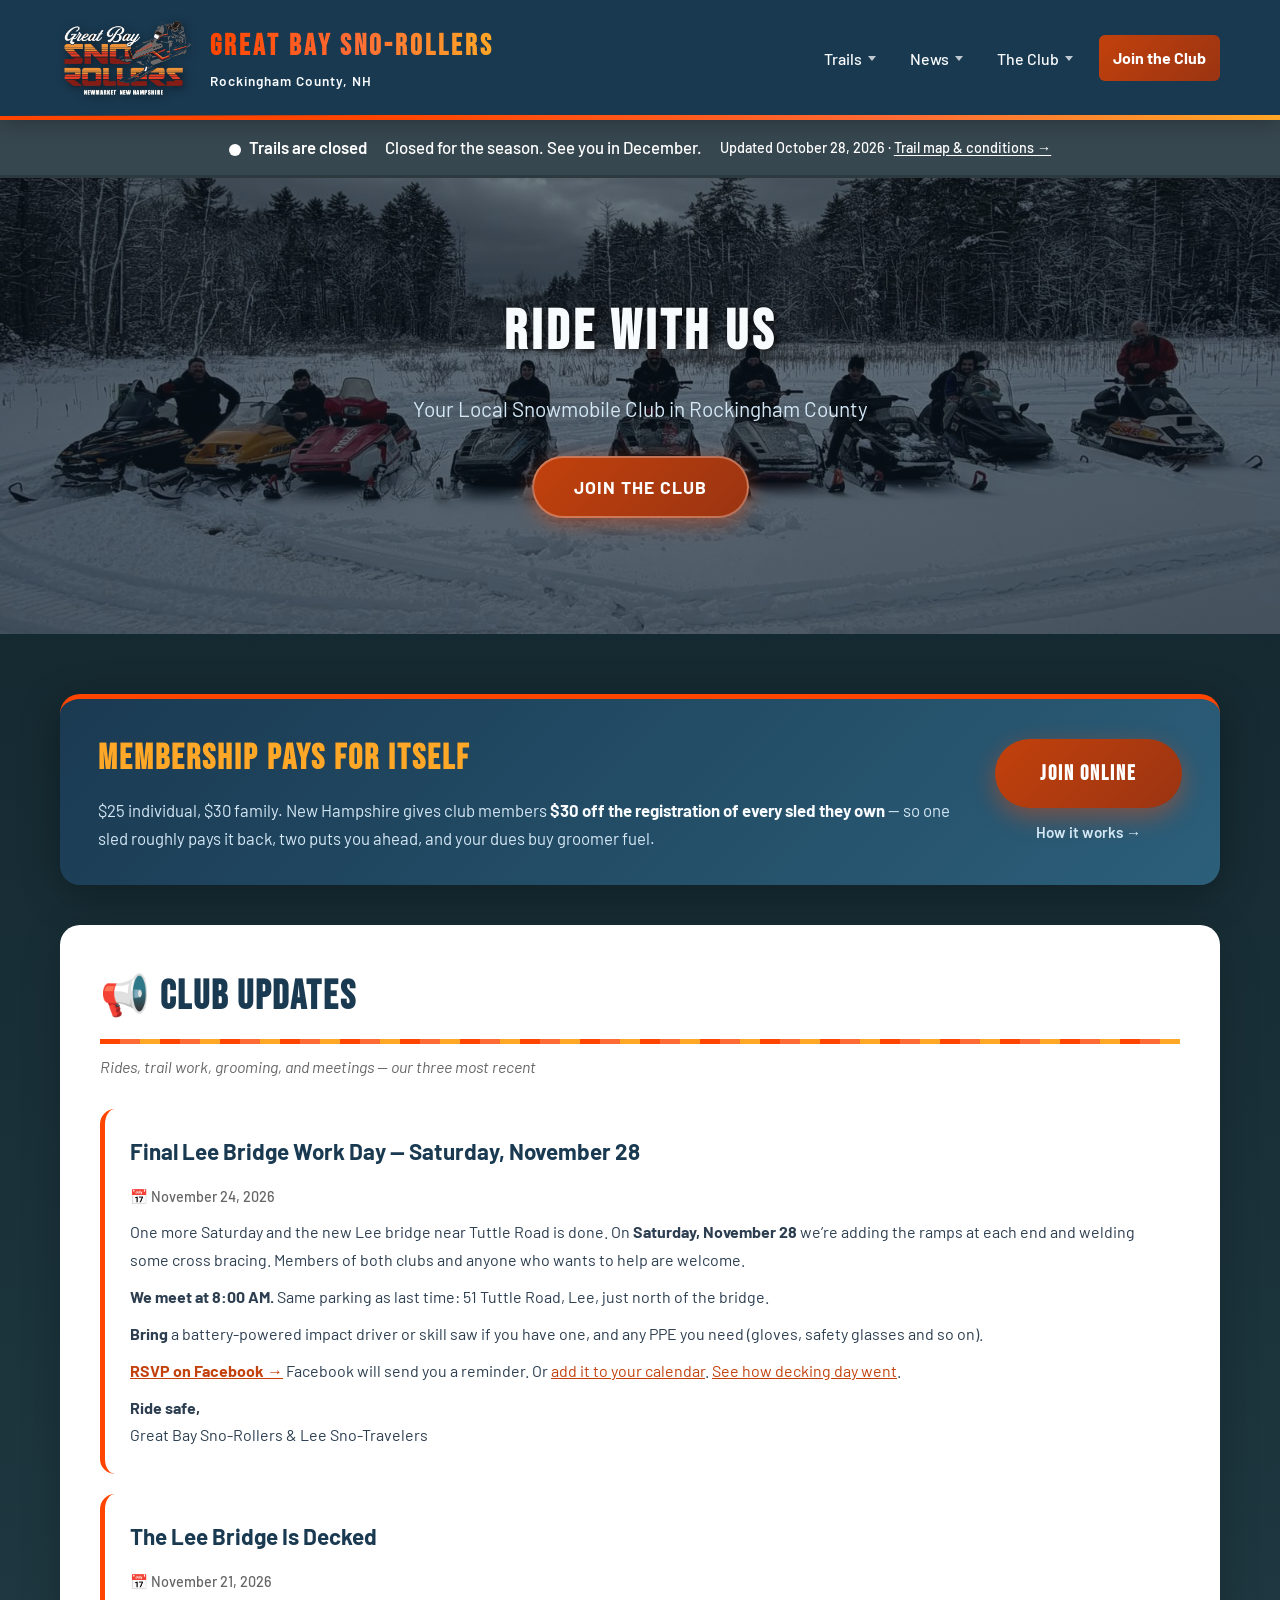
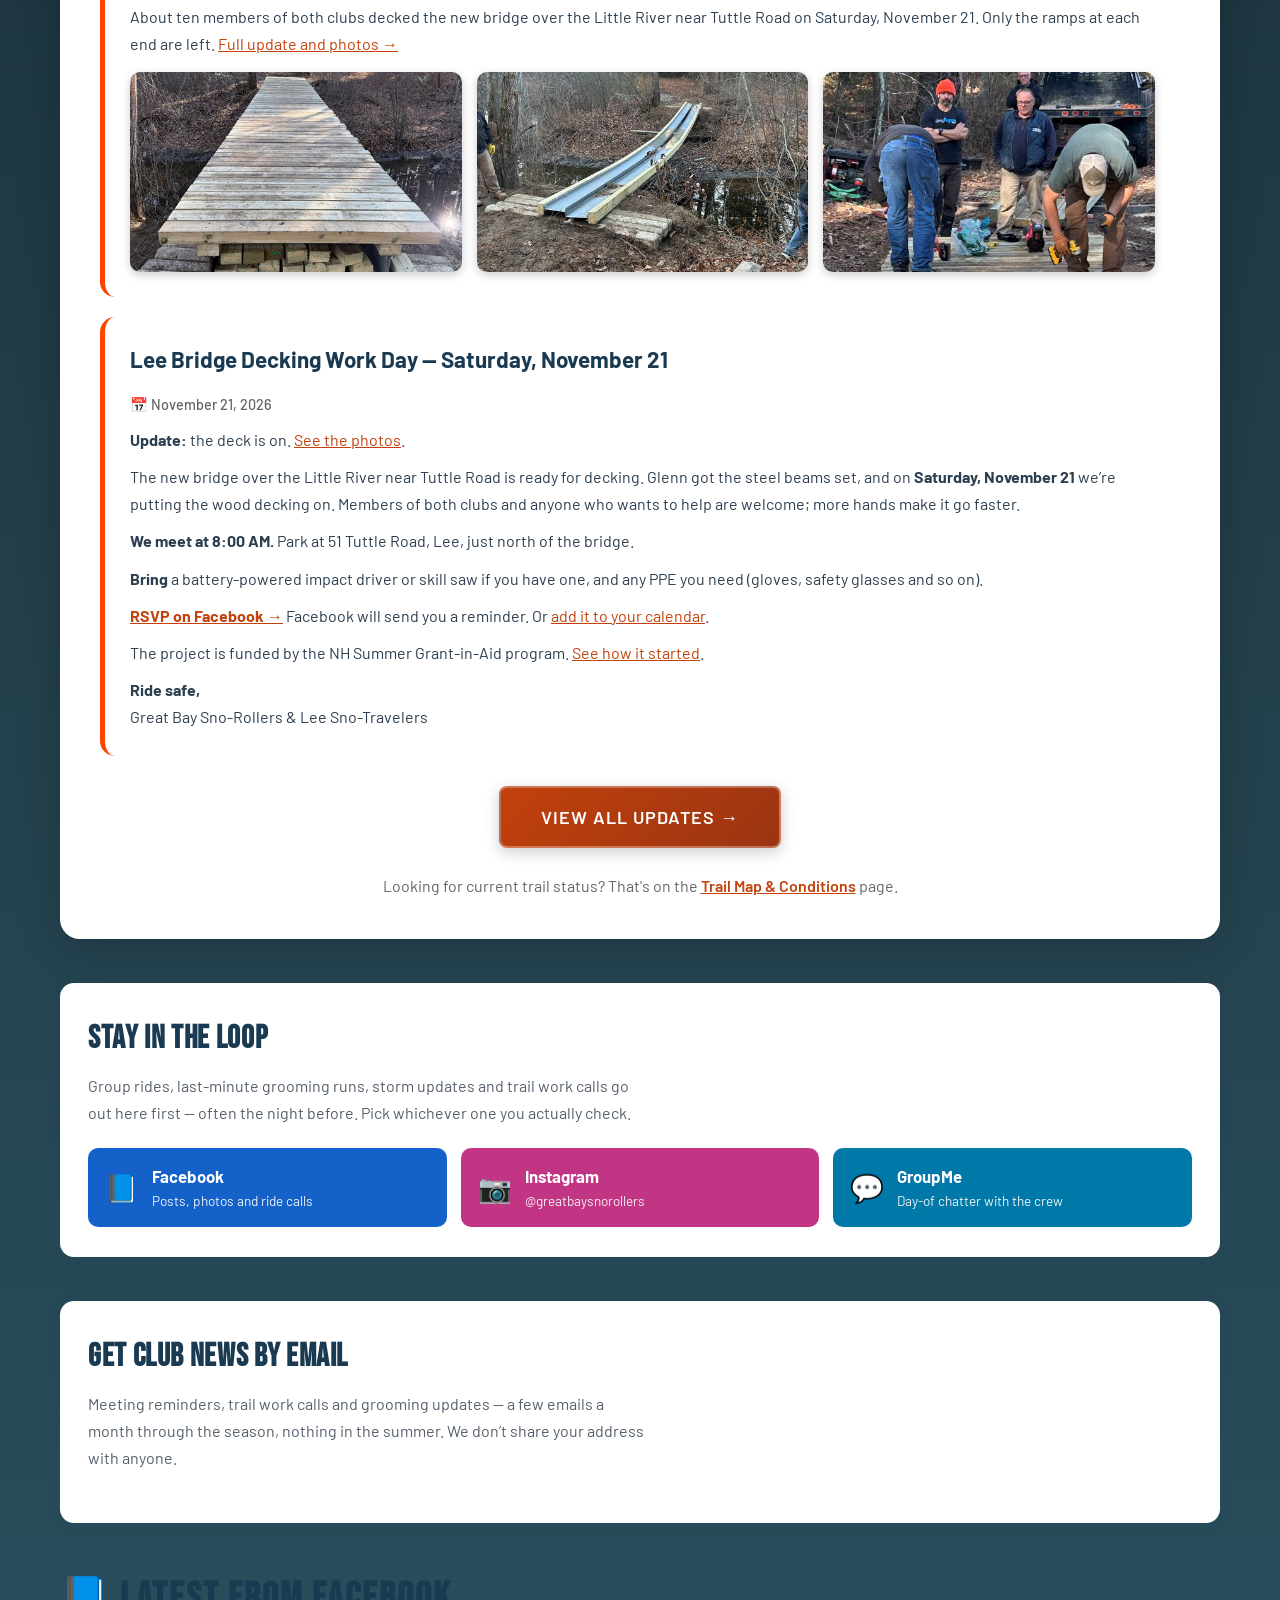
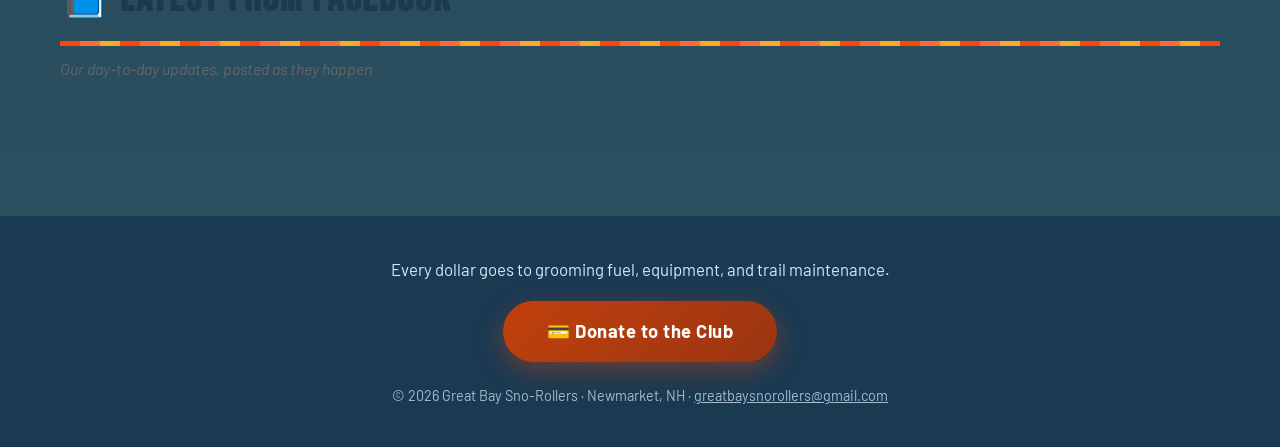
<file: index.html>
<!DOCTYPE html>
<html lang="en">
<head>
    <meta charset="UTF-8">
    <meta name="viewport" content="width=device-width, initial-scale=1.0">
    <title>Great Bay Sno-Rollers - Rockingham County, NH Snowmobile Club</title>
    <meta name="description" content="Great Bay Sno-Rollers is a premier snowmobile club in Rockingham County, NH. Join us for trail rides, events, and community. Get trail updates, weather forecasts, and connect with fellow snowmobile enthusiasts.">
    <meta name="keywords" content="snowmobile, Rockingham County NH, Great Bay Sno-Rollers, snowmobile club, trail updates, NH snowmobiling, winter sports">

    <!-- Open Graph / Facebook -->
    <meta property="og:type" content="website">
    <meta property="og:url" content="https://greatbaysnorollers.com/">
    <meta property="og:title" content="Great Bay Sno-Rollers - NH Snowmobile Club">
    <meta property="og:description" content="Rockingham County's premier snowmobile club. Trail updates, events, and community for snowmobile enthusiasts.">
    <meta property="og:image" content="https://greatbaysnorollers.com/3-MEDIA/1-Photos/Gallery/483100253_645066678070906_3838840164000899336_n.jpg">

    <!-- Twitter -->
    <meta name="twitter:card" content="summary_large_image">
    <meta name="twitter:title" content="Great Bay Sno-Rollers - NH Snowmobile Club">
    <meta name="twitter:description" content="Rockingham County's premier snowmobile club. Trail updates, events, and community.">
    <meta name="twitter:image" content="https://greatbaysnorollers.com/3-MEDIA/1-Photos/Gallery/483100253_645066678070906_3838840164000899336_n.jpg">

    <link rel="icon" href="favicon.ico" sizes="any">
    <link rel="icon" type="image/png" href="3-MEDIA/1-Photos/Logos/favicon-512.png">
    <link rel="apple-touch-icon" href="3-MEDIA/1-Photos/Logos/apple-touch-icon.png">
    <link rel="canonical" href="https://greatbaysnorollers.com/">

    <link rel="preconnect" href="https://fonts.googleapis.com">
    <link rel="preconnect" href="https://fonts.gstatic.com" crossorigin>
    <link href="https://fonts.googleapis.com/css2?family=Bebas+Neue&family=Barlow:wght@400;500;600;700&display=swap" rel="stylesheet">
    <link rel="stylesheet" href="site.css">
    <style>

        /* Header */
        header {
            background: rgba(26, 58, 82, 0.97);
            padding: 1rem 0;
            position: sticky;
            top: 0;
            z-index: 100;
            box-shadow: 0 2px 20px rgba(0, 0, 0, 0.3);
            border-bottom: 4px solid var(--accent-orange);
            border-image: none;
        }

        /* The racing stripe animates its BACKGROUND, not its box. Animating the box
           (translateX) made the page up to twice as wide for half of every cycle,
           which flickered the horizontal scrollbar and reflowed the whole layout. */
        header::after {
            content: '';
            position: absolute;
            bottom: -4px;
            left: 0;
            width: 100%;
            height: 5px;
            background: linear-gradient(90deg,
                transparent 0%,
                var(--logo-gradient-start) 15%,
                var(--logo-gradient-mid) 35%,
                var(--logo-gradient-end) 50%,
                var(--logo-gradient-mid) 65%,
                var(--logo-gradient-start) 85%,
                transparent 100%);
            background-size: 200% 100%;
            animation: racing-stripe 4s linear infinite;
        }

        @keyframes racing-stripe {
            0% { background-position: 100% 0; }
            100% { background-position: -100% 0; }
        }

        @media (prefers-reduced-motion: reduce) {
            header::after { animation: none; }
        }

        /* Hamburger Menu */
        .hamburger {
            display: none;
            flex-direction: column;
            cursor: pointer;
            padding: 10px;
            z-index: 101;
            gap: 0;
        }

        .hamburger span {
            width: 25px;
            height: 3px;
            background: var(--snow-white);
            margin: 3px 0;
            transition: all 0.3s ease;
            border-radius: 3px;
        }

        .hamburger.active span:nth-child(3) {
            transform: rotate(-45deg) translate(7px, -7px);
        }

        /* Hero Section — rotating background photos */
        .hero {
            position: relative;
            padding: 110px 20px;
            text-align: center;
            color: var(--snow-white);
            background: var(--deep-blue);
            overflow: hidden;
            isolation: isolate;
        }

        .hero-slide {
            position: absolute;
            inset: 0;
            background-size: cover;
            background-position: center;
            opacity: 0;
            transition: opacity 1.6s ease-in-out;
            z-index: -2;
        }

        .hero-slide.is-active { opacity: 1; }

        /* readability scrim over whatever photo is showing */
        .hero::before {
            content: '';
            position: absolute;
            inset: 0;
            background: linear-gradient(rgba(10, 22, 32, 0.55), rgba(10, 22, 32, 0.65));
            z-index: -1;
        }

        @media (prefers-reduced-motion: reduce) {
            .hero-slide { transition: none; }
        }

        .hero h2 {
            font-family: 'Bebas Neue', sans-serif;
            font-size: 3.5rem;
            letter-spacing: 4px;
            margin-bottom: 15px;
            text-shadow: 3px 3px 6px rgba(0, 0, 0, 0.7);
            animation: fadeInUp 1s ease;
        }

        .hero p {
            font-size: 1.3rem;
            margin-bottom: 30px;
            color: var(--ice-blue);
            animation: fadeInUp 1s ease 0.2s backwards;
        }

        .cta-button {
            display: inline-block;
            padding: 15px 40px;
            background: linear-gradient(135deg, var(--logo-gradient-start), var(--logo-gradient-mid), var(--logo-gradient-end));
            color: white;
            text-decoration: none;
            border-radius: 50px;
            font-weight: 700;
            font-size: 1.1rem;
            transition: all 0.3s ease;
            box-shadow: 0 5px 20px rgba(255, 69, 0, 0.4);
            animation: fadeInUp 1s ease 0.4s backwards;
            text-transform: uppercase;
            letter-spacing: 1px;
            border: 2px solid rgba(255, 255, 255, 0.3);
            position: relative;
            overflow: hidden;
        }

        .cta-button::before {
            content: '';
            position: absolute;
            top: 50%;
            left: 50%;
            width: 0;
            height: 0;
            border-radius: 50%;
            background: rgba(255, 255, 255, 0.3);
            transform: translate(-50%, -50%);
            transition: width 0.6s, height 0.6s;
        }

        .cta-button:hover::before {
            width: 300px;
            height: 300px;
        }

        .cta-button:hover {
            transform: translateY(-3px) scale(1.05);
            box-shadow: 0 8px 30px rgba(255, 69, 0, 0.6);
        }

        @keyframes fadeInUp {
            from {
                opacity: 0;
                transform: translateY(30px);
            }
            to {
                opacity: 1;
                transform: translateY(0);
            }
        }

        /* ==========================================================
           TRAIL STATUS BAR  --  filled in from the trail Google Sheet
           (see the markup below <body>). Colours: open green, caution
           amber, closed slate (closed is the normal state most of the
           year, so it isn't alarm-red).
           ========================================================== */
        .trail-status-bar {
            padding: 14px 20px;
            text-align: center;
            font-weight: 600;
            font-size: 1.05rem;
            color: #fff;
            border-bottom: 3px solid rgba(0, 0, 0, 0.2);
        }
        .trail-status-bar .status-main {
            display: flex;
            flex-wrap: wrap;
            justify-content: center;
            align-items: center;
            gap: 4px 18px;
        }
        .trail-status-bar .status-comment { font-weight: 500; }
        .trail-status-bar a { color: inherit; text-decoration: underline; text-underline-offset: 2px; white-space: nowrap; }
        .trail-status-bar .status-exceptions {
            list-style: none;
            margin: 8px auto 0;
            padding: 8px 0 0;
            max-width: 900px;
            border-top: 1px solid rgba(255, 255, 255, 0.3);
            font-weight: 500;
            font-size: 0.95rem;
        }
        .trail-status-bar .status-exceptions li { margin: 2px 0; }
        .trail-status-bar.is-caution .status-exceptions { border-top-color: rgba(44, 62, 80, 0.3); }

        .trail-status-bar .status-dot {
            display: inline-block;
            width: 12px;
            height: 12px;
            border-radius: 50%;
            background: currentColor;
            margin-right: 8px;
            vertical-align: middle;
        }

        .trail-status-bar .status-stamp {
            font-weight: 500;
            font-size: 0.9rem;
            opacity: 1;   /* was 0.9: fell under 4.5:1 on the green bar */
        }

        .trail-status-bar.is-open     { background: #2E7D32; }
        .trail-status-bar.is-closed   { background: #37474F; }
        .trail-status-bar.is-caution  { background: #F9A825; color: #2C3E50; }

        /* ---------- "THE TRAILS ARE OPEN" hero (switch in the script after the hero) ---------- */
        .hero.season-open { padding: 80px 20px 90px; }
        .season-eyebrow {
            display: inline-block;
            background: #2E7D32;            /* 5.1:1 with white */
            color: #fff;
            font-weight: 700;
            letter-spacing: 2px;
            text-transform: uppercase;
            font-size: 0.85rem;
            padding: 6px 16px;
            border-radius: 50px;
            margin-bottom: 14px;
            border: 2px solid rgba(255, 255, 255, 0.35);
        }
        .hero.season-open h2 { font-size: 5rem; letter-spacing: 6px; margin-bottom: 8px; line-height: 1; }
        .hero.season-open .season-pitch { font-size: 1.2rem; max-width: 640px; margin: 0 auto 28px; color: #fff; }
        .season-actions {
            display: flex;
            flex-wrap: wrap;
            gap: 12px 14px;
            justify-content: center;
            align-items: center;
        }
        .season-ghost {
            display: inline-block;
            padding: 13px 26px;
            border: 2px solid rgba(255, 255, 255, 0.85);
            border-radius: 50px;
            color: #fff;
            text-decoration: none;
            font-weight: 700;
            text-transform: uppercase;
            letter-spacing: 1px;
            font-size: 0.95rem;
            background: rgba(10, 22, 32, 0.35);
            transition: background 0.2s ease;
        }
        .season-ghost:hover, .season-ghost:focus-visible { background: rgba(10, 22, 32, 0.7); }
        @media (max-width: 600px) {
            .hero.season-open h2 { font-size: 3.2rem; letter-spacing: 3px; }
            .hero.season-open .season-pitch { font-size: 1.05rem; }
            .season-actions a { width: 100%; max-width: 320px; box-sizing: border-box; text-align: center; }
        }

        /* ---------- Facebook follow band ---------- */
        .fb-follow {
            display: flex;
            align-items: center;
            flex-wrap: wrap;
            gap: 24px;
            background: #fff;
            border-radius: 20px;
            padding: 32px 38px;
            margin-top: 60px;
            box-shadow: 0 10px 40px rgba(0, 0, 0, .2);
            border-left: 6px solid #1877F2;
        }

        .fb-follow-icon { font-size: 2.6rem; line-height: 1; }

        .fb-follow-text { flex: 1 1 380px; }

        .fb-follow-text h2 {
            font-family: 'Bebas Neue', sans-serif;
            font-size: 1.9rem;
            letter-spacing: 1.5px;
            color: var(--deep-blue);
            margin-bottom: 8px;
        }

        .fb-follow-text p { color: #55606c; margin: 0; line-height: 1.7; }

        .fb-follow-btn {
            flex: 0 0 auto;
            display: inline-block;
            padding: 15px 34px;
            background: #1877F2;
            color: #fff;
            text-decoration: none;
            border-radius: 8px;
            font-weight: 700;
            font-size: 1.05rem;
            transition: transform .25s ease, filter .25s ease;
        }

        .fb-follow-btn:hover { transform: translateY(-2px); filter: brightness(1.08); }

        @media (max-width: 700px) {
            .fb-follow { padding: 26px 22px; }
            .fb-follow-btn { width: 100%; text-align: center; }
        }

        /* Trail Updates Section */
        .updates-section {
            background: white;
            border-radius: 20px;
            padding: 40px;
            margin-bottom: 40px;
            box-shadow: 0 10px 40px rgba(0, 0, 0, 0.2);
        }

        .section-title {
            font-family: 'Bebas Neue', sans-serif;
            font-size: 2.5rem;
            letter-spacing: 2px;
            color: var(--deep-blue);
            margin-bottom: 10px;
            display: flex;
            align-items: center;
            gap: 15px;
            position: relative;
            padding-bottom: 15px;
        }

        .section-title::after {
            content: '';
            position: absolute;
            bottom: 0;
            left: 0;
            width: 100%;
            height: 5px;
            background: repeating-linear-gradient(
                90deg,
                var(--logo-gradient-start) 0px,
                var(--logo-gradient-start) 20px,
                var(--logo-gradient-mid) 20px,
                var(--logo-gradient-mid) 40px,
                var(--logo-gradient-end) 40px,
                var(--logo-gradient-end) 60px
            );
        }

        .section-subtitle {
            color: #666;
            margin-bottom: 30px;
            font-style: italic;
        }

        /* Update Cards */
        .updates-grid {
            display: grid;
            gap: 20px;
        }

        .update-card {
            background: linear-gradient(135deg, #f5f7fa 0%, #c3cfe2 100%);
            border-radius: 15px;
            padding: 25px;
            border-left: 8px solid var(--accent-orange);
            transition: all 0.3s ease;
            position: relative;
            overflow: hidden;
        }

        .update-card:hover {
            transform: translateY(-5px);
            box-shadow: 0 10px 30px rgba(0, 0, 0, 0.15);
        }

        /* Cards drawn by updates.js (was an inline style on every card) */
        .updates-grid .update-card {
            background: white;
            border-left: 5px solid var(--logo-gradient-start);
            scroll-margin-top: 140px;   /* clears the fixed header when a link jumps here */
        }
        @media (max-width: 900px) { .updates-grid .update-card { scroll-margin-top: 205px; } }
        .update-content p + p, .update-content p + ul, .update-content ul + p { margin-top: 10px; }
        .update-content ul { padding-left: 25px; line-height: 1.8; }
        .update-ps { font-style: italic; color: #55606c; }

        .update-card.status-open {
            border-left-color: var(--success-green);
            border-left-width: 6px;
        }

        .update-card.status-closed {
            border-left-color: var(--danger-red);
            border-left-width: 6px;
        }

        .update-card.status-caution {
            border-left-color: var(--warning-yellow);
            border-left-width: 6px;
        }

        .update-header {
            display: flex;
            justify-content: space-between;
            align-items: start;
            margin-bottom: 15px;
            gap: 15px;
        }

        .update-title {
            font-size: 1.4rem;
            font-weight: 700;
            color: var(--deep-blue);
            flex: 1;
        }

        .status-badge {
            padding: 6px 15px;
            border-radius: 20px;
            font-size: 0.85rem;
            font-weight: 600;
            text-transform: uppercase;
            letter-spacing: 0.5px;
            white-space: nowrap;
        }

        .status-badge.open {
            background: var(--success-green);
            color: white;
        }

        .status-badge.closed {
            background: var(--danger-red);
            color: white;
        }

        .status-badge.caution {
            background: var(--warning-yellow);
            color: var(--text-dark);
        }

        .update-date {
            color: #666;
            font-size: 0.9rem;
            margin-bottom: 10px;
            font-weight: 500;
        }

        .update-content {
            color: var(--text-dark);
            line-height: 1.7;
        }

        .update-images {
            display: grid;
            grid-template-columns: repeat(auto-fit, minmax(250px, 1fr));
            gap: 15px;
            margin-top: 15px;
        }

        .update-images img {
            width: 100%;
            height: 200px;
            object-fit: cover;
            border-radius: 10px;
            box-shadow: 0 3px 10px rgba(0, 0, 0, 0.2);
            transition: transform 0.3s ease;
            cursor: pointer;
        }

        .update-images img:hover {
            transform: scale(1.05);
        }

        /* Expandable Content */
        .expandable-content {
            position: relative;
        }

        .expandable-content.collapsed {
            max-height: 150px;
            overflow: hidden;
        }

        .expandable-content.collapsed::after {
            content: '';
            position: absolute;
            bottom: 0;
            left: 0;
            right: 0;
            height: 80px;
            background: linear-gradient(to bottom, transparent, white);
        }

        .expand-button {
            display: inline-block;
            margin-top: 10px;
            padding: 8px 20px;
            background: linear-gradient(135deg, var(--logo-gradient-start), var(--logo-gradient-end));
            color: white;
            border: none;
            border-radius: 6px;
            font-weight: 600;
            cursor: pointer;
            transition: transform 0.3s ease;
            font-size: 0.9rem;
        }

        .expand-button:hover {
            transform: translateY(-2px);
        }

        /* Join Section */
        .join-section {
            background: linear-gradient(135deg, var(--deep-blue) 0%, #2c5f7a 100%);
            border-radius: 20px;
            padding: 50px 40px;
            margin: 40px 0;
            text-align: center;
            box-shadow: 0 10px 40px rgba(0, 0, 0, 0.3);
            position: relative;
            overflow: hidden;
        }

        .join-section::before {
            content: '';
            position: absolute;
            top: 0;
            left: 0;
            width: 100%;
            height: 5px;
            background: linear-gradient(90deg, var(--logo-gradient-start), var(--logo-gradient-mid), var(--logo-gradient-end));
        }

        .join-section h2 {
            font-family: 'Bebas Neue', sans-serif;
            font-size: 3rem;
            letter-spacing: 3px;
            color: var(--accent-yellow);
            margin-bottom: 15px;
        }

        .join-section p {
            color: var(--ice-blue);
            font-size: 1.2rem;
            margin-bottom: 30px;
            line-height: 1.8;
        }

        .join-benefits {
            display: grid;
            grid-template-columns: repeat(auto-fit, minmax(200px, 1fr));
            gap: 20px;
            margin: 30px 0;
            text-align: left;
        }

        .benefit-item {
            background: rgba(255, 255, 255, 0.1);
            padding: 20px;
            border-radius: 10px;
            border-left: 4px solid var(--logo-gradient-start);
            backdrop-filter: blur(10px);
        }

        .benefit-item h4 {
            color: var(--snow-white);
            font-family: 'Bebas Neue', sans-serif;
            font-size: 1.3rem;
            letter-spacing: 1px;
            margin-bottom: 8px;
        }

        .benefit-item p {
            color: var(--ice-blue);
            font-size: 0.95rem;
            margin-bottom: 0;
        }

        .join-button {
            display: inline-block;
            background: linear-gradient(135deg, var(--logo-gradient-start), var(--logo-gradient-end));
            color: white;
            padding: 18px 45px;
            font-size: 1.3rem;
            font-weight: 700;
            text-decoration: none;
            border-radius: 50px;
            transition: all 0.3s ease;
            font-family: 'Bebas Neue', sans-serif;
            letter-spacing: 2px;
            box-shadow: 0 8px 25px rgba(255, 69, 0, 0.4);
        }

        .join-button:hover {
            transform: translateY(-3px) scale(1.05);
            box-shadow: 0 12px 35px rgba(255, 69, 0, 0.6);
        }

        /* Membership: the money argument */
        .join-headline {
            font-size: 1.35rem !important;
            color: var(--snow-white) !important;
            max-width: 720px;
            margin: 0 auto 10px !important;
        }

        .join-headline strong {
            color: var(--accent-yellow);
        }

        .join-math {
            background: rgba(0, 0, 0, 0.25);
            border: 1px solid rgba(255, 255, 255, 0.15);
            border-radius: 14px;
            padding: 25px 30px;
            margin: 30px auto;
            max-width: 560px;
            text-align: left;
        }

        .join-math dl {
            display: grid;
            grid-template-columns: 1fr auto;
            gap: 10px 20px;
            margin: 0;
        }

        .join-math dt {
            color: var(--ice-blue);
        }

        .join-math dd {
            margin: 0;
            text-align: right;
            font-weight: 700;
            color: var(--snow-white);
            white-space: nowrap;
        }

        .join-math .total {
            border-top: 1px solid rgba(255, 255, 255, 0.25);
            padding-top: 12px;
            margin-top: 4px;
        }

        .join-math .total dd,
        .join-math .total dt {
            color: var(--accent-yellow);
            font-size: 1.1rem;
            font-weight: 700;
        }

        .join-steps {
            list-style: none;
            counter-reset: step;
            max-width: 620px;
            margin: 30px auto;
            text-align: left;
        }

        .join-steps li {
            counter-increment: step;
            position: relative;
            padding: 8px 0 8px 46px;
            color: var(--ice-blue);
            line-height: 1.6;
        }

        .join-steps li::before {
            content: counter(step);
            position: absolute;
            left: 0;
            top: 8px;
            width: 30px;
            height: 30px;
            border-radius: 50%;
            background: linear-gradient(135deg, var(--logo-gradient-start), var(--logo-gradient-end));
            color: #fff;
            font-weight: 700;
            display: flex;
            align-items: center;
            justify-content: center;
        }

        .join-note {
            font-size: 0.95rem !important;
            color: var(--ice-blue) !important;
            opacity: 0.85;
            max-width: 620px;
            margin: 18px auto 0 !important;
        }

        /* Compact membership banner — full detail lives on membership.html */
        .join-banner {
            background: linear-gradient(135deg, var(--deep-blue) 0%, #2c5f7a 100%);
            border-radius: 20px;
            padding: 32px 38px;
            margin-bottom: 40px;
            box-shadow: 0 10px 40px rgba(0, 0, 0, 0.3);
            border-top: 5px solid var(--accent-orange);
            display: flex;
            flex-wrap: wrap;
            align-items: center;
            justify-content: space-between;
            gap: 26px;
        }

        .join-banner-text { flex: 1 1 420px; }

        .join-banner h2 {
            font-family: 'Bebas Neue', sans-serif;
            font-size: 2.2rem;
            letter-spacing: 2px;
            color: var(--accent-yellow);
            margin-bottom: 8px;
        }

        .join-banner p {
            color: var(--ice-blue);
            font-size: 1.05rem;
            line-height: 1.7;
            margin: 0;
        }

        .join-banner p strong { color: var(--snow-white); }

        .join-banner-actions {
            display: flex;
            flex-direction: column;
            align-items: center;
            gap: 12px;
            flex: 0 0 auto;
        }

        .join-banner-more {
            color: var(--ice-blue);
            text-decoration: none;
            font-weight: 600;
            font-size: 0.95rem;
            border-bottom: 1px solid transparent;
        }

        .join-banner-more:hover { border-bottom-color: var(--accent-orange); }

        @media (max-width: 700px) {
            .join-banner { padding: 26px 22px; }
            .join-banner-actions { width: 100%; }
            .join-banner-actions .join-button { width: 100%; text-align: center; }
        }

        /* Footer */
        footer {
            background: var(--deep-blue);
            color: var(--snow-white);
            padding: 40px 20px;
            text-align: center;
            margin-top: 0;
        }

        /* Responsive */
        @media (max-width: 768px) {
            .hero h2 {
                font-size: 2.5rem;
            }

            .hero p {
                font-size: 1.1rem;
            }

            .section-title {
                font-size: 2rem;
            }

            .hamburger {
                display: flex;
            }

            .update-header {
                flex-direction: column;
                align-items: start;
            }

            .logo-text h1 {
                font-size: 1.4rem;
            }

            .logo-image {
                height: 64px;
            }
        }

        /* Connect row + Facebook feed */
        .connect {
            background: #fff; border-radius: 14px; padding: 30px 28px;
            box-shadow: 0 2px 14px rgba(26,58,82,.08); margin: 44px 0;
        }
        .connect-head h2 {
            font-family: 'Bebas Neue', sans-serif; font-size: 2rem; letter-spacing: .02em;
            color: var(--deep-blue, #1A3A52); margin: 0 0 8px;
        }
        .connect-head p { color: #55606c; margin: 0 0 22px; line-height: 1.7; max-width: 62ch; }
        .connect-links { display: grid; grid-template-columns: repeat(auto-fit, minmax(230px, 1fr)); gap: 14px; }
        .connect-btn {
            display: flex; align-items: center; gap: 13px; min-width: 0;
            padding: 15px 17px; border-radius: 10px; text-decoration: none; color: #fff;
            transition: transform .18s ease, filter .18s ease;
        }
        .connect-btn:hover { transform: translateY(-2px); filter: brightness(1.08); }
        .cb-icon { font-size: 1.7rem; line-height: 1; flex: none; }
        .cb-text { display: flex; flex-direction: column; min-width: 0; }
        .cb-text strong { font-size: 1.05rem; font-weight: 700; }
        .cb-text em { font-style: normal; font-size: .85rem; opacity: .92; }
        .cb-fb { background: #1461C9; }
        .cb-ig { background: #C13584; }
        .cb-gm { background: #0078A8; }

        .fb-section { margin: 44px 0; }
        .fb-embed { display: flex; justify-content: center; max-width: 100%; }
        /* The page plugin renders a fixed-pixel iframe (data-width), which overflows
           a phone. Clamp the iframe and its wrapper span to the container instead. */
        .fb-embed .fb-page,
        .fb-embed .fb-page > span,
        .fb-embed .fb-page iframe { max-width: 100% !important; }
        .fb-fallback {
            background: #fff; border: 1px solid #d0d5da; border-radius: 12px;
            padding: 22px 24px; text-align: center; max-width: 500px;
        }
        .fb-fallback p { margin: 0 0 8px; color: #55606c; }
        .fb-fallback a { color: var(--link-orange, #C2410C); font-weight: 600; }
        @media (max-width: 600px) {
            .connect { padding: 24px 20px; }
        }

        /* MailerLite signup form, restyled to match the site.
           Their rules are #mlb2-xxxxx.ml-form-embedContainer ... !important, so
           these are scoped under #gbsr-signup to outrank them. */
        #gbsr-signup { max-width: 100%; }
        #gbsr-signup .ml-form-embedContainer.ml-subscribe-form .ml-form-embedWrapper {
            background-color: transparent !important;
            box-shadow: none !important;
            width: 100% !important;
            max-width: 560px !important;
        }
        #gbsr-signup .ml-form-embedContainer.ml-subscribe-form .ml-form-embedWrapper .ml-form-embedBody {
            padding: 0 !important;
        }
        /* The panel already carries a heading; hide MailerLite's duplicate. */
        #gbsr-signup .ml-form-embedContainer.ml-subscribe-form .ml-form-embedWrapper .ml-form-embedBody .ml-form-embedContent {
            display: none !important;
        }
        #gbsr-signup .ml-form-embedContainer.ml-subscribe-form .ml-form-embedWrapper .ml-form-embedBody .ml-form-fieldRow input,
        #gbsr-signup .ml-form-embedContainer.ml-subscribe-form .ml-form-embedWrapper .ml-form-embedBody .ml-form-fieldRow textarea,
        #gbsr-signup .ml-form-embedContainer.ml-subscribe-form .ml-form-embedWrapper .ml-form-embedBody .ml-form-fieldRow .custom-select {
            font-family: 'Barlow', sans-serif !important;
            font-size: 1rem !important;
            border-color: #cbd5dd !important;
            border-radius: 8px !important;
            padding: 13px 14px !important;
            color: #2C3E50 !important;
        }
        #gbsr-signup .ml-form-embedContainer.ml-subscribe-form .ml-form-embedWrapper .ml-form-embedBody .ml-form-fieldRow input:focus,
        #gbsr-signup .ml-form-embedContainer.ml-subscribe-form .ml-form-embedWrapper .ml-form-embedBody .ml-form-fieldRow textarea:focus {
            border-color: #C2410C !important;
            outline: 2px solid rgba(194,65,12,.25) !important;
        }
        #gbsr-signup .ml-form-embedContainer.ml-subscribe-form .ml-form-embedWrapper .ml-form-embedBody .ml-form-embedSubmit button {
            background: linear-gradient(135deg, #C2410C, #9A3412) !important;
            font-family: 'Barlow', sans-serif !important;
            font-size: 1.02rem !important;
            font-weight: 700 !important;
            letter-spacing: .3px !important;
            border-radius: 8px !important;
            padding: 15px !important;
        }
        #gbsr-signup .ml-form-embedContainer.ml-subscribe-form .ml-form-embedWrapper .ml-form-embedBody .ml-form-embedSubmit button:hover {
            filter: brightness(1.08);
            background: linear-gradient(135deg, #C2410C, #9A3412) !important;
        }
        #gbsr-signup .ml-form-embedContainer.ml-subscribe-form .ml-form-embedWrapper .ml-form-embedBody .ml-form-checkboxRow .label-description p,
        #gbsr-signup .ml-form-embedContainer.ml-subscribe-form .ml-form-embedWrapper .ml-form-embedBody .ml-form-embedPermissions .ml-form-embedPermissionsContent p {
            font-family: 'Barlow', sans-serif !important;
            font-size: .9rem !important;
            line-height: 1.5 !important;
            color: #55606c !important;
        }
        #gbsr-signup .ml-form-embedContainer.ml-subscribe-form .ml-form-embedWrapper .ml-form-embedBody .ml-form-checkboxRow input[type=checkbox]:checked ~ .label-description::before {
            border-color: #C2410C !important;
            background-color: #C2410C !important;
        }
        /* reCAPTCHA is a fixed-width widget; keep it inside the column on phones. */
        #gbsr-signup .ml-form-recaptcha { max-width: 100% !important; overflow: hidden !important; }

    </style>
</head>
<body>
    <header>
        <nav>
            <a href="index.html" class="logo" aria-label="Great Bay Sno-Rollers - back to home">
                <img src="3-MEDIA/1-Photos/Logos/GreatBaySnoRoller-LOGO.png" alt="Great Bay Sno-Rollers Logo" class="logo-image" width="946" height="587">
                <div class="logo-text">
                    <h1>GREAT BAY SNO-ROLLERS</h1>
                    <p>Rockingham County, NH</p>
                </div>
            </a>
            <div class="hamburger" onclick="toggleMenu()">
                <span></span>
                <span></span>
                <span></span>
            </div>
            <ul class="nav-links" id="navLinks">
                <li class="nav-item">
                    <button type="button" class="nav-trigger" aria-expanded="false" aria-haspopup="true">Trails</button>
                    <ul class="dropdown">
                        <li><a href="trails.html" onclick="closeMenu()">Trail Map &amp; Conditions</a></li>
                        <li><a href="weather-trails.html" onclick="closeMenu()">Weather &amp; Radar</a></li>
                    </ul>
                </li>
                <li class="nav-item">
                    <button type="button" class="nav-trigger" aria-expanded="false" aria-haspopup="true">News</button>
                    <ul class="dropdown">
                        <li><a href="club-updates.html" onclick="closeMenu()">Club Updates</a></li>
                        <li><a href="gallery.html" onclick="closeMenu()">Photo Gallery</a></li>
                        <li><a href="events.html" onclick="closeMenu()">Events Calendar</a></li>
                    </ul>
                </li>
                <li class="nav-item">
                    <button type="button" class="nav-trigger" aria-expanded="false" aria-haspopup="true">The Club</button>
                    <ul class="dropdown">
                        <li><a href="get-involved.html" onclick="closeMenu()">Get Involved</a></li>
                        <li><a href="equipment.html" onclick="closeMenu()">Groomers &amp; Equipment</a></li>
                        <li><a href="supporters.html" onclick="closeMenu()">Our Supporters</a></li>
                        <li><a href="merch.html" onclick="closeMenu()">Club Merch</a></li>
                        <li><a class="donate" href="https://venmo.com/u/greatbaysnorollers" target="_blank" rel="noopener" onclick="closeMenu()">&#128179; Donate to the Club</a></li>
                    </ul>
                </li>
                <li><a href="membership.html" class="nav-join" onclick="closeMenu()">Join the Club</a></li>
            </ul>
        </nav>
    </header>


    <!-- ============================================================
         TRAIL STATUS BAR -- no need to edit this.
         It fills itself in from the trail naming Google Sheet, tab
         "Website Status" (the same one the trails page reads, via
         trail-status.js): row 2 NETWORK gives the status, comment and
         Updated date; any trail set differently is listed underneath.
         The text below only shows if the sheet can't be reached.
         ============================================================ -->
    <div class="trail-status-bar is-closed" id="trail-status-bar">
        <div class="status-main">
            <span class="status-head"><span class="status-dot" aria-hidden="true"></span><span id="ts-label">Trails are closed</span></span>
            <span class="status-comment" id="ts-comment">Closed for the season. See you in December.</span>
            <span class="status-stamp">Updated <span id="ts-updated">October 28, 2026</span> &middot; <a href="trails.html">Trail map &amp; conditions &rarr;</a></span>
        </div>
        <ul class="status-exceptions" id="ts-exceptions" hidden></ul>
    </div>

    <section class="hero">
        <!-- ============================================================
             HERO PHOTOS. They cross-fade every 7 seconds.
             To change them: edit the background-image paths below.
             To add one: copy a whole <div class="hero-slide" ...></div> line.
             To stop the rotation: delete all but the first line.
             Use LANDSCAPE photos — portrait ones get badly cropped.
             ============================================================ -->
        <div class="hero-slide is-active" style="background-image: url('3-MEDIA/1-Photos/Hero/club-lineup-marsh.jpg')"></div>
        <div class="hero-slide" style="background-image: url('3-MEDIA/1-Photos/Hero/sled-lineup-bluebird.jpg')"></div>
        <div class="hero-slide" style="background-image: url('3-MEDIA/1-Photos/Hero/riders-on-the-river.jpg')"></div>
        <div class="hero-slide" style="background-image: url('3-MEDIA/1-Photos/Hero/single-file-trail.jpg')"></div>

        <div class="hero-default" id="hero-default">
            <h2>RIDE WITH US</h2>
            <p>Your Local Snowmobile Club in Rockingham County</p>
            <a href="#join" class="cta-button">Join the Club</a>
        </div>

        <!-- "THE TRAILS ARE OPEN" announcement. It replaces the text above
             whenever the trail sheet's NETWORK row says Open (or Caution),
             once SEASON_BANNER_ON is set to true in the script below. -->
        <div class="hero-season" id="hero-season" hidden>
            <span class="season-eyebrow" id="season-label">2026&ndash;27 season</span>
            <h2>THE TRAILS ARE OPEN</h2>
            <p class="season-pitch">Your membership keeps them groomed. <strong>$25 individual, $30 family</strong>,
               and New Hampshire takes $30 off the registration of every sled you own.</p>
            <div class="season-actions">
                <a href="https://tinyurl.com/GreatBaySnoRollers" target="_blank" rel="noopener" class="cta-button">Join or renew</a>
                <a href="trails.html" class="season-ghost">Trail map &amp; conditions</a>
                <a href="https://slednh.com/nh-snowmobile-trail-map/" target="_blank" rel="noopener" class="season-ghost">Get the SledNH app</a>
            </div>
        </div>
    </section>

    <script src="trails-data.js"></script>
    <script src="trail-status.js"></script>
    <script>
        /* ============================================================
           "THE TRAILS ARE OPEN" BANNER SWITCH
           false = the homepage never shows it (the status bar still works).
           true  = it appears by itself whenever the trail sheet's NETWORK
                   status is Open or Caution, and goes away when it's Closed.
           To preview it on your own computer, open the homepage from a
           local server with ?preview=open on the end of the address.
           ============================================================ */
        var SEASON_BANNER_ON = true;  // on since 2026-11-24: the sheet's NETWORK status now decides

        // Fill the trail status bar and the banner: built-in values first,
        // then the sheet's when it loads.
        (function () {
            var bar = document.getElementById('trail-status-bar');
            var local = /^(localhost|127\.0\.0\.1|\[::1\])$/.test(location.hostname);
            var preview = local && /[?&]preview=open\b/.test(location.search);

            // "2026–27 season": the winter that starts in the current or coming December.
            var now = new Date();
            var y = now.getMonth() >= 6 ? now.getFullYear() : now.getFullYear() - 1;
            document.getElementById('season-label').textContent =
                y + '–' + String(y + 1).slice(2) + ' season';
            var LABELS = {
                open:    'Trails are open',
                caution: 'Trails are open: ride with caution',
                closed:  'Trails are closed'
            };
            var names = {};
            (window.TRAIL_DATA || []).forEach(function (t) { names[t.id] = t.name; });

            // "GREENWAY TRL" -> "Greenway Trail"; unnamed trails show their id (e.g. GB-05).
            function trailName(id) {
                var n = names[id];
                if (!n) return id;
                if (n === n.toUpperCase()) {
                    n = n.toLowerCase().replace(/\b[a-z]/g, function (c) { return c.toUpperCase(); });
                }
                return n.replace(/\bTrl\b/gi, 'Trail');
            }

            function render() {
                var st = NETWORK_STATUS.status;
                bar.className = 'trail-status-bar is-' + st;
                document.getElementById('ts-label').textContent = LABELS[st] || LABELS.closed;
                document.getElementById('ts-comment').textContent = NETWORK_STATUS.comment || '';
                document.getElementById('ts-updated').textContent = LAST_UPDATED;

                var list = document.getElementById('ts-exceptions');
                var ex = trailExceptions();
                list.innerHTML = '';
                list.hidden = !ex.length;
                var MAX = 4;
                ex.slice(0, MAX).forEach(function (e) {
                    var li = document.createElement('li');
                    var b = document.createElement('strong');
                    b.textContent = trailName(e.id) + ': ' + e.status.charAt(0).toUpperCase() + e.status.slice(1);
                    li.appendChild(b);
                    if (e.comment) li.appendChild(document.createTextNode(' — ' + e.comment));
                    list.appendChild(li);
                });
                if (ex.length > MAX) {
                    var more = document.createElement('li');
                    more.innerHTML = '<a href="trails.html">' + (ex.length - MAX) + ' more on the trail map</a>';
                    list.appendChild(more);
                }

                // the "trails are open" banner
                var season = (SEASON_BANNER_ON || preview) && (st === 'open' || st === 'caution');
                document.getElementById('hero-season').hidden = !season;
                document.getElementById('hero-default').hidden = season;
                document.querySelector('.hero').classList.toggle('season-open', season);
            }

            if (preview) {
                // Local preview only: a made-up opening day, so the banner and
                // the exceptions list can be seen without touching the real sheet.
                applySheet(parseCSV(
                    'Trail ID,Status,Comments,Updated\n' +
                    'NETWORK,Open,"Groomed overnight, ride on the right",December 21 (preview)\n' +
                    'gb-GREENWAY_TRL,Closed,Closed for a timber harvest until early to mid January,\n' +
                    'gb-NEAL_MILL_EXTENSION,Closed,Closed for a timber harvest until early to mid January,\n'));
                render();
            } else {
                render();
                loadTrailStatus(render);
            }
        })();
    </script>

    <script>
        // Cross-fade the hero photos. Respects "reduce motion" system settings.
        (function () {
            var slides = document.querySelectorAll('.hero-slide');
            if (slides.length < 2) return;
            if (window.matchMedia('(prefers-reduced-motion: reduce)').matches) return;
            var i = 0;
            setInterval(function () {
                slides[i].classList.remove('is-active');
                i = (i + 1) % slides.length;
                slides[i].classList.add('is-active');
            }, 7000);
        })();
    </script>

    <main class="container">
        <!-- Join the Club Section -->
        <section class="join-banner" id="join">
            <div class="join-banner-text">
                <h2>MEMBERSHIP PAYS FOR ITSELF</h2>
                <p>$25 individual, $30 family. New Hampshire gives club members <strong>$30 off
                   the registration of every sled they own</strong> &mdash; so one sled roughly pays
                   it back, two puts you ahead, and your dues buy groomer fuel.</p>
            </div>
            <div class="join-banner-actions">
                <a href="https://tinyurl.com/GreatBaySnoRollers" target="_blank" rel="noopener" class="join-button">Join Online</a>
                <a href="membership.html" class="join-banner-more">How it works &rarr;</a>
            </div>
        </section>

        <!-- Trail Conditions Section -->
        <section id="updates" class="updates-section">
            <h2 class="section-title">
                📢 Club Updates
            </h2>
            <p class="section-subtitle">Rides, trail work, grooming, and meetings &mdash; our three most recent</p>

            <!-- Posts come from updates-data.js: the newest 3 show here. -->
            <div class="updates-grid" data-updates="3">
                <noscript><p>Club updates need JavaScript turned on. They are also posted on our
                   <a href="https://www.facebook.com/GreatBaySnoRollersLeeSnoTravelers">Facebook Page</a>.</p></noscript>
            </div>

            <div style="text-align: center; margin-top: 30px;">
                <a href="club-updates.html" class="cta-button" style="display: inline-block; padding: 15px 40px; background: linear-gradient(135deg, var(--logo-gradient-start) 0%, var(--logo-gradient-mid) 50%, var(--logo-gradient-end) 100%); color: white; text-decoration: none; border-radius: 8px; font-weight: 600; font-size: 18px; box-shadow: 0 4px 15px rgba(0,0,0,0.2);">
                    View All Updates →
                </a>
                <p style="margin-top: 18px; color: #666;">
                    Looking for current trail status? That's on the
                    <a href="trails.html" style="color: var(--accent-orange); font-weight: 600;">Trail Map &amp; Conditions</a> page.
                </p>
            </div>
        </section>

        <!-- Facebook feed: pulls our latest posts automatically, so the site stays
             current between manual updates. Nothing to maintain here. -->
        <!-- ============================================================
             FACEBOOK / SOCIAL

             The live feed below is switched ON and points at the club Page,
             now using the claimed username URL. If it ever breaks:

               Both the username URL and the older profile.php?id=61594959698186
               form render correctly in the page plugin - both were tested. The
               canonical /people/Great-Bay-.../ URL does NOT: it renders a 0x0
               empty box. Do not "fix" the href by pasting that one in.
             ============================================================ -->

        <section class="connect">
            <div class="connect-head">
                <h2>Stay in the Loop</h2>
                <p>Group rides, last-minute grooming runs, storm updates and trail work calls go out
                   here first &mdash; often the night before. Pick whichever one you actually check.</p>
            </div>
            <div class="connect-links">
                <a href="https://www.facebook.com/GreatBaySnoRollersLeeSnoTravelers" target="_blank" rel="noopener" class="connect-btn cb-fb">
                    <span class="cb-icon">&#128216;</span>
                    <span class="cb-text"><strong>Facebook</strong><em>Posts, photos and ride calls</em></span>
                </a>
                <a href="https://www.instagram.com/greatbaysnorollers" target="_blank" rel="noopener" class="connect-btn cb-ig">
                    <span class="cb-icon">&#128247;</span>
                    <span class="cb-text"><strong>Instagram</strong><em>@greatbaysnorollers</em></span>
                </a>
                <a href="https://groupme.com/join_group/112306062/ZCQoK9Bq" target="_blank" rel="noopener" class="connect-btn cb-gm">
                    <span class="cb-icon">&#128172;</span>
                    <span class="cb-text"><strong>GroupMe</strong><em>Day-of chatter with the crew</em></span>
                </a>
            </div>
        </section>

        <section class="connect signup-section">
            <div class="connect-head">
                <h2>Get Club News by Email</h2>
                <p>Meeting reminders, trail work calls and grooming updates &mdash; a few emails a month
                   through the season, nothing in the summer. We don&rsquo;t share your address with anyone.</p>
            </div>
            <div id="gbsr-signup"><div class="ml-embedded" data-form="vkZGlt"></div></div>
        </section>

        <section class="fb-section">
            <h2 class="section-title">&#128216; Latest From Facebook</h2>
            <p class="section-subtitle">Our day-to-day updates, posted as they happen</p>
            <div class="fb-embed" id="fbEmbed">
                <div class="fb-page"
                     data-href="https://www.facebook.com/GreatBaySnoRollersLeeSnoTravelers"
                     data-tabs="timeline" data-width="500" data-height="640"
                     data-small-header="false" data-adapt-container-width="true"
                     data-hide-cover="false" data-show-facepile="true"></div>
                <div class="fb-fallback" id="fbFallback" hidden>
                    <p><strong>Facebook isn&rsquo;t loading here.</strong> Some browsers and ad blockers
                       stop it. Our posts are all still on the page itself.</p>
                    <a href="https://www.facebook.com/GreatBaySnoRollersLeeSnoTravelers" target="_blank" rel="noopener">Open our Facebook page &rarr;</a>
                </div>
            </div>
        </section>

        

    </main>

    <footer>

        <div class="footer-donate">
            <p class="footer-donate-lead">Every dollar goes to grooming fuel, equipment, and trail maintenance.</p>
            <a href="https://venmo.com/u/greatbaysnorollers" target="_blank" rel="noopener" class="footer-donate-btn">&#128179; Donate to the Club</a>
        </div>
        <p class="footer-fine">
            &copy; 2026 Great Bay Sno-Rollers &middot; Newmarket, NH &middot;
            <a href="mailto:greatbaysnorollers@gmail.com">greatbaysnorollers@gmail.com</a>
        </p>
    </footer>


    <script src="site.js"></script>
    <div id="fb-root"></div>
    <script async defer crossorigin="anonymous"
            src="https://connect.facebook.net/en_US/sdk.js#xfbml=1&version=v21.0"></script>
    <script>
    // If the plugin has not rendered after a few seconds, show the plain link instead.
    window.addEventListener('load', function () {
        setTimeout(function () {
            var holder = document.getElementById('fbEmbed');
            if (!holder) return;
            var frame = holder.querySelector('iframe');
            if (!frame || frame.getBoundingClientRect().height < 50) {
                var fb = holder.querySelector('.fb-page');
                if (fb) fb.hidden = true;
                var fallback = document.getElementById('fbFallback');
                if (fallback) fallback.hidden = false;
            }
        }, 4000);
    });
    </script>
    <!-- MailerLite Universal: renders the signup form marked #gbsr-signup.
         Account 2692960, form vkZGlt. Edit the form's fields in MailerLite;
         the look is overridden by the #gbsr-signup rules in this page's CSS. -->
    <script>
        (function(w,d,e,u,f,l,n){w[f]=w[f]||function(){(w[f].q=w[f].q||[])
        .push(arguments);},l=d.createElement(e),l.async=1,l.src=u,
        n=d.getElementsByTagName(e)[0],n.parentNode.insertBefore(l,n);})
        (window,document,'script','https://assets.mailerlite.com/js/universal.js','ml');
        ml('account', '2692960');
    </script>
    <!-- Club updates: edit updates-data.js to add a post -->
    <script src="updates-data.js"></script>
    <script src="updates.js"></script>
</body>
</html>
</file>
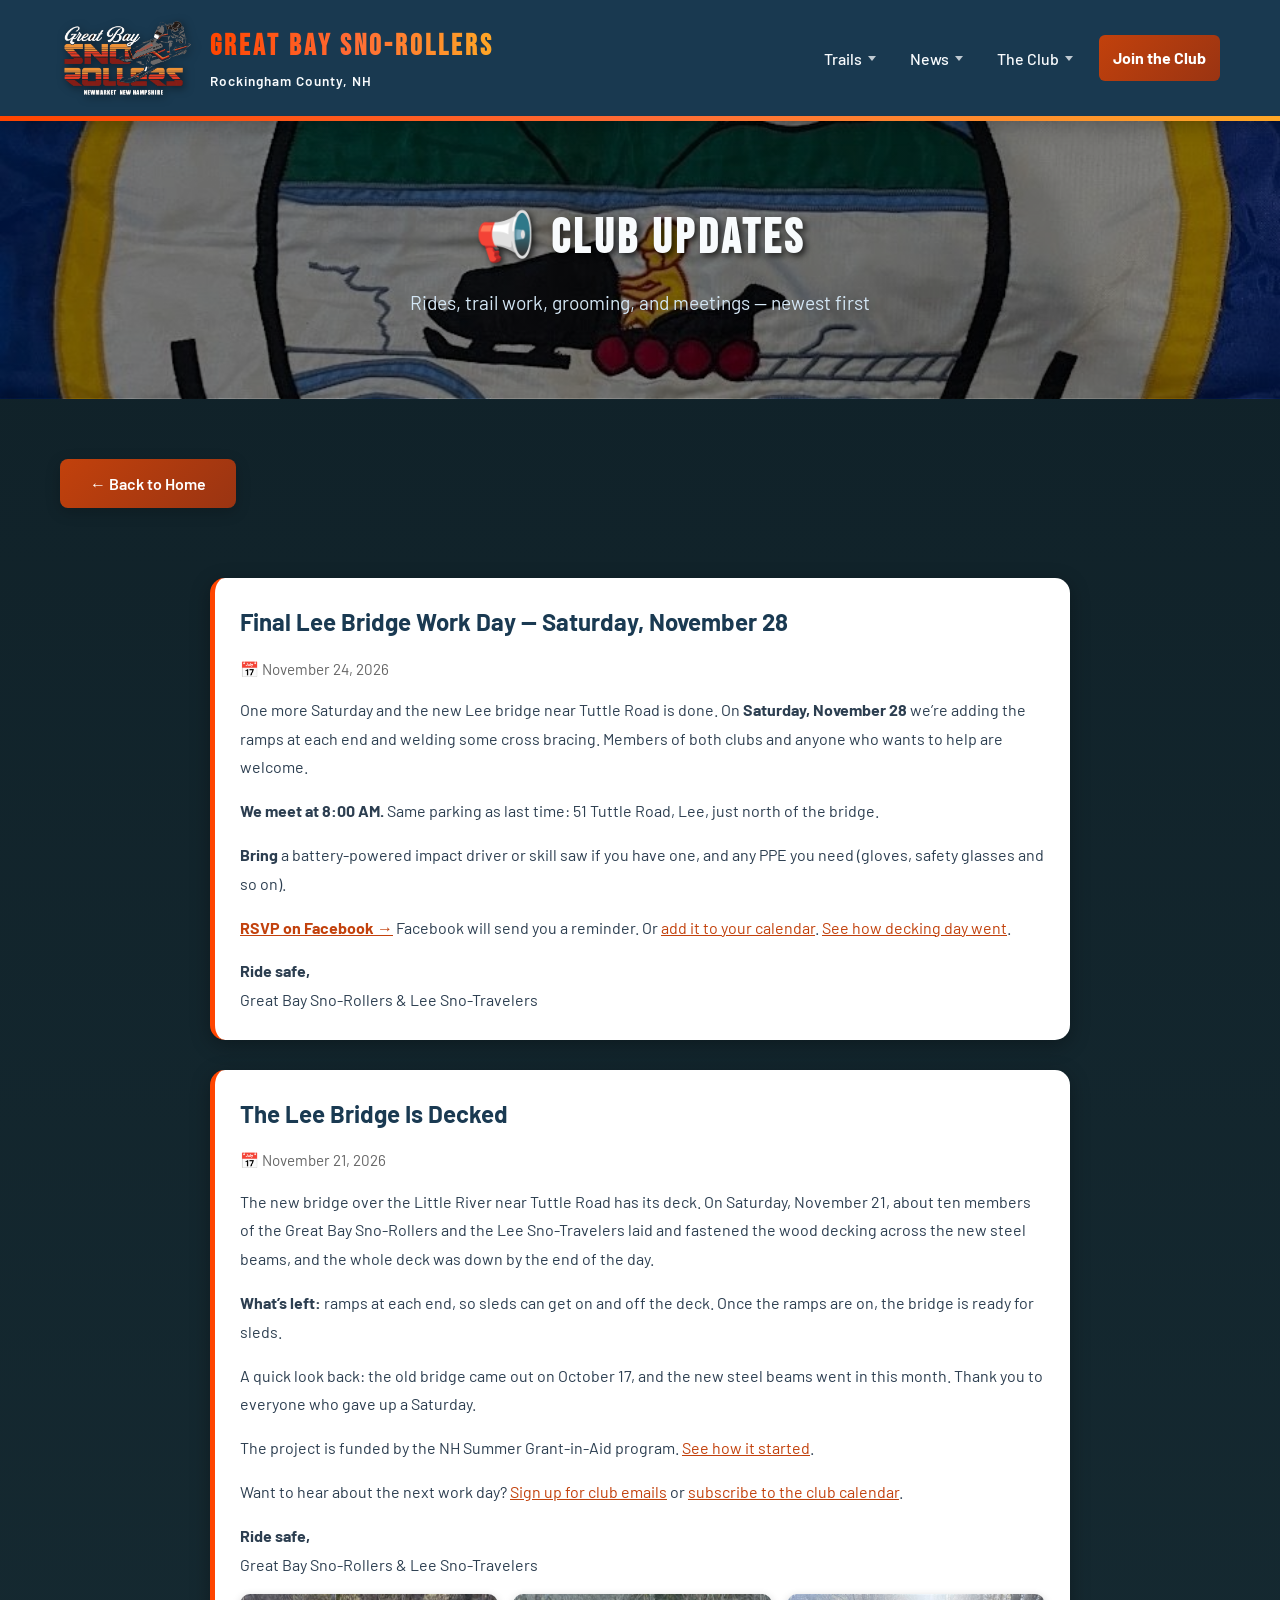
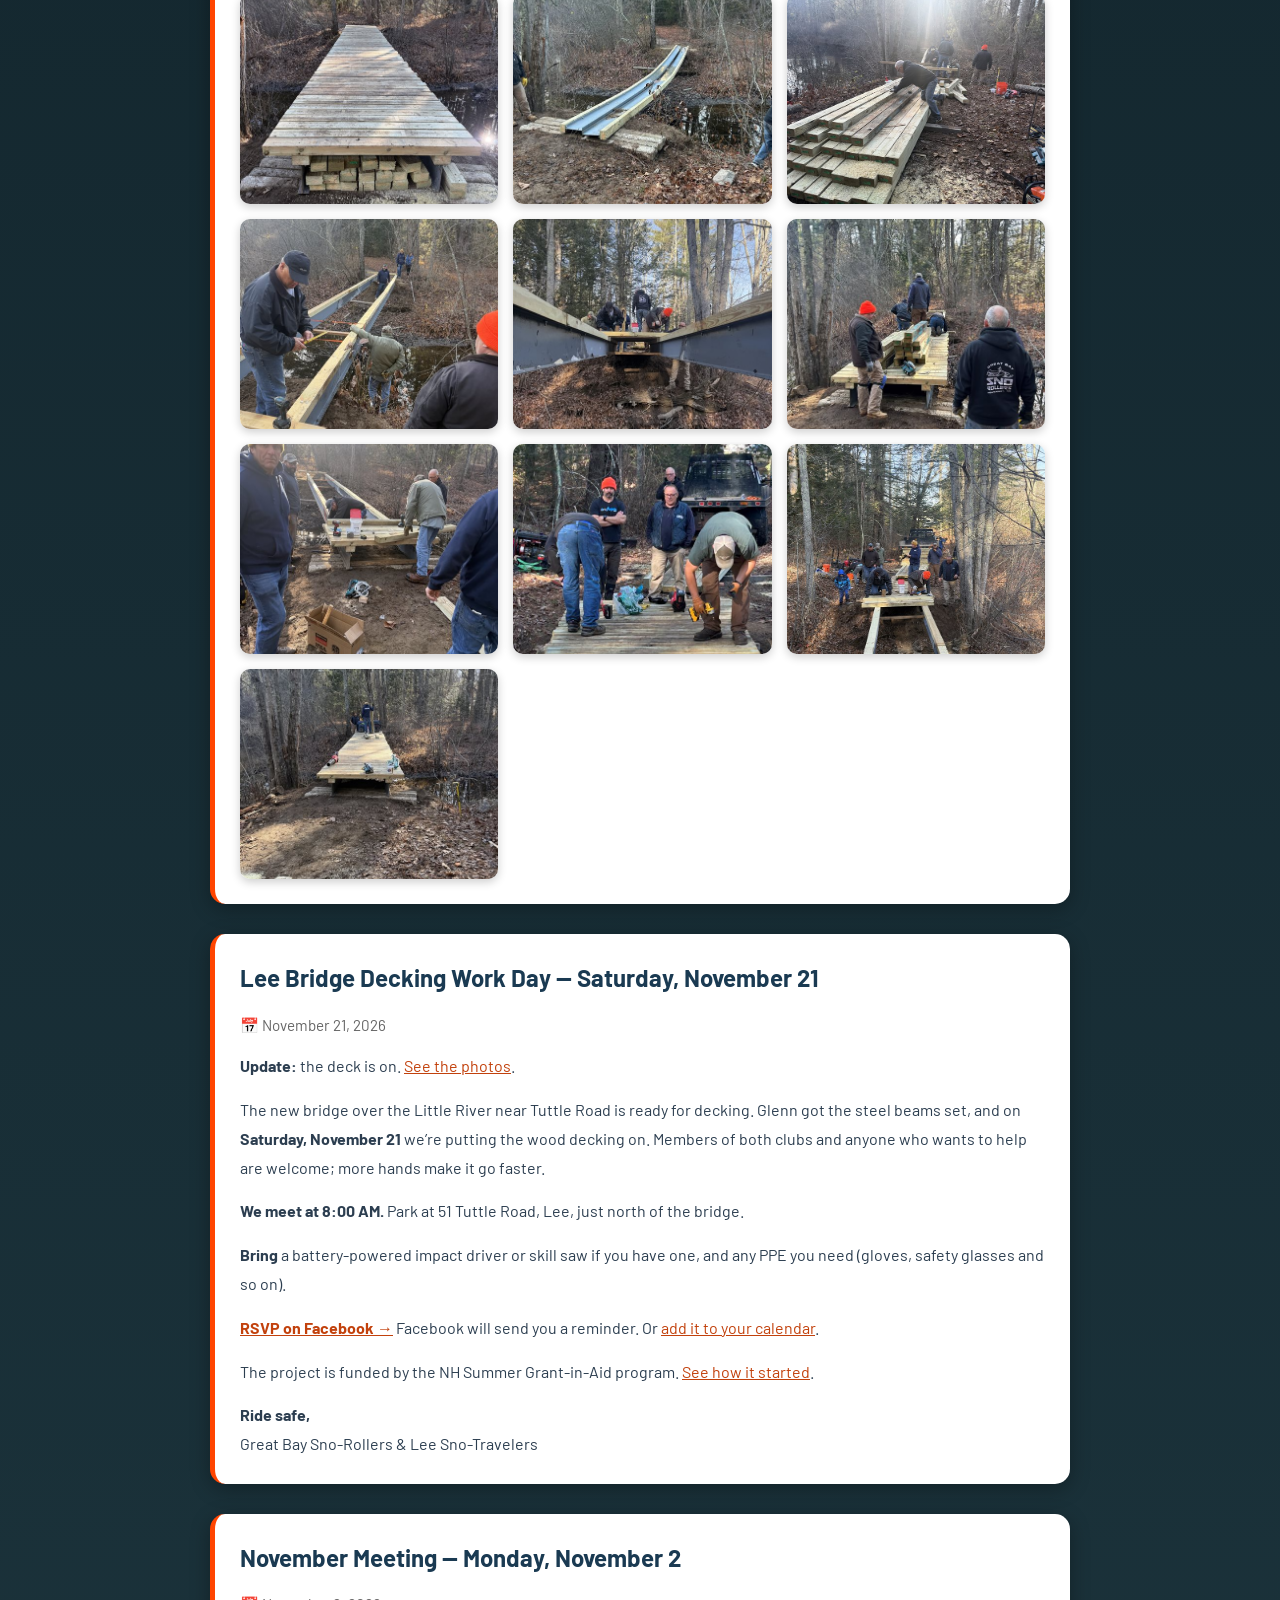
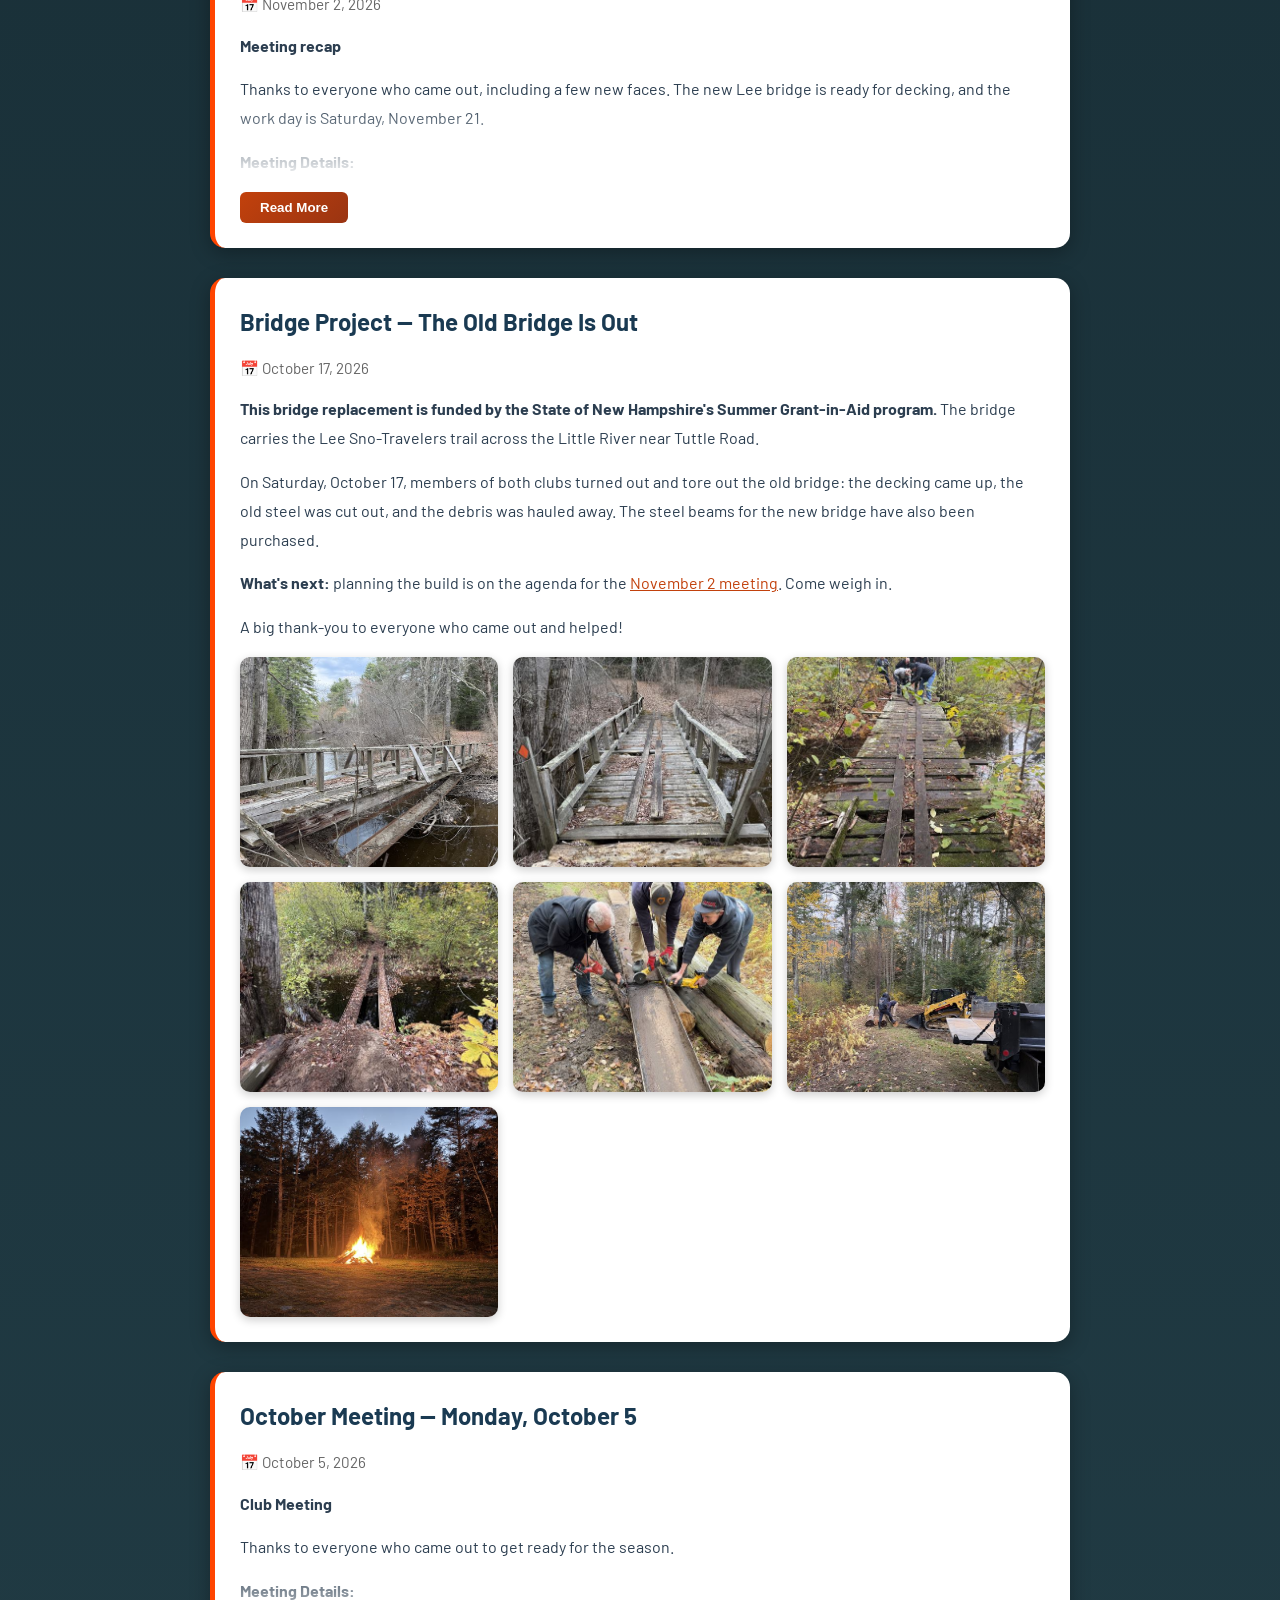
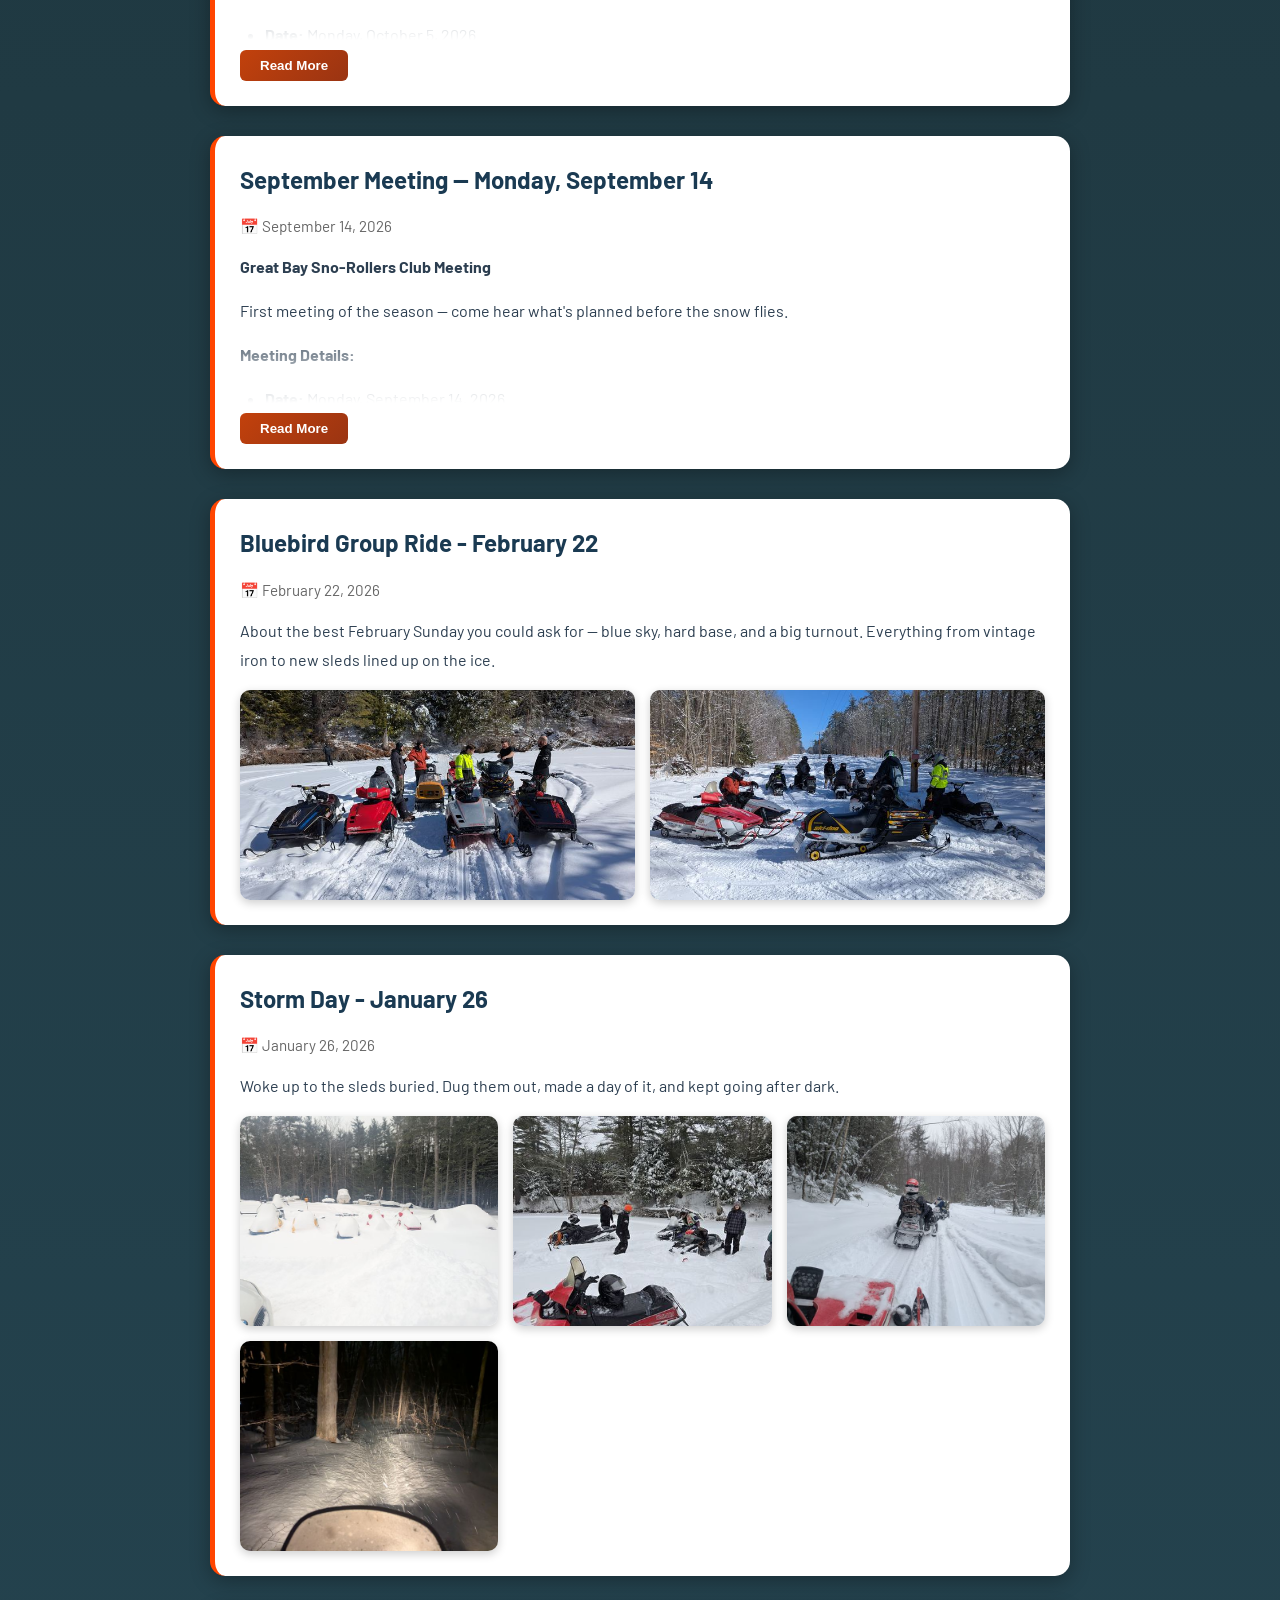
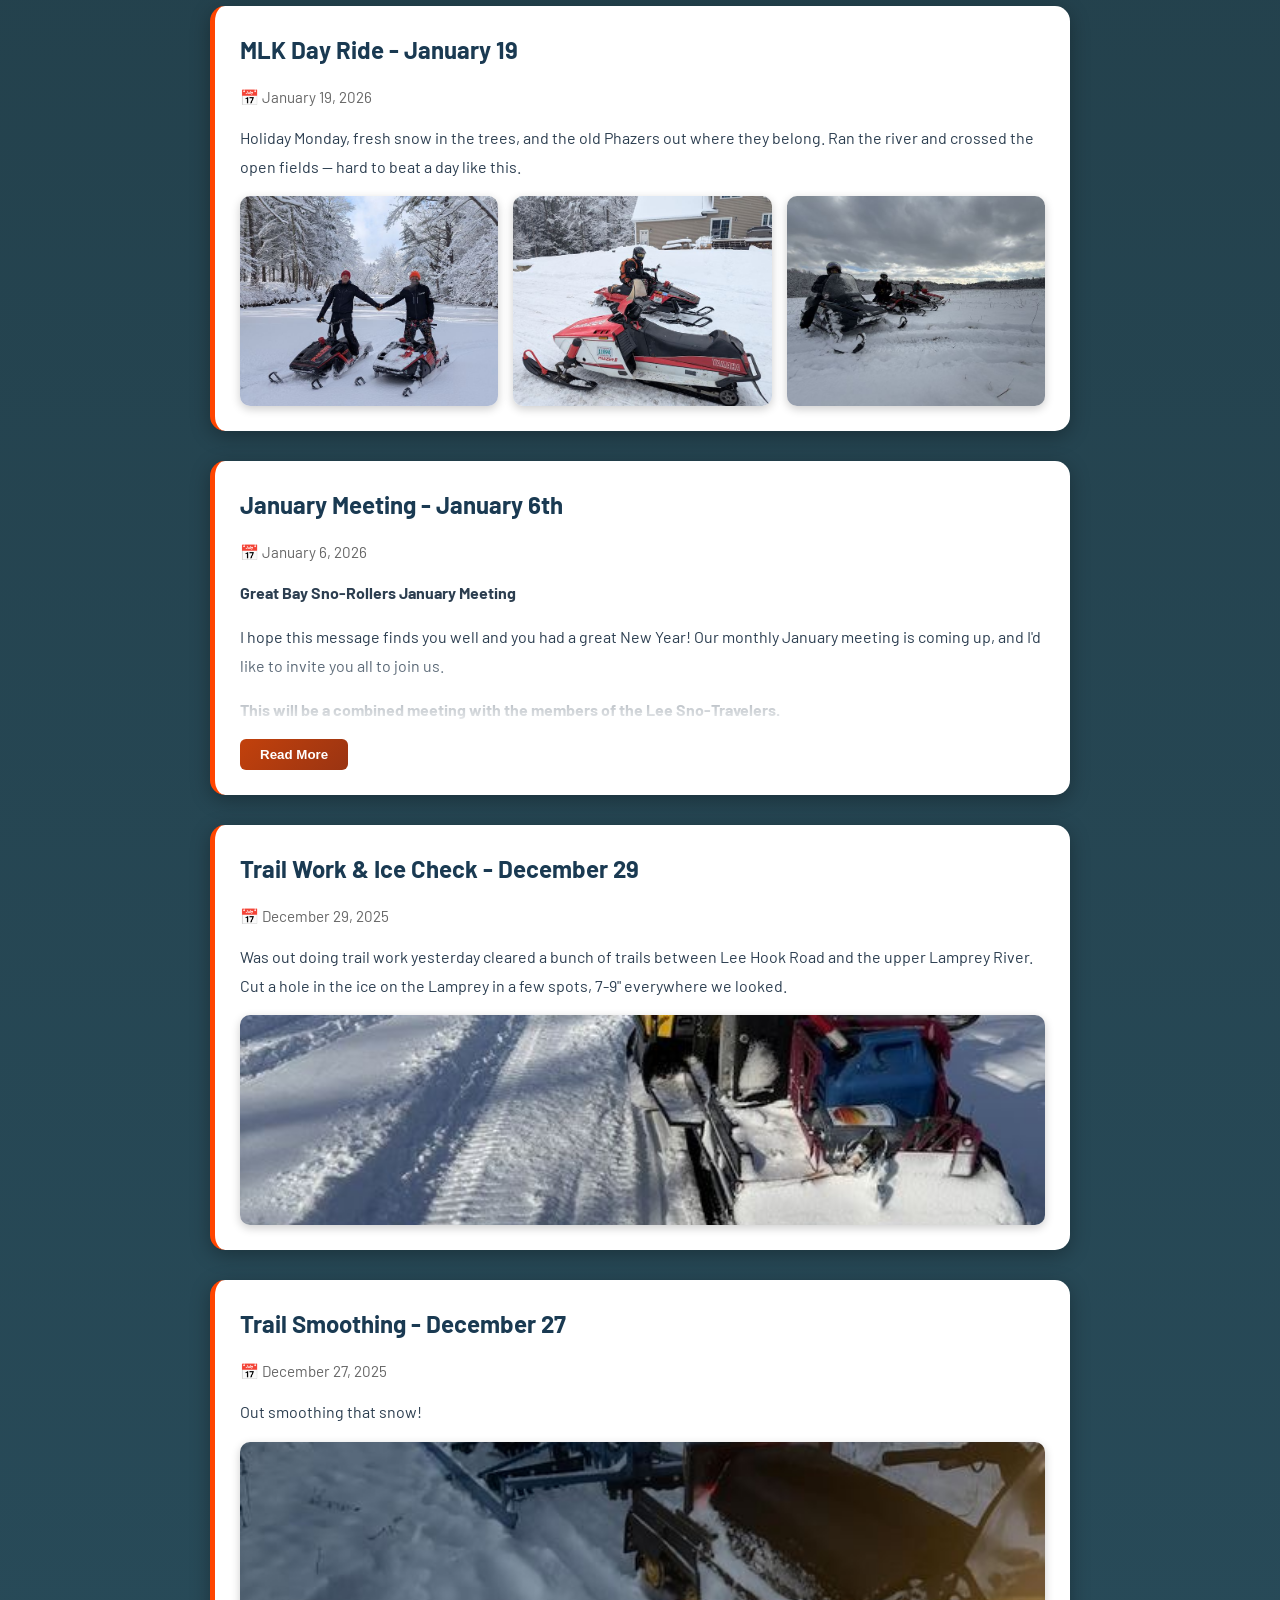
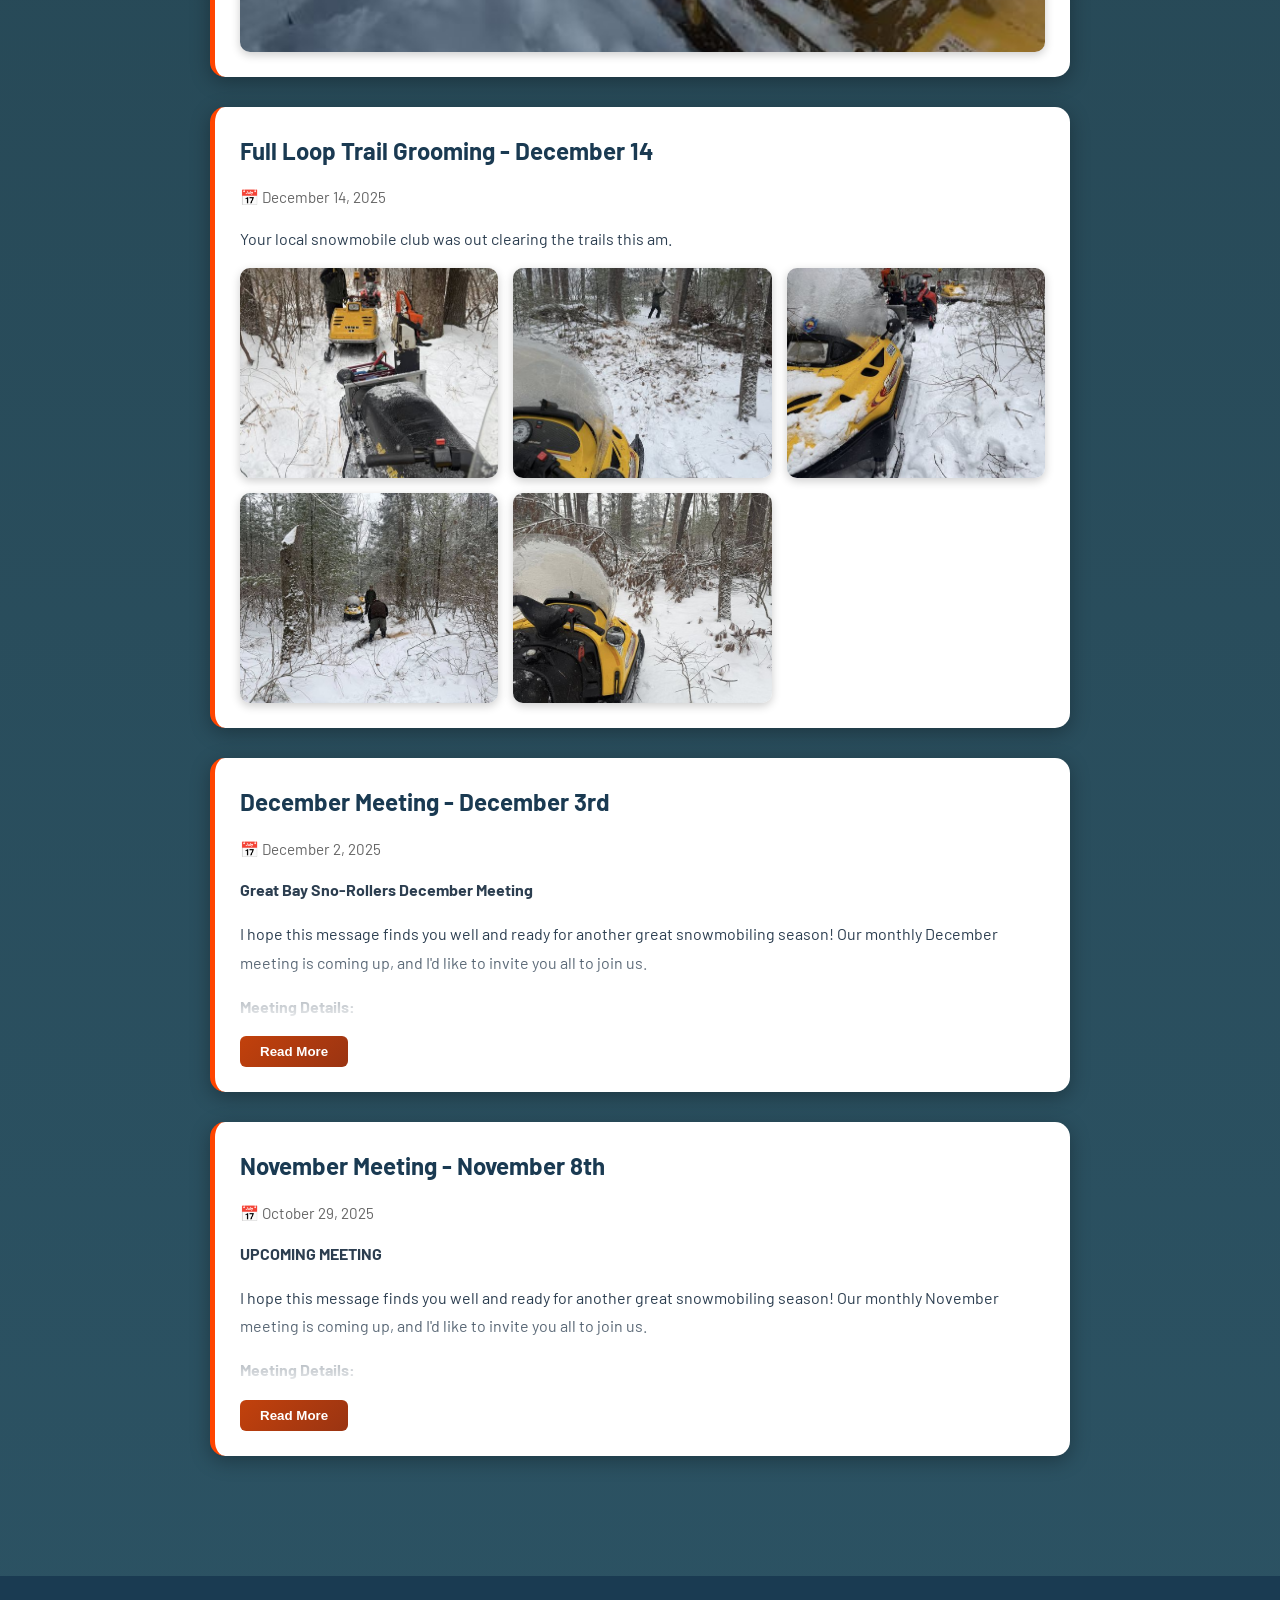
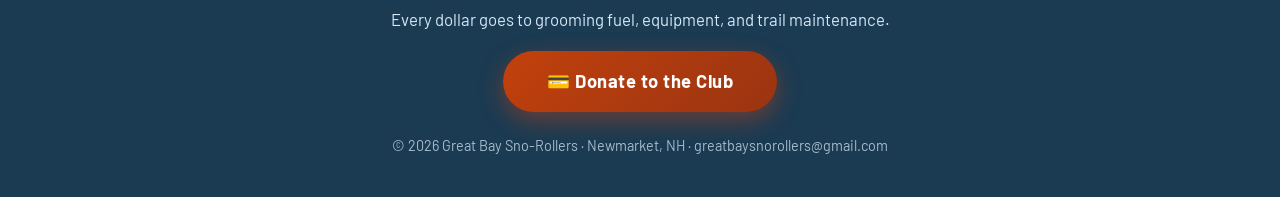
<file: club-updates.html>
<!DOCTYPE html>
<html lang="en">
<head>
    <meta charset="UTF-8">
    <meta name="viewport" content="width=device-width, initial-scale=1.0">
    <title>Club Updates - Great Bay Sno-Rollers | Rides, Trail Work &amp; Meetings</title>
    <meta name="description" content="Rides, trail work, grooming reports, and meeting announcements from Great Bay Sno-Rollers in Rockingham County, NH.">
    <meta name="keywords" content="snowmobile club updates NH, group rides, trail work, club meetings, Great Bay Sno-Rollers">

    <!-- Open Graph / Facebook -->
    <meta property="og:type" content="website">
    <meta property="og:title" content="Great Bay Sno-Rollers Club Updates">
    <meta property="og:description" content="Rides, trail work, grooming reports, and meeting announcements from Great Bay Sno-Rollers in Rockingham County, NH.">
    <meta property="og:image" content="https://greatbaysnorollers.com/3-MEDIA/1-Photos/Gallery/483100253_645066678070906_3838840164000899336_n.jpg">

    <link rel="icon" href="favicon.ico" sizes="any">
    <link rel="icon" type="image/png" href="3-MEDIA/1-Photos/Logos/favicon-512.png">
    <link rel="apple-touch-icon" href="3-MEDIA/1-Photos/Logos/apple-touch-icon.png">

    <link rel="preconnect" href="https://fonts.googleapis.com">
    <link rel="preconnect" href="https://fonts.gstatic.com" crossorigin>
    <link href="https://fonts.googleapis.com/css2?family=Bebas+Neue&family=Barlow:wght@400;500;600;700&display=swap" rel="stylesheet">
    <link rel="stylesheet" href="site.css">
    <style>

        /* Mobile Menu Styles */
        @media (max-width: 768px) {
            .hamburger {
                display: flex;
            }
        }

        /* Page Header */
        .page-header {
            background: linear-gradient(rgba(0, 0, 0, 0.5), rgba(0, 0, 0, 0.5)),
                        url('3-MEDIA/1-Photos/Gallery/271272635_100437129200533_8738425904938062672_n.jpg');
            background-size: cover;
            background-position: center;
            padding: 80px 20px;
            text-align: center;
            color: var(--snow-white);
        }

        /* Updates Grid */
        /* One post per row, like the homepage feed. A three-across grid made
           each card too narrow for its photos. */
        .updates-grid {
            display: grid;
            grid-template-columns: 1fr;
            gap: 30px;
            margin: 40px auto 0;
            max-width: 860px;
        }

        /* Photos were rendering at their natural size and spilling out of the
           cards - this was missing entirely on this page. */
        .update-images {
            display: grid;
            grid-template-columns: repeat(auto-fit, minmax(220px, 1fr));
            gap: 15px;
            margin-top: 15px;
        }

        .update-images img {
            width: 100%;
            height: 210px;
            object-fit: cover;
            border-radius: 10px;
            box-shadow: 0 3px 10px rgba(0, 0, 0, 0.2);
            cursor: pointer;
            transition: transform 0.3s ease;
        }

        .update-images img:hover { transform: scale(1.03); }

        /* Update Card */
        .update-card {
            background: white;
            border-radius: 15px;
            padding: 25px;
            box-shadow: 0 5px 20px rgba(0, 0, 0, 0.3);
            transition: transform 0.3s ease, box-shadow 0.3s ease;
        }

        .update-card:hover {
            transform: translateY(-5px);
            box-shadow: 0 8px 30px rgba(0, 0, 0, 0.4);
        }

        /* Cards drawn by updates.js (was an inline style on every card) */
        .updates-grid .update-card {
            border-left: 5px solid var(--logo-gradient-start);
            scroll-margin-top: 140px;   /* clears the fixed header when a link jumps here */
        }
        @media (max-width: 900px) { .updates-grid .update-card { scroll-margin-top: 205px; } }

        .update-content ul { margin-bottom: 15px; }
        .update-ps { font-style: italic; color: #55606c; }

        .update-header {
            display: flex;
            justify-content: space-between;
            align-items: flex-start;
            gap: 15px;
            margin-bottom: 15px;
        }

        .update-title {
            font-size: 1.5rem;
            color: var(--deep-blue);
            font-weight: 700;
        }

        .update-date {
            color: #666;
            font-size: 0.95rem;
            margin-bottom: 15px;
        }

        .update-content {
            color: var(--text-dark);
            line-height: 1.8;
        }

        .update-content p {
            margin-bottom: 15px;
        }

        .update-content p:last-child {
            margin-bottom: 0;
        }

        .update-content ul {
            padding-left: 25px;
            line-height: 1.8;
        }

        .update-content ul li {
            margin-bottom: 8px;
        }

        /* Back Button */
        .back-button {
            display: inline-block;
            margin-bottom: 30px;
            padding: 12px 30px;
            background: linear-gradient(135deg, var(--logo-gradient-start), var(--logo-gradient-end));
            color: white;
            text-decoration: none;
            border-radius: 8px;
            font-weight: 600;
            transition: transform 0.3s ease, box-shadow 0.3s ease;
            box-shadow: 0 4px 15px rgba(0, 0, 0, 0.2);
        }

        .back-button:hover {
            transform: translateY(-2px);
            box-shadow: 0 6px 20px rgba(0, 0, 0, 0.3);
        }

        /* Footer */

        footer p {
            margin-bottom: 10px;
        }

        footer a {
            color: var(--logo-gradient-mid);
            text-decoration: none;
            transition: color 0.3s ease;
        }

        footer a:hover {
            color: var(--logo-gradient-end);
        }

        /* Expand/Collapse */
        .expandable-content {
            position: relative;
        }

        .expandable-content.collapsed {
            max-height: 150px;
            overflow: hidden;
        }

        .expandable-content.collapsed::after {
            content: '';
            position: absolute;
            bottom: 0;
            left: 0;
            right: 0;
            height: 80px;
            background: linear-gradient(to bottom, transparent, white);
        }

        .expand-button {
            display: inline-block;
            margin-top: 10px;
            padding: 8px 20px;
            background: linear-gradient(135deg, var(--logo-gradient-start), var(--logo-gradient-end));
            color: white;
            border: none;
            border-radius: 6px;
            font-weight: 600;
            cursor: pointer;
            transition: transform 0.3s ease;
        }

        .expand-button:hover {
            transform: translateY(-2px);
        }

        /* Responsive Design */
        @media (max-width: 768px) {

            .updates-grid {
                grid-template-columns: 1fr;
            }

            .update-title {
                font-size: 1.3rem;
            }
        }

    </style>
</head>
<body>
    <!-- Header Navigation -->
    <header>
        <nav>
            <a href="index.html" class="logo" aria-label="Great Bay Sno-Rollers - back to home">
                <img src="3-MEDIA/1-Photos/Logos/GreatBaySnoRoller-LOGO.png" alt="Great Bay Sno-Rollers Logo" class="logo-image">
                <div class="logo-text">
                    <h1>GREAT BAY SNO-ROLLERS</h1>
                    <p>Rockingham County, NH</p>
                </div>
            </a>
            <ul class="nav-links" id="navLinks">
                <li class="nav-item">
                    <button type="button" class="nav-trigger" aria-expanded="false" aria-haspopup="true">Trails</button>
                    <ul class="dropdown">
                        <li><a href="trails.html" onclick="closeMenu()">Trail Map &amp; Conditions</a></li>
                        <li><a href="weather-trails.html" onclick="closeMenu()">Weather &amp; Radar</a></li>
                    </ul>
                </li>
                <li class="nav-item">
                    <button type="button" class="nav-trigger" aria-expanded="false" aria-haspopup="true">News</button>
                    <ul class="dropdown">
                        <li><a href="club-updates.html" class="active" onclick="closeMenu()">Club Updates</a></li>
                        <li><a href="gallery.html" onclick="closeMenu()">Photo Gallery</a></li>
                        <li><a href="events.html" onclick="closeMenu()">Events Calendar</a></li>
                    </ul>
                </li>
                <li class="nav-item">
                    <button type="button" class="nav-trigger" aria-expanded="false" aria-haspopup="true">The Club</button>
                    <ul class="dropdown">
                        <li><a href="get-involved.html" onclick="closeMenu()">Get Involved</a></li>
                        <li><a href="equipment.html" onclick="closeMenu()">Groomers &amp; Equipment</a></li>
                        <li><a href="supporters.html" onclick="closeMenu()">Our Supporters</a></li>
                        <li><a href="merch.html" onclick="closeMenu()">Club Merch</a></li>
                        <li><a class="donate" href="https://venmo.com/u/greatbaysnorollers" target="_blank" rel="noopener" onclick="closeMenu()">&#128179; Donate to the Club</a></li>
                    </ul>
                </li>
                <li><a href="membership.html" class="nav-join" onclick="closeMenu()">Join the Club</a></li>
            </ul>
            <div class="hamburger" id="hamburger" onclick="toggleMenu()">
                <span></span>
                <span></span>
                <span></span>
            </div>
        </nav>
    </header>

    <!-- Page Header -->
    <div class="page-header">
        <h2>📢 Club Updates</h2>
        <p>Rides, trail work, grooming, and meetings &mdash; newest first</p>
    </div>

    <!-- Main Container -->
    <div class="container">
        <a href="index.html" class="back-button">← Back to Home</a>

        <!-- Club Updates Grid -->
        <div class="updates-grid" data-updates="all">
            <noscript><p>Club updates need JavaScript turned on. They are also posted on our
               <a href="https://www.facebook.com/GreatBaySnoRollersLeeSnoTravelers">Facebook Page</a>.</p></noscript>
        </div>
    </div>

    <!-- Footer -->
    <footer>

        <div class="footer-donate">
            <p class="footer-donate-lead">Every dollar goes to grooming fuel, equipment, and trail maintenance.</p>
            <a href="https://venmo.com/u/greatbaysnorollers" target="_blank" rel="noopener" class="footer-donate-btn">&#128179; Donate to the Club</a>
        </div>
        <p class="footer-fine">
            &copy; 2026 Great Bay Sno-Rollers &middot; Newmarket, NH &middot;
            <a href="mailto:greatbaysnorollers@gmail.com">greatbaysnorollers@gmail.com</a>
        </p>
    </footer>

    <!-- JavaScript -->

    <!-- Posts come from updates-data.js (edit that file to add one) -->
    <script src="updates-data.js"></script>
    <script src="updates.js"></script>

    <script src="site.js"></script>
</body>
</html>
</file>
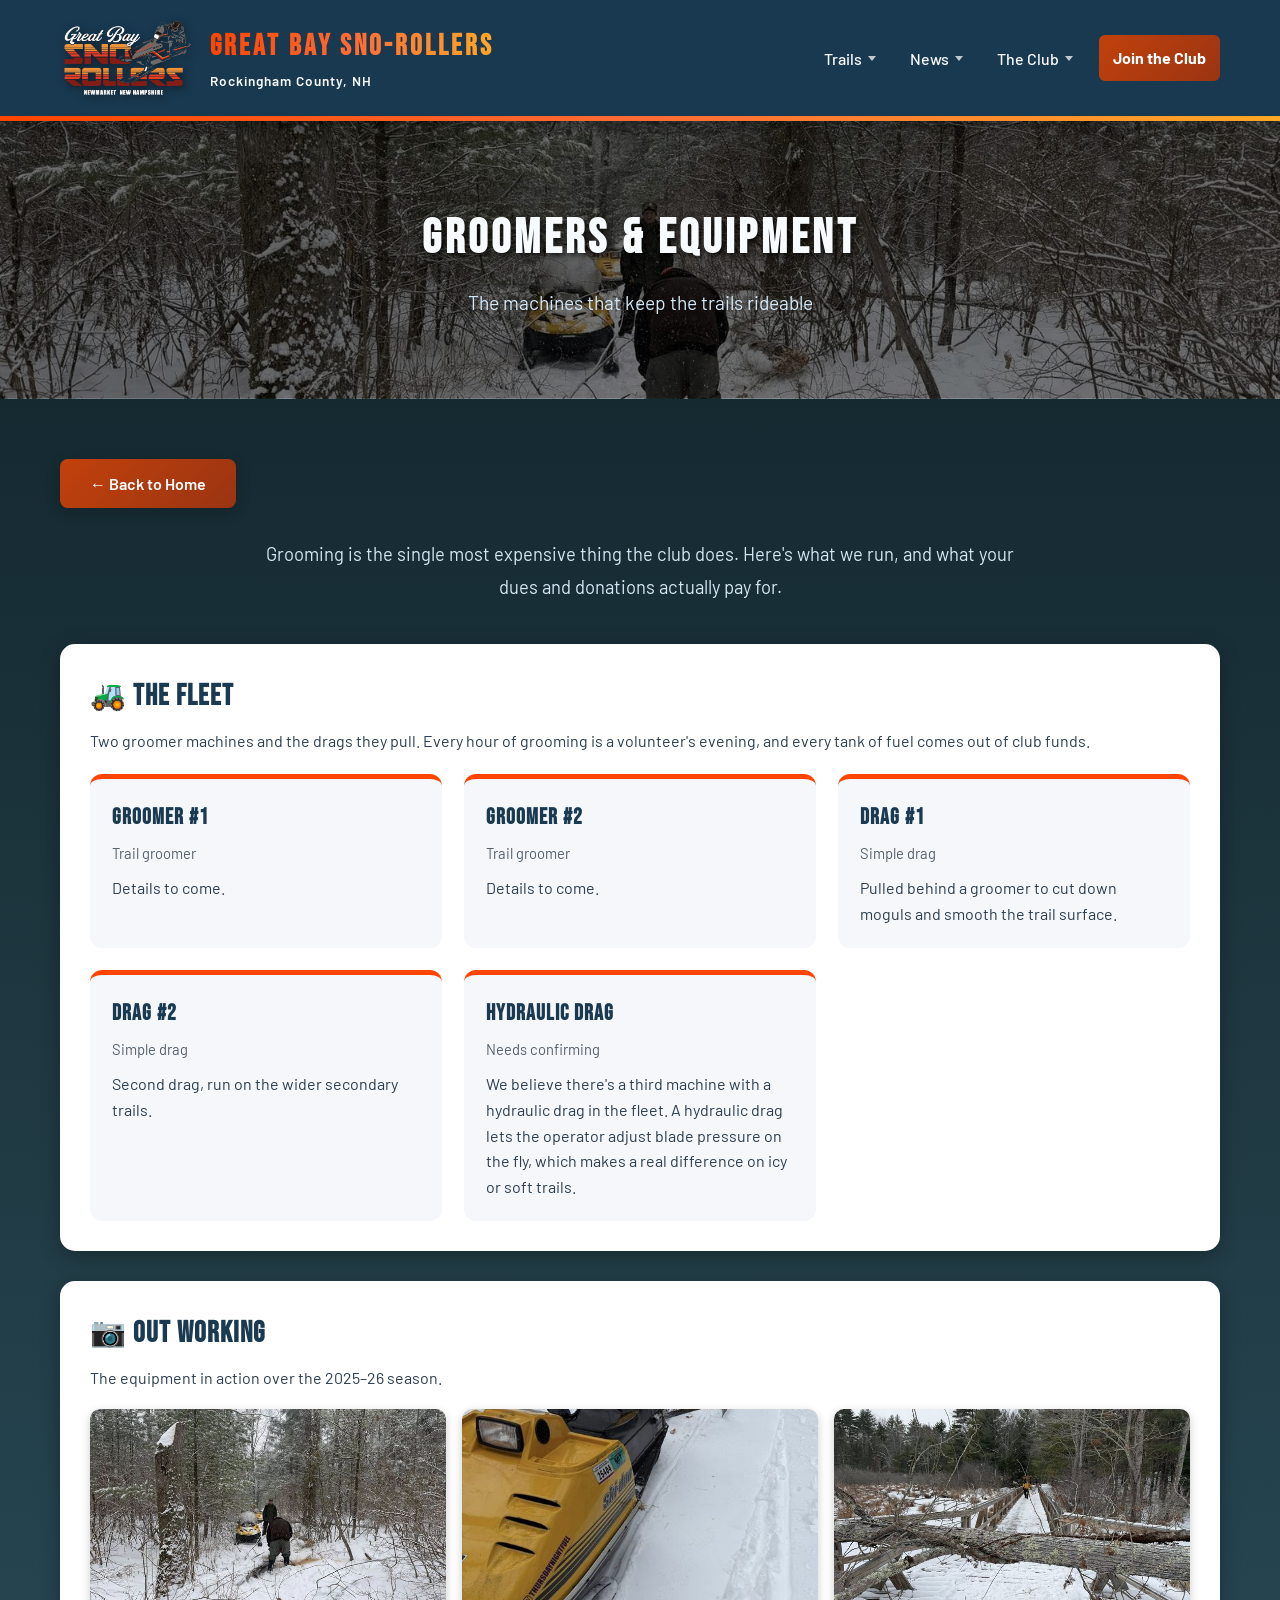
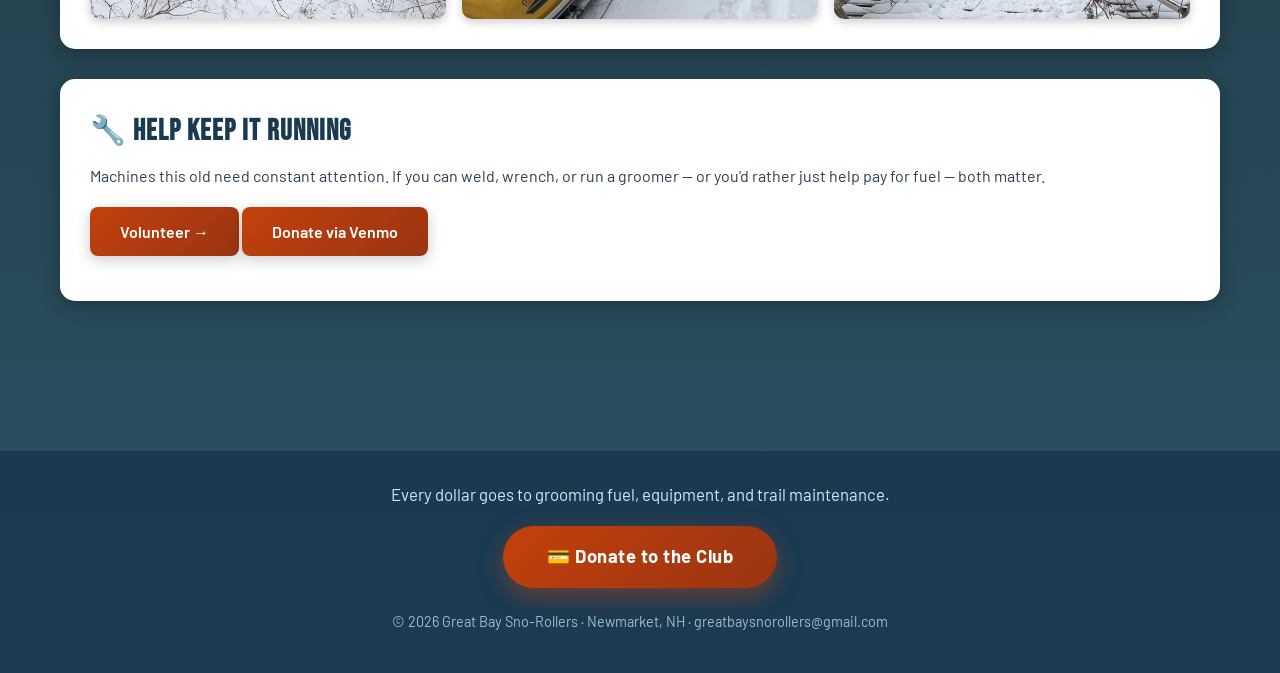
<file: equipment.html>
<!DOCTYPE html>
<html lang="en">
<head>
    <meta charset="UTF-8">
    <meta name="viewport" content="width=device-width, initial-scale=1.0">
    <title>Groomers &amp; Equipment - Great Bay Sno-Rollers</title>
    <meta name="description" content="The groomers and drags Great Bay Sno-Rollers runs to maintain snowmobile trails in Rockingham County, NH.">
    <meta name="keywords" content="snowmobile trail groomer, club equipment, grooming NH, Great Bay Sno-Rollers">

    <!-- Open Graph / Facebook -->
    <meta property="og:type" content="website">
    <meta property="og:title" content="GROOMERS &amp; EQUIPMENT - Great Bay Sno-Rollers">
    <meta property="og:description" content="The groomers and drags Great Bay Sno-Rollers runs to maintain snowmobile trails in Rockingham County, NH.">
    <meta property="og:image" content="https://greatbaysnorollers.com/3-MEDIA/1-Photos/Gallery/483100253_645066678070906_3838840164000899336_n.jpg">

    <link rel="icon" href="favicon.ico" sizes="any">
    <link rel="icon" type="image/png" href="3-MEDIA/1-Photos/Logos/favicon-512.png">
    <link rel="apple-touch-icon" href="3-MEDIA/1-Photos/Logos/apple-touch-icon.png">

    <link rel="preconnect" href="https://fonts.googleapis.com">
    <link rel="preconnect" href="https://fonts.gstatic.com" crossorigin>
    <link href="https://fonts.googleapis.com/css2?family=Bebas+Neue&family=Barlow:wght@400;500;600;700&display=swap" rel="stylesheet">
    <link rel="stylesheet" href="site.css">
    <style>

        /* Mobile Menu Styles */
        @media (max-width: 768px) {
            .hamburger {
                display: flex;
            }
        }

        /* Page Header */
        .page-header {
            background: linear-gradient(rgba(0, 0, 0, 0.5), rgba(0, 0, 0, 0.5)),
                        url('3-MEDIA/1-Photos/2025_Dec14_Update/597397887_856836603560578_7626117195584514107_n.jpg');
            background-size: cover;
            background-position: center;
            padding: 80px 20px;
            text-align: center;
            color: var(--snow-white);
        }

        /* Updates Grid */
        .updates-grid {
            display: grid;
            grid-template-columns: repeat(auto-fit, minmax(350px, 1fr));
            gap: 30px;
            margin-top: 40px;
        }

        /* Update Card */
        .update-card {
            background: white;
            border-radius: 15px;
            padding: 25px;
            box-shadow: 0 5px 20px rgba(0, 0, 0, 0.3);
            transition: transform 0.3s ease, box-shadow 0.3s ease;
        }

        .update-card:hover {
            transform: translateY(-5px);
            box-shadow: 0 8px 30px rgba(0, 0, 0, 0.4);
        }

        .update-header {
            display: flex;
            justify-content: space-between;
            align-items: flex-start;
            gap: 15px;
            margin-bottom: 15px;
        }

        .update-title {
            font-size: 1.5rem;
            color: var(--deep-blue);
            font-weight: 700;
        }

        .update-date {
            color: #666;
            font-size: 0.95rem;
            margin-bottom: 15px;
        }

        .update-content {
            color: var(--text-dark);
            line-height: 1.8;
        }

        .update-content p {
            margin-bottom: 15px;
        }

        .update-content p:last-child {
            margin-bottom: 0;
        }

        .update-content ul {
            padding-left: 25px;
            line-height: 1.8;
        }

        .update-content ul li {
            margin-bottom: 8px;
        }

        /* Back Button */
        .back-button {
            display: inline-block;
            margin-bottom: 30px;
            padding: 12px 30px;
            background: linear-gradient(135deg, var(--logo-gradient-start), var(--logo-gradient-end));
            color: white;
            text-decoration: none;
            border-radius: 8px;
            font-weight: 600;
            transition: transform 0.3s ease, box-shadow 0.3s ease;
            box-shadow: 0 4px 15px rgba(0, 0, 0, 0.2);
        }

        .back-button:hover {
            transform: translateY(-2px);
            box-shadow: 0 6px 20px rgba(0, 0, 0, 0.3);
        }

        /* Footer */

        footer p {
            margin-bottom: 10px;
        }

        footer a {
            color: var(--logo-gradient-mid);
            text-decoration: none;
            transition: color 0.3s ease;
        }

        footer a:hover {
            color: var(--logo-gradient-end);
        }

        /* Expand/Collapse */
        .expandable-content {
            position: relative;
        }

        .expandable-content.collapsed {
            max-height: 150px;
            overflow: hidden;
        }

        .expandable-content.collapsed::after {
            content: '';
            position: absolute;
            bottom: 0;
            left: 0;
            right: 0;
            height: 80px;
            background: linear-gradient(to bottom, transparent, white);
        }

        .expand-button {
            display: inline-block;
            margin-top: 10px;
            padding: 8px 20px;
            background: linear-gradient(135deg, var(--logo-gradient-start), var(--logo-gradient-end));
            color: white;
            border: none;
            border-radius: 6px;
            font-weight: 600;
            cursor: pointer;
            transition: transform 0.3s ease;
        }

        .expand-button:hover {
            transform: translateY(-2px);
        }

        /* Responsive Design */
        @media (max-width: 768px) {

            .updates-grid {
                grid-template-columns: 1fr;
            }

            .update-title {
                font-size: 1.3rem;
            }
        }

        /* ---- shared additions for Get Involved / Supporters ---- */
        .panel {
            background: white;
            border-radius: 15px;
            padding: 30px;
            box-shadow: 0 5px 20px rgba(0, 0, 0, 0.3);
            margin-bottom: 30px;
        }

        .panel h3 {
            font-family: 'Bebas Neue', sans-serif;
            font-size: 1.8rem;
            letter-spacing: 1px;
            color: var(--deep-blue);
            margin-bottom: 8px;
        }

        .panel > p { margin-bottom: 15px; }

        .panel ul { padding-left: 25px; line-height: 1.9; margin-bottom: 15px; }

        table.schedule { width: 100%; border-collapse: collapse; }

        table.schedule th,
        table.schedule td {
            text-align: left;
            padding: 12px 14px;
            border-bottom: 1px solid #e3e8ee;
        }

        table.schedule th {
            background: var(--deep-blue);
            color: var(--snow-white);
            font-weight: 600;
        }

        table.schedule tr:last-child td { border-bottom: none; }

        .person {
            background: #f5f7fa;
            border-left: 5px solid var(--accent-orange);
            border-radius: 10px;
            padding: 18px 20px;
        }

        .person .name { font-weight: 700; color: var(--deep-blue); font-size: 1.1rem; }

        .signup {
            display: flex;
            flex-wrap: wrap;
            gap: 12px;
            margin-top: 18px;
        }

        .signup button {
            padding: 14px 32px;
            border: none;
            border-radius: 8px;
            background: linear-gradient(135deg, var(--logo-gradient-start), var(--logo-gradient-end));
            color: #fff;
            font-weight: 700;
            font-size: 1rem;
            cursor: pointer;
            transition: transform 0.3s ease;
        }

        .signup button:hover { transform: translateY(-2px); }

        .rig-grid {
            display: grid;
            grid-template-columns: repeat(auto-fit, minmax(260px, 1fr));
            gap: 22px;
            margin-top: 20px;
        }

        .rig {
            background: #f5f7fa;
            border-radius: 12px;
            padding: 22px;
            border-top: 5px solid var(--accent-orange);
        }

        .rig h4 {
            font-family: 'Bebas Neue', sans-serif;
            font-size: 1.35rem;
            letter-spacing: 1px;
            color: var(--deep-blue);
            margin-bottom: 6px;
        }

        .rig .spec {
            color: #6b7580;
            font-size: 0.92rem;
            margin-bottom: 10px;
        }

        .photo-row {
            display: grid;
            grid-template-columns: repeat(auto-fit, minmax(240px, 1fr));
            gap: 16px;
            margin-top: 18px;
        }

        .photo-row img {
            width: 100%;
            height: 210px;
            object-fit: cover;
            border-radius: 10px;
            cursor: pointer;
            box-shadow: 0 3px 10px rgba(0,0,0,.2);
            transition: transform .3s ease;
        }

        .photo-row img:hover { transform: scale(1.03); }

    </style>
</head>
<body>
    <!-- Header Navigation -->
    <header>
        <nav>
            <a href="index.html" class="logo" aria-label="Great Bay Sno-Rollers - back to home">
                <img src="3-MEDIA/1-Photos/Logos/GreatBaySnoRoller-LOGO.png" alt="Great Bay Sno-Rollers Logo" class="logo-image">
                <div class="logo-text">
                    <h1>GREAT BAY SNO-ROLLERS</h1>
                    <p>Rockingham County, NH</p>
                </div>
            </a>
            <ul class="nav-links" id="navLinks">
                <li class="nav-item">
                    <button type="button" class="nav-trigger" aria-expanded="false" aria-haspopup="true">Trails</button>
                    <ul class="dropdown">
                        <li><a href="trails.html" onclick="closeMenu()">Trail Map &amp; Conditions</a></li>
                        <li><a href="weather-trails.html" onclick="closeMenu()">Weather &amp; Radar</a></li>
                    </ul>
                </li>
                <li class="nav-item">
                    <button type="button" class="nav-trigger" aria-expanded="false" aria-haspopup="true">News</button>
                    <ul class="dropdown">
                        <li><a href="club-updates.html" onclick="closeMenu()">Club Updates</a></li>
                        <li><a href="gallery.html" onclick="closeMenu()">Photo Gallery</a></li>
                        <li><a href="events.html" onclick="closeMenu()">Events Calendar</a></li>
                    </ul>
                </li>
                <li class="nav-item">
                    <button type="button" class="nav-trigger" aria-expanded="false" aria-haspopup="true">The Club</button>
                    <ul class="dropdown">
                        <li><a href="get-involved.html" onclick="closeMenu()">Get Involved</a></li>
                        <li><a href="equipment.html" class="active" onclick="closeMenu()">Groomers &amp; Equipment</a></li>
                        <li><a href="supporters.html" onclick="closeMenu()">Our Supporters</a></li>
                        <li><a href="merch.html" onclick="closeMenu()">Club Merch</a></li>
                        <li><a class="donate" href="https://venmo.com/u/greatbaysnorollers" target="_blank" rel="noopener" onclick="closeMenu()">&#128179; Donate to the Club</a></li>
                    </ul>
                </li>
                <li><a href="membership.html" class="nav-join" onclick="closeMenu()">Join the Club</a></li>
            </ul>
            <div class="hamburger" id="hamburger" onclick="toggleMenu()">
                <span></span>
                <span></span>
                <span></span>
            </div>
        </nav>
    </header>

    <!-- Page Header -->
    <div class="page-header">
        <h2>GROOMERS &amp; EQUIPMENT</h2>
        <p>The machines that keep the trails rideable</p>
    </div>

    <!-- Main Container -->
    <div class="container">
        <a href="index.html" class="back-button">&larr; Back to Home</a>

        <p class="lede">Grooming is the single most expensive thing the club does. Here's what
        we run, and what your dues and donations actually pay for.</p>

        <div class="panel">
            <h3>&#128668; The Fleet</h3>
            <p>Two groomer machines and the drags they pull. Every hour of grooming is a
               volunteer's evening, and every tank of fuel comes out of club funds.</p>

            <div class="rig-grid">
                <div class="rig">
                    <h4>Groomer #1</h4>
                    <p class="spec">Trail groomer</p>
                    <!-- FILL IN: make, model, year, and anything notable about this machine. -->
                    <p>Details to come.</p>
                </div>
                <div class="rig">
                    <h4>Groomer #2</h4>
                    <p class="spec">Trail groomer</p>
                    <!-- FILL IN: make, model, year. -->
                    <p>Details to come.</p>
                </div>
                <div class="rig">
                    <h4>Drag #1</h4>
                    <p class="spec">Simple drag</p>
                    <p>Pulled behind a groomer to cut down moguls and smooth the trail surface.</p>
                </div>
                <div class="rig">
                    <h4>Drag #2</h4>
                    <p class="spec">Simple drag</p>
                    <p>Second drag, run on the wider secondary trails.</p>
                </div>
                <div class="rig">
                    <h4>Hydraulic Drag</h4>
                    <p class="spec">Needs confirming</p>
                    <!-- FILL IN or DELETE: we believe there is a third groomer with a
                         hydraulic drag. Confirm at the next meeting and update or remove. -->
                    <p>We believe there's a third machine with a hydraulic drag in the fleet.
                       A hydraulic drag lets the operator adjust blade pressure on the fly, which
                       makes a real difference on icy or soft trails.</p>
                </div>
            </div>
        </div>

        <div class="panel">
            <h3>&#128247; Out Working</h3>
            <p>The equipment in action over the 2025&ndash;26 season.</p>
            <div class="photo-row">
                <img src="3-MEDIA/1-Photos/2025_Dec14_Update/thumbs/597397887_856836603560578_7626117195584514107_n.jpg"
                     data-full="3-MEDIA/1-Photos/2025_Dec14_Update/597397887_856836603560578_7626117195584514107_n.jpg"
                     alt="Grooming the trails" loading="lazy" onclick="window.open(this.dataset.full,'_blank')">
                <img src="3-MEDIA/1-Photos/Groomers/thumbs/Dec6_Pic1.jpg"
                     data-full="3-MEDIA/1-Photos/Groomers/Dec6_Pic1.jpg"
                     alt="Groomer out on Neal Mill Road" loading="lazy" onclick="window.open(this.dataset.full,'_blank')">
                <img src="3-MEDIA/1-Photos/2025_Dec7-Bridge Repair/thumbs/Dec7_Pic2.jpg"
                     data-full="3-MEDIA/1-Photos/2025_Dec7-Bridge Repair/Dec7_Pic2.jpg"
                     alt="Clearing the trails" loading="lazy" onclick="window.open(this.dataset.full,'_blank')">
            </div>
        </div>

        <div class="panel">
            <h3>&#128295; Help Keep It Running</h3>
            <p>Machines this old need constant attention. If you can weld, wrench, or run a
               groomer &mdash; or you'd rather just help pay for fuel &mdash; both matter.</p>
            <p style="margin-top:18px;">
                <a href="get-involved.html" class="back-button" style="margin-bottom:0;">Volunteer &rarr;</a>
                <a href="https://venmo.com/u/greatbaysnorollers" target="_blank" rel="noopener" class="back-button" style="margin-bottom:0;">Donate via Venmo</a>
            </p>
        </div>

    </div>

    <!-- Footer -->
    <footer>

        <div class="footer-donate">
            <p class="footer-donate-lead">Every dollar goes to grooming fuel, equipment, and trail maintenance.</p>
            <a href="https://venmo.com/u/greatbaysnorollers" target="_blank" rel="noopener" class="footer-donate-btn">&#128179; Donate to the Club</a>
        </div>
        <p class="footer-fine">
            &copy; 2026 Great Bay Sno-Rollers &middot; Newmarket, NH &middot;
            <a href="mailto:greatbaysnorollers@gmail.com">greatbaysnorollers@gmail.com</a>
        </p>
    </footer>

    <!-- JavaScript -->

    <script src="site.js"></script>
</body>
</html>
</file>
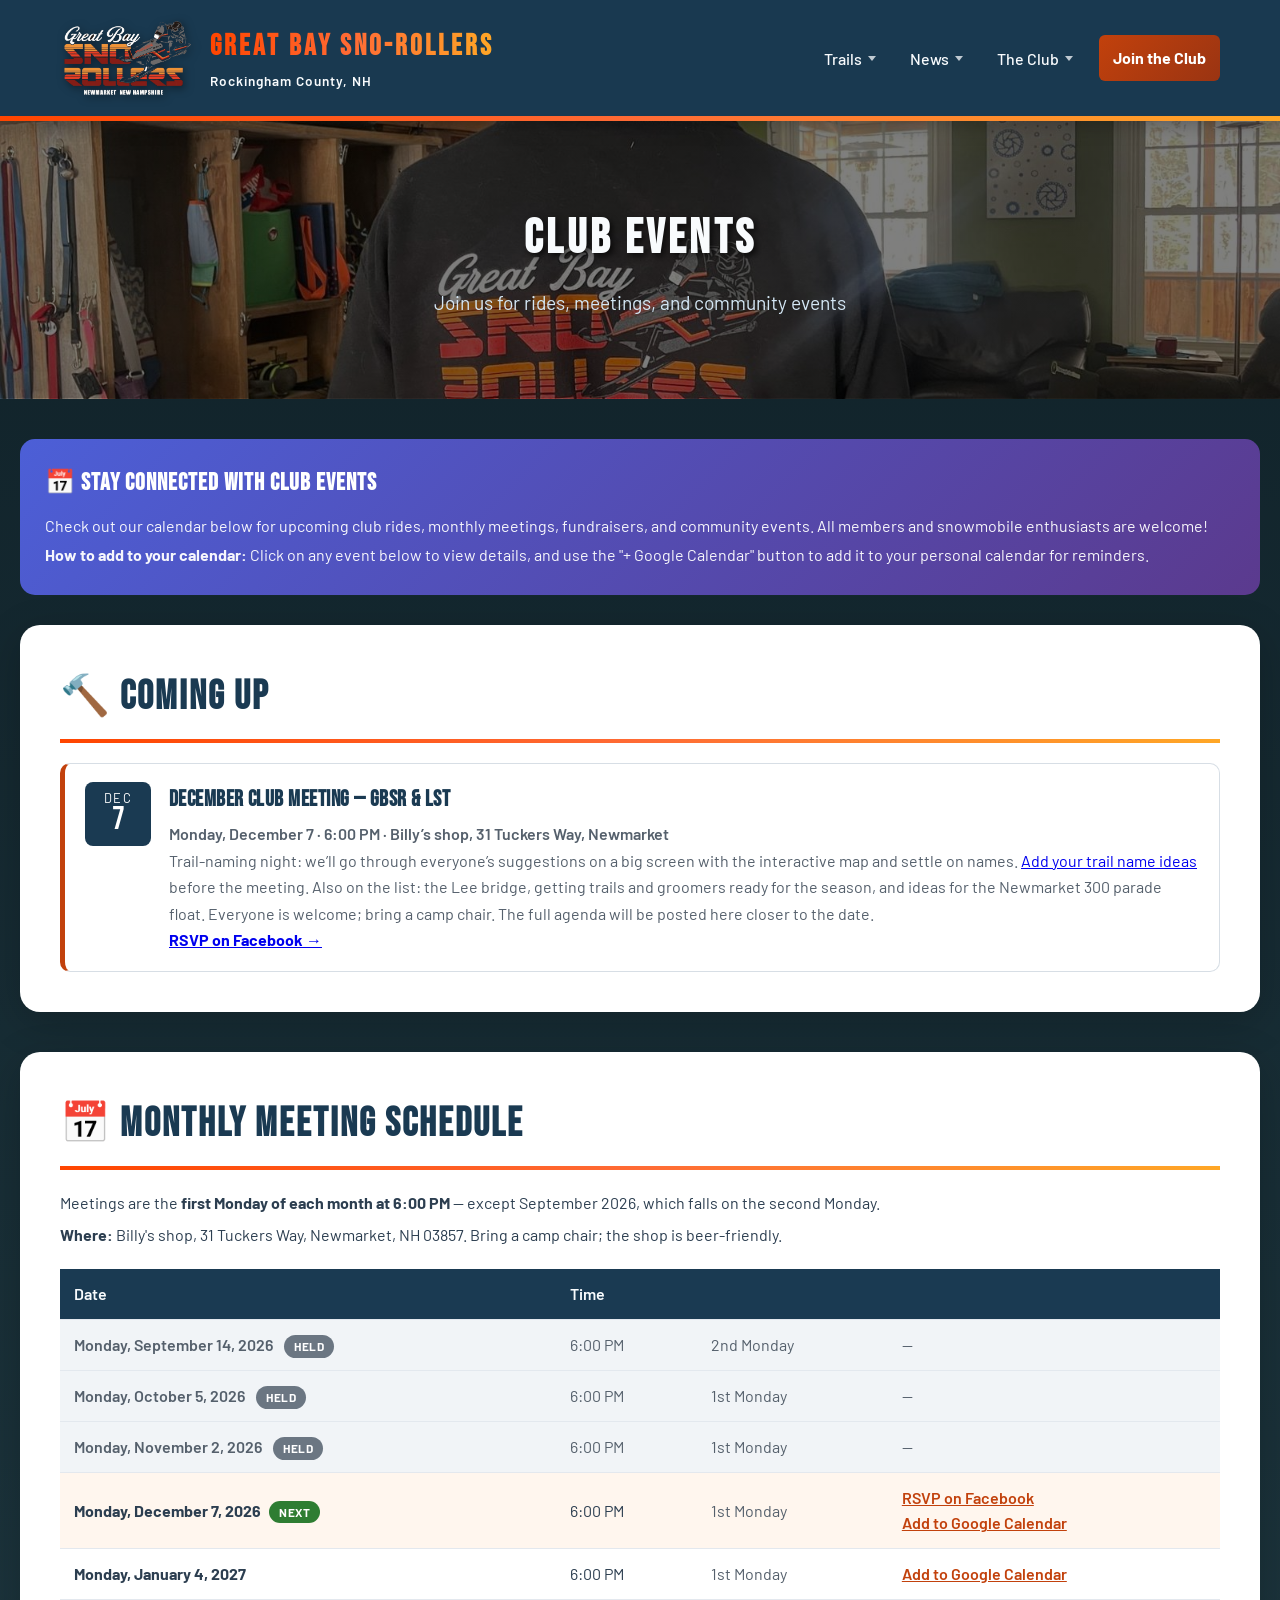
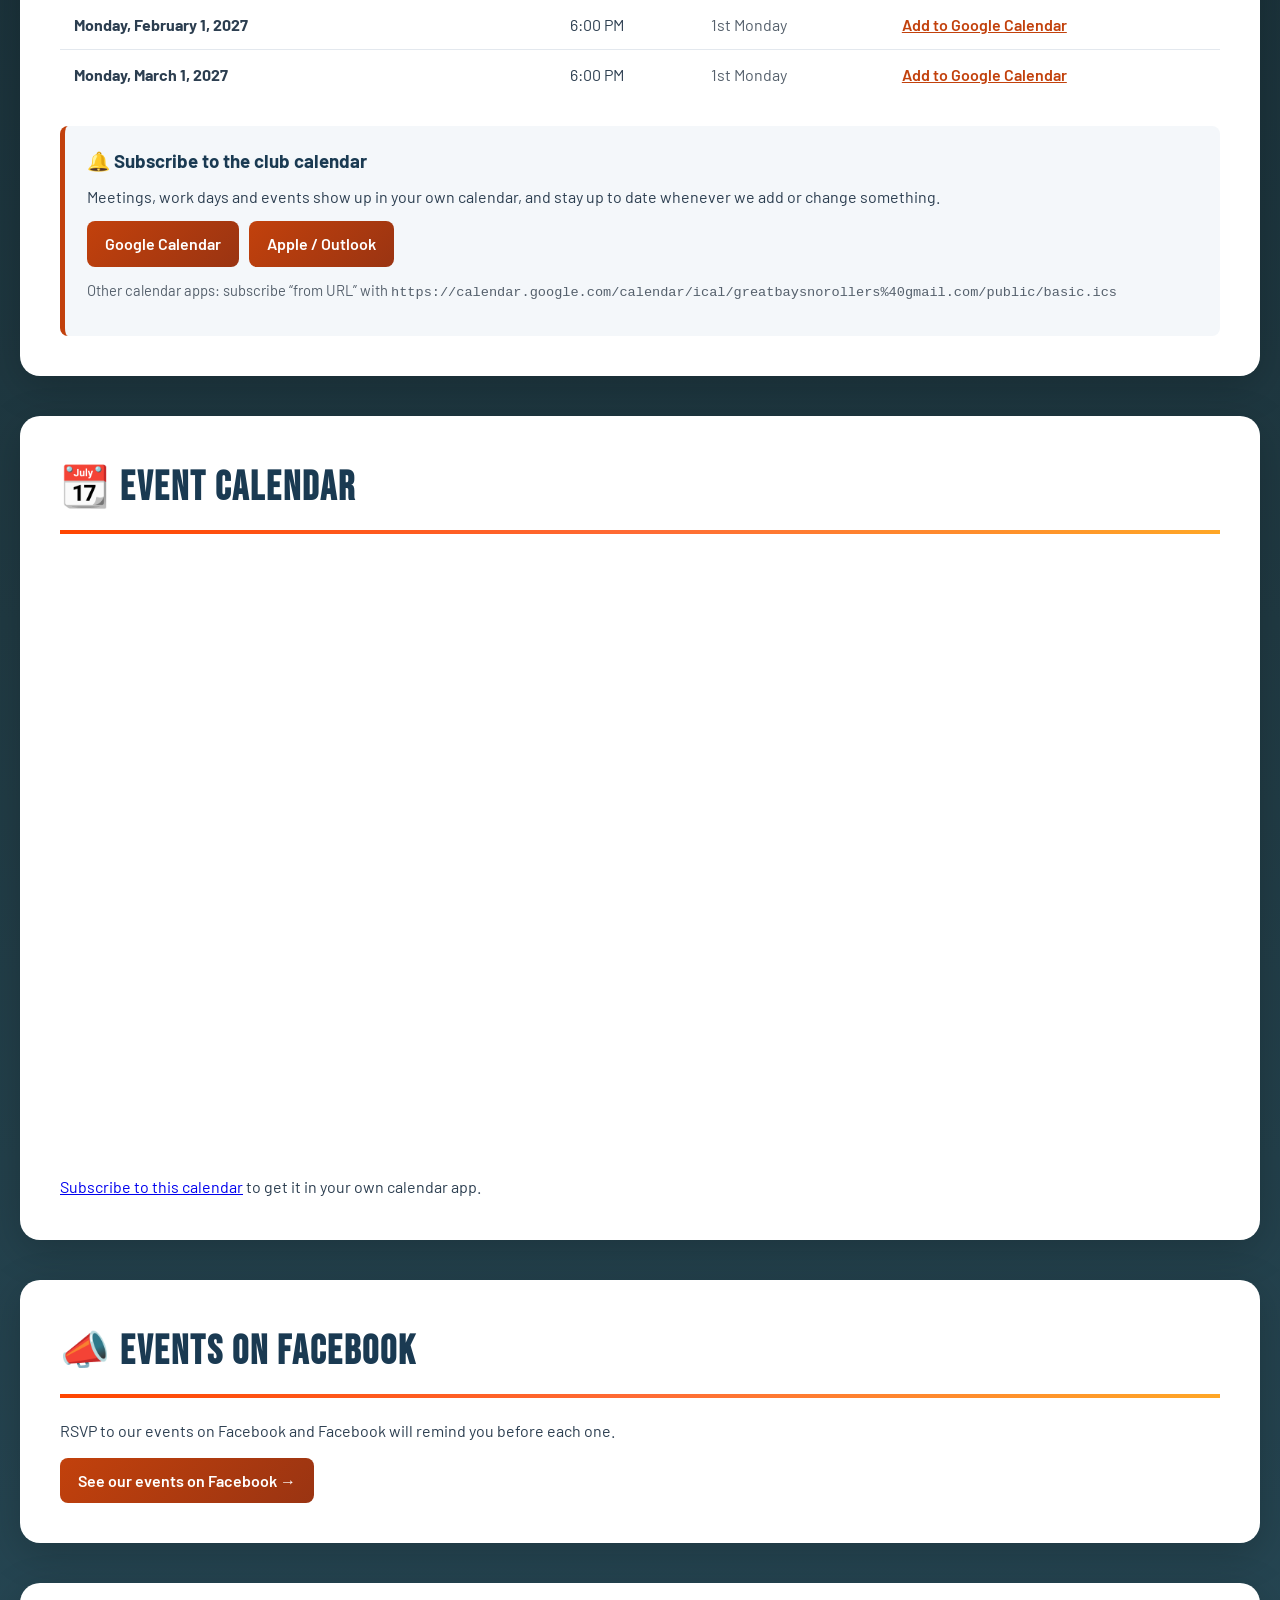
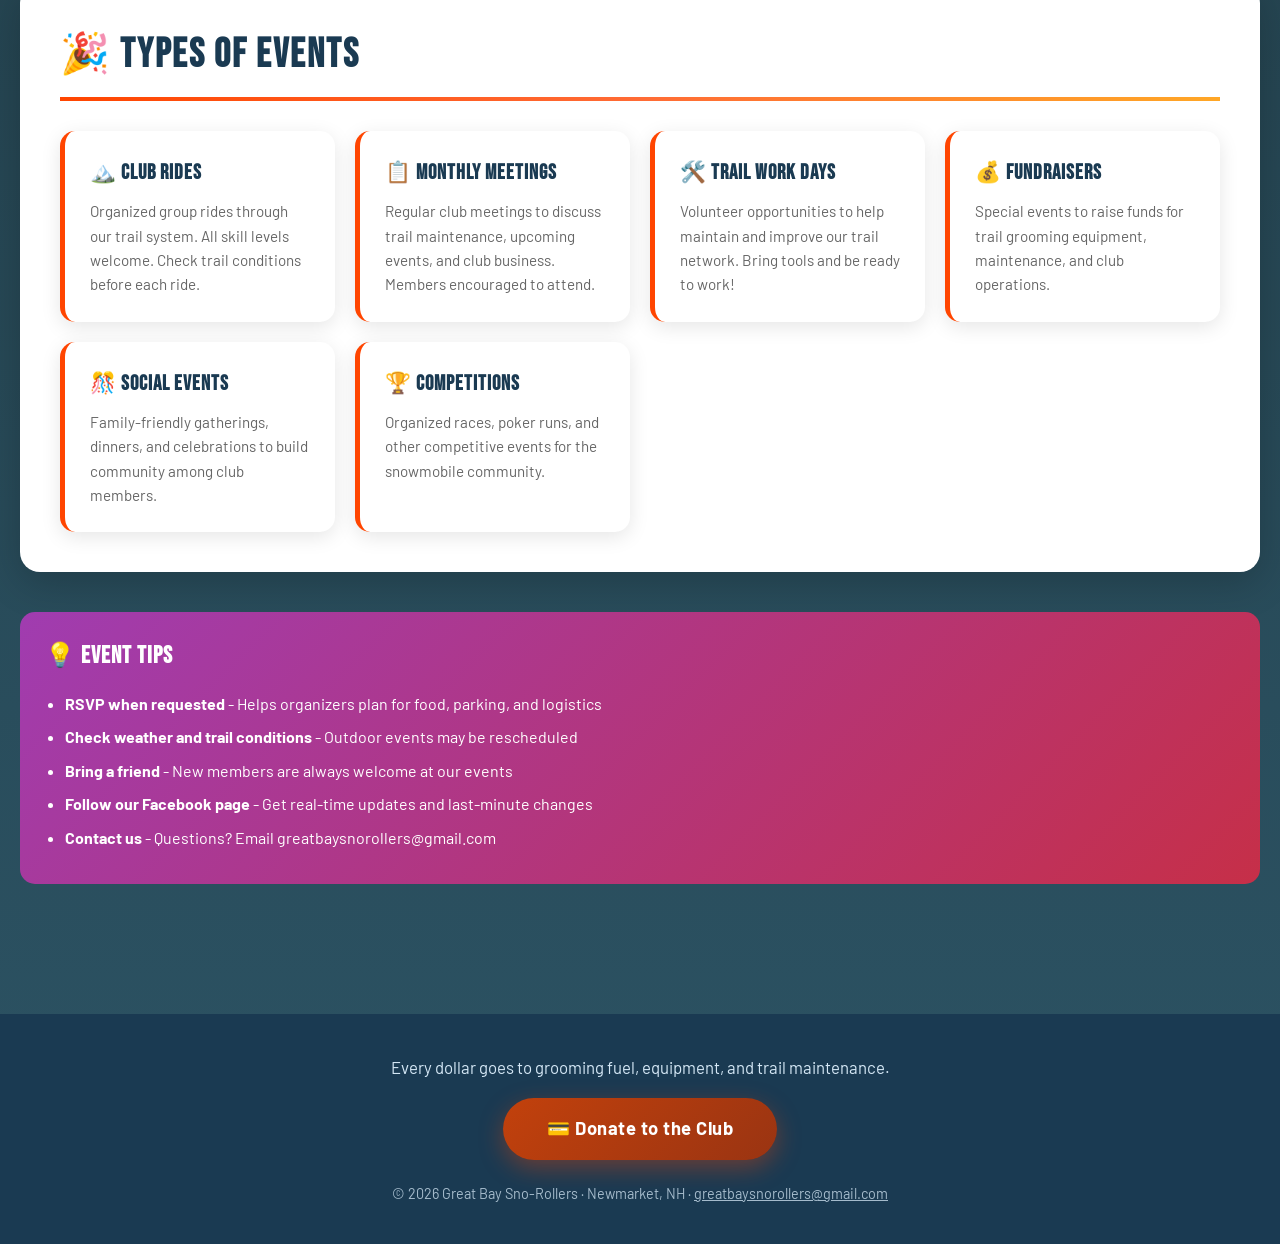
<file: events.html>
<!DOCTYPE html>
<html lang="en">
<head>
    <meta charset="UTF-8">
    <meta name="viewport" content="width=device-width, initial-scale=1.0">
    <title>Events Calendar - Great Bay Sno-Rollers | Club Rides & Meetings</title>
    <meta name="description" content="View upcoming club rides, meetings, fundraisers, and events for Great Bay Sno-Rollers. Join us for group rides, trail work days, and community gatherings in Rockingham County, NH.">
    <meta name="keywords" content="snowmobile events NH, club rides, Great Bay Sno-Rollers meetings, snowmobile fundraisers, trail work days">

    <!-- Open Graph / Facebook -->
    <meta property="og:type" content="website">
    <meta property="og:title" content="Events Calendar - Great Bay Sno-Rollers">
    <meta property="og:description" content="Join us for club rides, meetings, and events in Rockingham County, NH.">
    <meta property="og:image" content="https://greatbaysnorollers.com/3-MEDIA/1-Photos/Gallery/472829530_601082042469370_8217287547257351680_n.jpg">

    <link rel="icon" href="favicon.ico" sizes="any">
    <link rel="icon" type="image/png" href="3-MEDIA/1-Photos/Logos/favicon-512.png">
    <link rel="apple-touch-icon" href="3-MEDIA/1-Photos/Logos/apple-touch-icon.png">

    <link rel="preconnect" href="https://fonts.googleapis.com">
    <link rel="preconnect" href="https://fonts.gstatic.com" crossorigin>
    <link href="https://fonts.googleapis.com/css2?family=Bebas+Neue&family=Barlow:wght@400;500;600;700&display=swap" rel="stylesheet">
    <link rel="stylesheet" href="site.css">
    <style>

        /* Page Header */
        .page-header {
            background: linear-gradient(rgba(0, 0, 0, 0.5), rgba(0, 0, 0, 0.5)),
                        url('3-MEDIA/1-Photos/Gallery/472829530_601082042469370_8217287547257351680_n.jpg');
            background-size: cover;
            background-position: center;
            padding: 80px 20px;
            text-align: center;
            color: var(--snow-white);
        }

        /* Container */
        .container {
            max-width: 1400px;
            margin: 0 auto;
            padding: 40px 20px;
        }

        /* Calendar Section */
        .calendar-section {
            background: white;
            border-radius: 20px;
            padding: 40px;
            margin-bottom: 40px;
            box-shadow: 0 10px 40px rgba(0, 0, 0, 0.2);
        }

        .section-title {
            font-family: 'Bebas Neue', sans-serif;
            font-size: 2.5rem;
            letter-spacing: 2px;
            color: var(--deep-blue);
            margin-bottom: 20px;
            display: flex;
            align-items: center;
            gap: 15px;
            border-bottom: 4px solid;
            border-image: linear-gradient(90deg, var(--logo-gradient-start), var(--logo-gradient-mid), var(--logo-gradient-end)) 1;
            padding-bottom: 10px;
        }

        .calendar-container {
            width: 100%;
            min-height: 600px;
            border-radius: 10px;
            overflow: hidden;
        }

        .calendar-container iframe {
            width: 100%;
            height: 600px;
            border: none;
        }

        .info-box {
            background: linear-gradient(135deg, #667eea 0%, #764ba2 100%);
            color: white;
            padding: 25px;
            border-radius: 15px;
            margin-bottom: 30px;
        }

        .info-box h3 {
            font-family: 'Bebas Neue', sans-serif;
            font-size: 1.5rem;
            letter-spacing: 1px;
            margin-bottom: 10px;
        }

        .info-box p {
            line-height: 1.8;
            opacity: 0.95;
        }

        .info-box ul {
            margin-top: 15px;
            padding-left: 20px;
        }

        .info-box li {
            margin-bottom: 8px;
        }

        /* Event Types */
        .event-types {
            display: grid;
            grid-template-columns: repeat(auto-fit, minmax(250px, 1fr));
            gap: 20px;
            margin-top: 30px;
        }

        .event-type-card {
            background: white;
            padding: 25px;
            border-radius: 15px;
            box-shadow: 0 5px 20px rgba(0, 0, 0, 0.1);
            border-left: 5px solid var(--accent-orange);
            transition: transform 0.3s ease;
        }

        .event-type-card:hover {
            transform: translateY(-5px);
        }

        .event-type-card h4 {
            font-family: 'Bebas Neue', sans-serif;
            font-size: 1.3rem;
            color: var(--deep-blue);
            margin-bottom: 10px;
            letter-spacing: 1px;
        }

        .event-type-card p {
            color: #666;
            font-size: 0.95rem;
        }

        /* Footer */
        footer {
            background: var(--deep-blue);
            color: var(--snow-white);
            padding: 40px 20px;
            text-align: center;
            margin-top: 60px;
        }

        /* Responsive */
        @media (max-width: 768px) {
            .hamburger {
                display: flex;
            }

            .calendar-section {
                padding: 20px;
            }

            .calendar-container iframe {
                height: 500px;
            }
        }
    
        /* ---------- footer has one job: ask for donations ---------- */

        .upcoming { display: flex; flex-direction: column; gap: 14px; }
        .upcoming-card {
            display: flex; gap: 18px; align-items: flex-start; min-width: 0;
            background: #fff; border: 1px solid #d7dee5; border-left: 5px solid var(--action-orange, #C2410C);
            border-radius: 10px; padding: 18px 20px;
        }
        .up-date {
            flex: none; width: 66px; text-align: center; line-height: 1;
            border-radius: 8px; padding: 10px 0; background: var(--deep-blue, #1A3A52); color: #fff;
        }
        .up-mon { display: block; font-size: .8rem; text-transform: uppercase; letter-spacing: .09em; }
        .up-day { display: block; font-family: 'Bebas Neue', sans-serif; font-size: 2rem; }
        .up-body { min-width: 0; }
        .up-body h3 { margin: 0 0 4px; font-family: 'Bebas Neue', sans-serif; font-size: 1.4rem;
                      letter-spacing: .02em; color: var(--deep-blue, #1A3A52); }
        .up-when { margin: 0 0 8px; font-weight: 600; color: var(--action-orange, #C2410C); }
        .up-body p { margin: 0; color: #55606c; line-height: 1.65; }
        @media (max-width: 520px) {
            .upcoming-card { flex-direction: column; gap: 12px; }
            .up-date { width: 100%; display: flex; justify-content: center; gap: 8px; align-items: baseline; }
        }

        /* meeting schedule table */
        .table-scroll { overflow-x: auto; }

        table.meetings { width: 100%; border-collapse: collapse; min-width: 620px; }

        table.meetings th,
        table.meetings td { text-align: left; padding: 12px 14px; border-bottom: 1px solid #e3e8ee; }

        table.meetings th { background: var(--deep-blue); color: var(--snow-white); font-weight: 600; }

        table.meetings tr:last-child td { border-bottom: none; }

        table.meetings tr.next-meeting td { background: #FFF6EE; }
        table.meetings tr.past-meeting td { background: #F1F4F7; color: #55606c; }
        table.meetings tr.past-meeting td strong { font-weight: 600; }
        .held-badge {
            display: inline-block; margin-left: 8px; padding: 2px 10px;
            border-radius: 20px; background: #6B7682; color: #fff;
            font-size: .74rem; font-weight: 700; text-transform: uppercase; letter-spacing: .5px;
        }

        table.meetings td.muted, .muted { color: #55606c; }
        .subscribe-box {
            margin-top: 26px; padding: 20px 22px; background: #F4F7FA;
            border-left: 5px solid var(--link-orange, #C2410C); border-radius: 8px;
        }
        .subscribe-box h3 { margin: 0 0 8px; color: var(--deep-blue); }
        .subscribe-box p { margin: 0 0 12px; }
        .subscribe-buttons { display: flex; flex-wrap: wrap; gap: 10px; }
        .subscribe-buttons .back-button { margin: 0; }
        .calendar-section a.back-button { display: inline-block; padding: 10px 18px; border-radius: 8px; font-weight: 600; text-decoration: none; }
        .cal-url { word-break: break-all; font-family: monospace; font-size: .85rem; }

        table.meetings a { color: var(--link-orange, #C2410C); font-weight: 600; white-space: nowrap; }

        .next-badge {
            display: inline-block; margin-left: 8px; padding: 2px 10px;
            border-radius: 20px; background: #2E7D32; color: #fff;
            font-size: .74rem; font-weight: 700; text-transform: uppercase; letter-spacing: .5px;
        }

    </style>
</head>
<body>
    <header>
        <nav>
            <a href="index.html" class="logo" aria-label="Great Bay Sno-Rollers - back to home">
                <img src="3-MEDIA/1-Photos/Logos/GreatBaySnoRoller-LOGO.png" alt="Great Bay Sno-Rollers Logo" class="logo-image">
                <div class="logo-text">
                    <h1>GREAT BAY SNO-ROLLERS</h1>
                    <p>Rockingham County, NH</p>
                </div>
            </a>
            <div class="hamburger" onclick="toggleMenu()">
                <span></span>
                <span></span>
                <span></span>
            </div>
            <ul class="nav-links" id="navLinks">
                <li class="nav-item">
                    <button type="button" class="nav-trigger" aria-expanded="false" aria-haspopup="true">Trails</button>
                    <ul class="dropdown">
                        <li><a href="trails.html" onclick="closeMenu()">Trail Map &amp; Conditions</a></li>
                        <li><a href="weather-trails.html" onclick="closeMenu()">Weather &amp; Radar</a></li>
                    </ul>
                </li>
                <li class="nav-item">
                    <button type="button" class="nav-trigger" aria-expanded="false" aria-haspopup="true">News</button>
                    <ul class="dropdown">
                        <li><a href="club-updates.html" onclick="closeMenu()">Club Updates</a></li>
                        <li><a href="gallery.html" onclick="closeMenu()">Photo Gallery</a></li>
                        <li><a href="events.html" class="active" onclick="closeMenu()">Events Calendar</a></li>
                    </ul>
                </li>
                <li class="nav-item">
                    <button type="button" class="nav-trigger" aria-expanded="false" aria-haspopup="true">The Club</button>
                    <ul class="dropdown">
                        <li><a href="get-involved.html" onclick="closeMenu()">Get Involved</a></li>
                        <li><a href="equipment.html" onclick="closeMenu()">Groomers &amp; Equipment</a></li>
                        <li><a href="supporters.html" onclick="closeMenu()">Our Supporters</a></li>
                        <li><a href="merch.html" onclick="closeMenu()">Club Merch</a></li>
                        <li><a class="donate" href="https://venmo.com/u/greatbaysnorollers" target="_blank" rel="noopener" onclick="closeMenu()">&#128179; Donate to the Club</a></li>
                    </ul>
                </li>
                <li><a href="membership.html" class="nav-join" onclick="closeMenu()">Join the Club</a></li>
            </ul>
        </nav>
    </header>

    <section class="page-header">
        <h2>CLUB EVENTS</h2>
        <p>Join us for rides, meetings, and community events</p>
    </section>

    <main class="container">
        <!-- Info Box -->
        <div class="info-box">
            <h3>📅 Stay Connected with Club Events</h3>
            <p>Check out our calendar below for upcoming club rides, monthly meetings, fundraisers, and community events. All members and snowmobile enthusiasts are welcome!</p>
            <p><strong>How to add to your calendar:</strong> Click on any event below to view details, and use the "+ Google Calendar" button to add it to your personal calendar for reminders.</p>
        </div>

        <!-- Coming Up cards come from updates-data.js (CLUB_EVENTS). Each hides after its day;
             the section hides when none are left. -->
        <div class="calendar-section" id="comingUp">
            <h2 class="section-title">&#128296; Coming Up</h2>
            <div class="upcoming" data-upcoming></div>
        </div>

        <!-- Google Calendar -->
        <div class="calendar-section">
            <h2 class="section-title">&#128197; Monthly Meeting Schedule</h2>
            <p style="margin-bottom:6px;">Meetings are the <strong>first Monday of each month at 6:00 PM</strong>
               &mdash; except September 2026, which falls on the second Monday.</p>
            <p style="margin-bottom:22px;"><strong>Where:</strong> Billy's shop, 31 Tuckers Way, Newmarket, NH 03857.
               Bring a camp chair; the shop is beer-friendly.</p>

            <div class="table-scroll">
                <table class="meetings">
                    <thead>
                        <tr><th>Date</th><th>Time</th><th></th><th></th></tr>
                    </thead>
                    <tbody>
                    <tr data-date="2026-09-14" class="past-meeting">
                        <td><strong>Monday, September 14, 2026</strong> <span class="held-badge">Held</span></td>
                        <td>6:00 PM</td>
                        <td class="muted">2nd Monday</td>
                        <td class="muted">&mdash;</td>
                    </tr>
                    <tr data-date="2026-10-05" class="past-meeting">
                        <td><strong>Monday, October 5, 2026</strong> <span class="held-badge">Held</span></td>
                        <td>6:00 PM</td>
                        <td class="muted">1st Monday</td>
                        <td class="muted">&mdash;</td>
                    </tr>
                    <tr data-date="2026-11-02" data-fb="https://www.facebook.com/events/1827269128302349/" class="next-meeting">
                        <td><strong>Monday, November 2, 2026</strong> <span class="next-badge">Next</span></td>
                        <td>6:00 PM</td>
                        <td class="muted">1st Monday</td>
                        <td><a href="https://calendar.google.com/calendar/render?action=TEMPLATE&text=Great+Bay+Sno-Rollers+Club+Meeting&dates=20261102T230000Z%2F20261103T010000Z&details=Great+Bay+Sno-Rollers+monthly+club+meeting.%0A%0ABring+any+questions+or+concerns+you%27d+like+to+discuss.%0A%0APS+-+Bring+a+camp+chair.+The+shop%2Fmeeting+is+beer-friendly.&location=Billy%27s+shop%2C+31+Tuckers+Way%2C+Newmarket%2C+NH+03857" target="_blank" rel="noopener">Add to Google Calendar</a></td>
                    </tr>
                    <tr data-date="2026-12-07" data-fb="https://www.facebook.com/events/957589860556155/">
                        <td><strong>Monday, December 7, 2026</strong></td>
                        <td>6:00 PM</td>
                        <td class="muted">1st Monday</td>
                        <td><a href="https://www.google.com/calendar/event?eid=MWM3bXB0cDhkOGttZTQwMXU2bHNzamJlMzhfMjAyNjEyMDdUMjMwMDAwWiBncmVhdGJheXNub3JvbGxlcnNAbQ" target="_blank" rel="noopener">Add to Google Calendar</a></td>
                    </tr>
                    <tr data-date="2027-01-04">
                        <td><strong>Monday, January 4, 2027</strong></td>
                        <td>6:00 PM</td>
                        <td class="muted">1st Monday</td>
                        <td><a href="https://www.google.com/calendar/event?eid=MWM3bXB0cDhkOGttZTQwMXU2bHNzamJlMzhfMjAyNzAxMDRUMjMwMDAwWiBncmVhdGJheXNub3JvbGxlcnNAbQ" target="_blank" rel="noopener">Add to Google Calendar</a></td>
                    </tr>
                    <tr data-date="2027-02-01">
                        <td><strong>Monday, February 1, 2027</strong></td>
                        <td>6:00 PM</td>
                        <td class="muted">1st Monday</td>
                        <td><a href="https://www.google.com/calendar/event?eid=MWM3bXB0cDhkOGttZTQwMXU2bHNzamJlMzhfMjAyNzAyMDFUMjMwMDAwWiBncmVhdGJheXNub3JvbGxlcnNAbQ" target="_blank" rel="noopener">Add to Google Calendar</a></td>
                    </tr>
                    <tr data-date="2027-03-01">
                        <td><strong>Monday, March 1, 2027</strong></td>
                        <td>6:00 PM</td>
                        <td class="muted">1st Monday</td>
                        <td><a href="https://www.google.com/calendar/event?eid=MWM3bXB0cDhkOGttZTQwMXU2bHNzamJlMzhfMjAyNzAzMDFUMjMwMDAwWiBncmVhdGJheXNub3JvbGxlcnNAbQ" target="_blank" rel="noopener">Add to Google Calendar</a></td>
                    </tr>
                    </tbody>
                </table>
            </div>

            <!-- Subscribing adds the club's public Google Calendar to the visitor's own calendar,
                 so anything added or changed in that calendar shows up for them automatically. -->
            <div class="subscribe-box" id="subscribe">
                <h3>&#128276; Subscribe to the club calendar</h3>
                <p>Meetings, work days and events show up in your own calendar, and stay up to date
                   whenever we add or change something.</p>
                <p class="subscribe-buttons">
                    <a href="https://calendar.google.com/calendar/u/0?cid=Z3JlYXRiYXlzbm9yb2xsZXJzQGdtYWlsLmNvbQ" class="back-button" target="_blank" rel="noopener">Google Calendar</a>
                    <a href="webcal://calendar.google.com/calendar/ical/greatbaysnorollers%40gmail.com/public/basic.ics" class="back-button">Apple / Outlook</a>
                </p>
                <p class="muted" style="font-size:.92rem;">Other calendar apps: subscribe &ldquo;from URL&rdquo; with
                   <span class="cal-url">https://calendar.google.com/calendar/ical/greatbaysnorollers%40gmail.com/public/basic.ics</span></p>
            </div>
        </div>

        <div class="calendar-section">
            <h2 class="section-title">📆 Event Calendar</h2>

            <div class="calendar-container">
                <iframe src="https://calendar.google.com/calendar/embed?src=greatbaysnorollers%40gmail.com&ctz=America%2FNew_York"
                        style="width: 100%; height: 600px; border: 0;"
                        frameborder="0"
                        scrolling="no"></iframe>
            </div>
            <p style="margin-top:14px;"><a href="#subscribe">Subscribe to this calendar</a> to get it in your own calendar app.</p>
        </div>

        <!-- Facebook's Page plugin "events" tab no longer renders an event list (tested 2026-10-28),
             so this is a plain link. Individual events are linked from the meeting table (data-fb). -->
        <div class="calendar-section">
            <h2 class="section-title">&#128227; Events on Facebook</h2>
            <p>RSVP to our events on Facebook and Facebook will remind you before each one.</p>
            <p style="margin-top:14px;"><a href="https://www.facebook.com/GreatBaySnoRollersLeeSnoTravelers/events" class="back-button" target="_blank" rel="noopener">See our events on Facebook &rarr;</a></p>
        </div>

        <!-- Event Types -->
        <div class="calendar-section">
            <h2 class="section-title">🎉 Types of Events</h2>
            <div class="event-types">
                <div class="event-type-card">
                    <h4>🏔️ Club Rides</h4>
                    <p>Organized group rides through our trail system. All skill levels welcome. Check trail conditions before each ride.</p>
                </div>

                <div class="event-type-card">
                    <h4>📋 Monthly Meetings</h4>
                    <p>Regular club meetings to discuss trail maintenance, upcoming events, and club business. Members encouraged to attend.</p>
                </div>

                <div class="event-type-card">
                    <h4>🛠️ Trail Work Days</h4>
                    <p>Volunteer opportunities to help maintain and improve our trail network. Bring tools and be ready to work!</p>
                </div>

                <div class="event-type-card">
                    <h4>💰 Fundraisers</h4>
                    <p>Special events to raise funds for trail grooming equipment, maintenance, and club operations.</p>
                </div>

                <div class="event-type-card">
                    <h4>🎊 Social Events</h4>
                    <p>Family-friendly gatherings, dinners, and celebrations to build community among club members.</p>
                </div>

                <div class="event-type-card">
                    <h4>🏆 Competitions</h4>
                    <p>Organized races, poker runs, and other competitive events for the snowmobile community.</p>
                </div>
            </div>
        </div>

        <!-- Additional Info -->
        <div class="info-box" style="background: linear-gradient(135deg, #f093fb 0%, #f5576c 100%);">
            <h3>💡 Event Tips</h3>
            <ul>
                <li><strong>RSVP when requested</strong> - Helps organizers plan for food, parking, and logistics</li>
                <li><strong>Check weather and trail conditions</strong> - Outdoor events may be rescheduled</li>
                <li><strong>Bring a friend</strong> - New members are always welcome at our events</li>
                <li><strong>Follow our Facebook page</strong> - Get real-time updates and last-minute changes</li>
                <li><strong>Contact us</strong> - Questions? Email greatbaysnorollers@gmail.com</li>
            </ul>
        </div>
    </main>

    <footer>

        <div class="footer-donate">
            <p class="footer-donate-lead">Every dollar goes to grooming fuel, equipment, and trail maintenance.</p>
            <a href="https://venmo.com/u/greatbaysnorollers" target="_blank" rel="noopener" class="footer-donate-btn">&#128179; Donate to the Club</a>
        </div>
        <p class="footer-fine">
            &copy; 2026 Great Bay Sno-Rollers &middot; Newmarket, NH &middot;
            <a href="mailto:greatbaysnorollers@gmail.com">greatbaysnorollers@gmail.com</a>
        </p>
    </footer>


    <script src="site.js"></script>

    <script>
        // Meeting table keeps itself current: rows marked data-date="YYYY-MM-DD" get "Held" once
        // the meeting is over and the first upcoming one gets "Next". To link a Facebook event,
        // add data-fb="https://www.facebook.com/events/..." to that meeting's row.
        (function () {
            var MEETING_ENDS = 'T20:00:00';   // meetings run 6-8 PM local time
            var now = new Date(), nextFound = false;
            document.querySelectorAll('table.meetings tbody tr[data-date]').forEach(function (tr) {
                var first = tr.cells[0], links = tr.cells[3];
                first.querySelectorAll('.held-badge, .next-badge').forEach(function (b) { b.remove(); });
                tr.classList.remove('past-meeting', 'next-meeting');
                if (new Date(tr.dataset.date + MEETING_ENDS) < now) {
                    tr.classList.add('past-meeting');
                    first.insertAdjacentHTML('beforeend', '<span class="held-badge">Held</span>');
                    links.className = 'muted';
                    links.innerHTML = '&mdash;';
                    return;
                }
                if (!nextFound) {
                    nextFound = true;
                    tr.classList.add('next-meeting');
                    first.insertAdjacentHTML('beforeend', '<span class="next-badge">Next</span>');
                }
                if (tr.dataset.fb) {
                    var a = document.createElement('a');
                    a.href = tr.dataset.fb; a.target = '_blank'; a.rel = 'noopener';
                    a.textContent = 'RSVP on Facebook';
                    links.insertBefore(document.createElement('br'), links.firstChild);
                    links.insertBefore(a, links.firstChild);
                }
            });
        })();
    </script>

    <!-- Coming Up cards come from updates-data.js -->
    <script src="updates-data.js"></script>
    <script src="updates.js"></script>
</body>
</html>
</file>
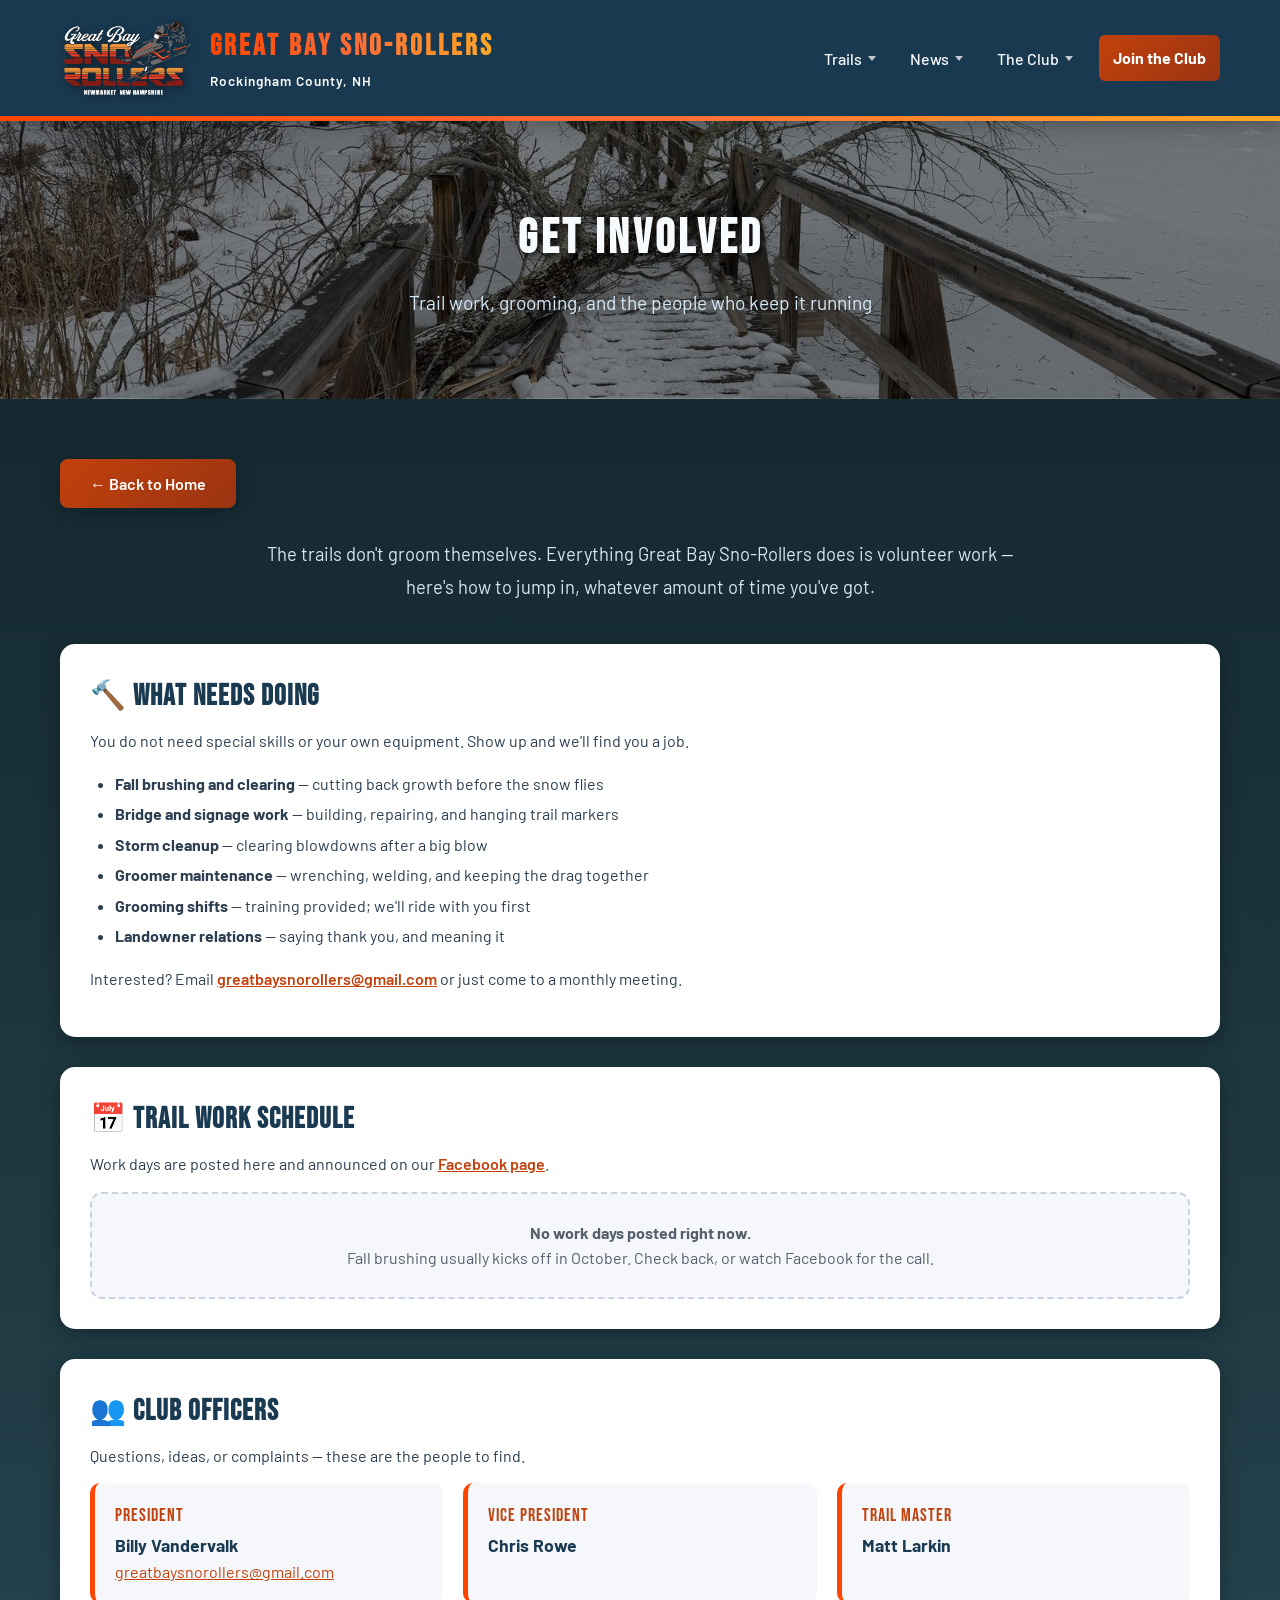
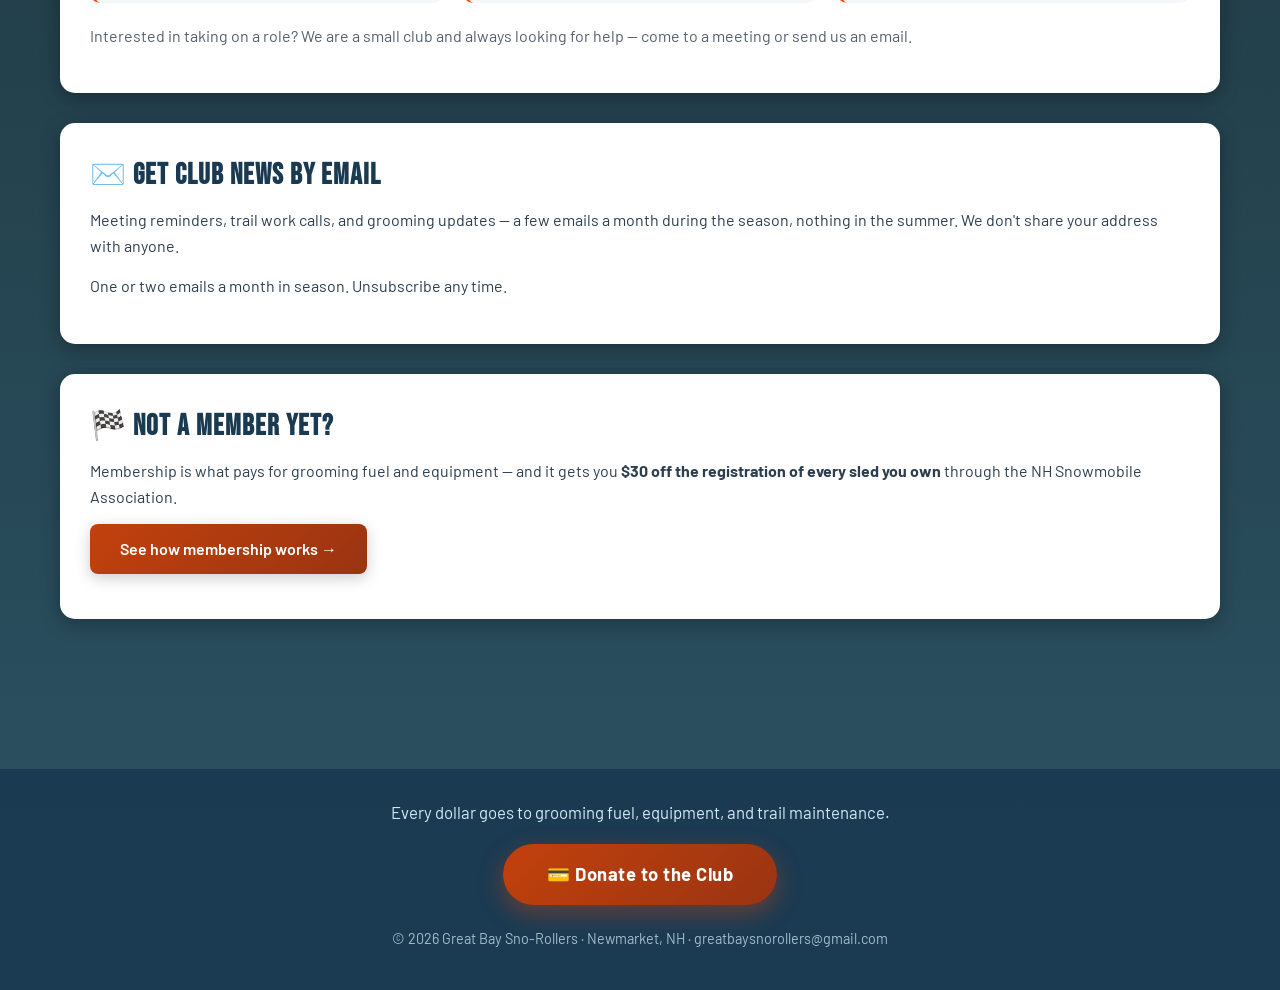
<file: get-involved.html>
<!DOCTYPE html>
<html lang="en">
<head>
    <meta charset="UTF-8">
    <meta name="viewport" content="width=device-width, initial-scale=1.0">
    <title>Get Involved - Great Bay Sno-Rollers | Volunteer, Trail Work & Club Officers</title>
    <meta name="description" content="Volunteer with Great Bay Sno-Rollers. Trail work days, grooming, club officers, and email updates for our Rockingham County, NH snowmobile club.">
    <meta name="keywords" content="snowmobile club volunteer NH, trail work days, club officers, Great Bay Sno-Rollers">

    <!-- Open Graph / Facebook -->
    <meta property="og:type" content="website">
    <meta property="og:title" content="GET INVOLVED - Great Bay Sno-Rollers">
    <meta property="og:description" content="Volunteer with Great Bay Sno-Rollers. Trail work days, grooming, club officers, and email updates for our Rockingham County, NH snowmobile club.">
    <meta property="og:image" content="https://greatbaysnorollers.com/3-MEDIA/1-Photos/Gallery/483100253_645066678070906_3838840164000899336_n.jpg">

    <link rel="icon" href="favicon.ico" sizes="any">
    <link rel="icon" type="image/png" href="3-MEDIA/1-Photos/Logos/favicon-512.png">
    <link rel="apple-touch-icon" href="3-MEDIA/1-Photos/Logos/apple-touch-icon.png">

    <link rel="preconnect" href="https://fonts.googleapis.com">
    <link rel="preconnect" href="https://fonts.gstatic.com" crossorigin>
    <link href="https://fonts.googleapis.com/css2?family=Bebas+Neue&family=Barlow:wght@400;500;600;700&display=swap" rel="stylesheet">
    <link rel="stylesheet" href="site.css">
    <style>

        /* Mobile Menu Styles */
        @media (max-width: 768px) {
            .hamburger {
                display: flex;
            }
        }

        /* Page Header */
        .page-header {
            background: linear-gradient(rgba(0, 0, 0, 0.5), rgba(0, 0, 0, 0.5)),
                        url('3-MEDIA/1-Photos/2025_Dec7-Bridge Repair/Dec7_Pic1.jpg');
            background-size: cover;
            background-position: center;
            padding: 80px 20px;
            text-align: center;
            color: var(--snow-white);
        }

        /* Updates Grid */
        .updates-grid {
            display: grid;
            grid-template-columns: repeat(auto-fit, minmax(350px, 1fr));
            gap: 30px;
            margin-top: 40px;
        }

        /* Update Card */
        .update-card {
            background: white;
            border-radius: 15px;
            padding: 25px;
            box-shadow: 0 5px 20px rgba(0, 0, 0, 0.3);
            transition: transform 0.3s ease, box-shadow 0.3s ease;
        }

        .update-card:hover {
            transform: translateY(-5px);
            box-shadow: 0 8px 30px rgba(0, 0, 0, 0.4);
        }

        .update-header {
            display: flex;
            justify-content: space-between;
            align-items: flex-start;
            gap: 15px;
            margin-bottom: 15px;
        }

        .update-title {
            font-size: 1.5rem;
            color: var(--deep-blue);
            font-weight: 700;
        }

        .update-date {
            color: #666;
            font-size: 0.95rem;
            margin-bottom: 15px;
        }

        .update-content {
            color: var(--text-dark);
            line-height: 1.8;
        }

        .update-content p {
            margin-bottom: 15px;
        }

        .update-content p:last-child {
            margin-bottom: 0;
        }

        .update-content ul {
            padding-left: 25px;
            line-height: 1.8;
        }

        .update-content ul li {
            margin-bottom: 8px;
        }

        /* Back Button */
        .back-button {
            display: inline-block;
            margin-bottom: 30px;
            padding: 12px 30px;
            background: linear-gradient(135deg, var(--logo-gradient-start), var(--logo-gradient-end));
            color: white;
            text-decoration: none;
            border-radius: 8px;
            font-weight: 600;
            transition: transform 0.3s ease, box-shadow 0.3s ease;
            box-shadow: 0 4px 15px rgba(0, 0, 0, 0.2);
        }

        .back-button:hover {
            transform: translateY(-2px);
            box-shadow: 0 6px 20px rgba(0, 0, 0, 0.3);
        }

        /* Footer */

        footer p {
            margin-bottom: 10px;
        }

        footer a {
            color: var(--logo-gradient-mid);
            text-decoration: none;
            transition: color 0.3s ease;
        }

        footer a:hover {
            color: var(--logo-gradient-end);
        }

        /* Expand/Collapse */
        .expandable-content {
            position: relative;
        }

        .expandable-content.collapsed {
            max-height: 150px;
            overflow: hidden;
        }

        .expandable-content.collapsed::after {
            content: '';
            position: absolute;
            bottom: 0;
            left: 0;
            right: 0;
            height: 80px;
            background: linear-gradient(to bottom, transparent, white);
        }

        .expand-button {
            display: inline-block;
            margin-top: 10px;
            padding: 8px 20px;
            background: linear-gradient(135deg, var(--logo-gradient-start), var(--logo-gradient-end));
            color: white;
            border: none;
            border-radius: 6px;
            font-weight: 600;
            cursor: pointer;
            transition: transform 0.3s ease;
        }

        .expand-button:hover {
            transform: translateY(-2px);
        }

        /* Responsive Design */
        @media (max-width: 768px) {

            .updates-grid {
                grid-template-columns: 1fr;
            }

            .update-title {
                font-size: 1.3rem;
            }
        }

        /* ---- shared additions for Get Involved / Supporters ---- */
        .panel {
            background: white;
            border-radius: 15px;
            padding: 30px;
            box-shadow: 0 5px 20px rgba(0, 0, 0, 0.3);
            margin-bottom: 30px;
        }

        .panel h3 {
            font-family: 'Bebas Neue', sans-serif;
            font-size: 1.8rem;
            letter-spacing: 1px;
            color: var(--deep-blue);
            margin-bottom: 8px;
        }

        .panel > p { margin-bottom: 15px; }

        .panel ul { padding-left: 25px; line-height: 1.9; margin-bottom: 15px; }

        table.schedule { width: 100%; border-collapse: collapse; }

        table.schedule th,
        table.schedule td {
            text-align: left;
            padding: 12px 14px;
            border-bottom: 1px solid #e3e8ee;
        }

        table.schedule th {
            background: var(--deep-blue);
            color: var(--snow-white);
            font-weight: 600;
        }

        table.schedule tr:last-child td { border-bottom: none; }

        .person {
            background: #f5f7fa;
            border-left: 5px solid var(--accent-orange);
            border-radius: 10px;
            padding: 18px 20px;
        }

        .person .name { font-weight: 700; color: var(--deep-blue); font-size: 1.1rem; }

        .signup {
            display: flex;
            flex-wrap: wrap;
            gap: 12px;
            margin-top: 18px;
        }

        .signup button {
            padding: 14px 32px;
            border: none;
            border-radius: 8px;
            background: linear-gradient(135deg, var(--logo-gradient-start), var(--logo-gradient-end));
            color: #fff;
            font-weight: 700;
            font-size: 1rem;
            cursor: pointer;
            transition: transform 0.3s ease;
        }

        .signup button:hover { transform: translateY(-2px); }

        /* MailerLite signup form, restyled to match the site.
           Their rules are #mlb2-xxxxx.ml-form-embedContainer ... !important, so
           these are scoped under #gbsr-signup to outrank them. */
        #gbsr-signup { max-width: 100%; }
        #gbsr-signup .ml-form-embedContainer.ml-subscribe-form .ml-form-embedWrapper {
            background-color: transparent !important;
            box-shadow: none !important;
            width: 100% !important;
            max-width: 560px !important;
        }
        #gbsr-signup .ml-form-embedContainer.ml-subscribe-form .ml-form-embedWrapper .ml-form-embedBody {
            padding: 0 !important;
        }
        /* The panel already carries a heading; hide MailerLite's duplicate. */
        #gbsr-signup .ml-form-embedContainer.ml-subscribe-form .ml-form-embedWrapper .ml-form-embedBody .ml-form-embedContent {
            display: none !important;
        }
        #gbsr-signup .ml-form-embedContainer.ml-subscribe-form .ml-form-embedWrapper .ml-form-embedBody .ml-form-fieldRow input,
        #gbsr-signup .ml-form-embedContainer.ml-subscribe-form .ml-form-embedWrapper .ml-form-embedBody .ml-form-fieldRow textarea,
        #gbsr-signup .ml-form-embedContainer.ml-subscribe-form .ml-form-embedWrapper .ml-form-embedBody .ml-form-fieldRow .custom-select {
            font-family: 'Barlow', sans-serif !important;
            font-size: 1rem !important;
            border-color: #cbd5dd !important;
            border-radius: 8px !important;
            padding: 13px 14px !important;
            color: #2C3E50 !important;
        }
        #gbsr-signup .ml-form-embedContainer.ml-subscribe-form .ml-form-embedWrapper .ml-form-embedBody .ml-form-fieldRow input:focus,
        #gbsr-signup .ml-form-embedContainer.ml-subscribe-form .ml-form-embedWrapper .ml-form-embedBody .ml-form-fieldRow textarea:focus {
            border-color: #C2410C !important;
            outline: 2px solid rgba(194,65,12,.25) !important;
        }
        #gbsr-signup .ml-form-embedContainer.ml-subscribe-form .ml-form-embedWrapper .ml-form-embedBody .ml-form-embedSubmit button {
            background: linear-gradient(135deg, #C2410C, #9A3412) !important;
            font-family: 'Barlow', sans-serif !important;
            font-size: 1.02rem !important;
            font-weight: 700 !important;
            letter-spacing: .3px !important;
            border-radius: 8px !important;
            padding: 15px !important;
        }
        #gbsr-signup .ml-form-embedContainer.ml-subscribe-form .ml-form-embedWrapper .ml-form-embedBody .ml-form-embedSubmit button:hover {
            filter: brightness(1.08);
            background: linear-gradient(135deg, #C2410C, #9A3412) !important;
        }
        #gbsr-signup .ml-form-embedContainer.ml-subscribe-form .ml-form-embedWrapper .ml-form-embedBody .ml-form-checkboxRow .label-description p,
        #gbsr-signup .ml-form-embedContainer.ml-subscribe-form .ml-form-embedWrapper .ml-form-embedBody .ml-form-embedPermissions .ml-form-embedPermissionsContent p {
            font-family: 'Barlow', sans-serif !important;
            font-size: .9rem !important;
            line-height: 1.5 !important;
            color: #55606c !important;
        }
        #gbsr-signup .ml-form-embedContainer.ml-subscribe-form .ml-form-embedWrapper .ml-form-embedBody .ml-form-checkboxRow input[type=checkbox]:checked ~ .label-description::before {
            border-color: #C2410C !important;
            background-color: #C2410C !important;
        }
        /* reCAPTCHA is a fixed-width widget; keep it inside the column on phones. */
        #gbsr-signup .ml-form-recaptcha { max-width: 100% !important; overflow: hidden !important; }

    </style>
</head>
<body>
    <!-- Header Navigation -->
    <header>
        <nav>
            <a href="index.html" class="logo" aria-label="Great Bay Sno-Rollers - back to home">
                <img src="3-MEDIA/1-Photos/Logos/GreatBaySnoRoller-LOGO.png" alt="Great Bay Sno-Rollers Logo" class="logo-image">
                <div class="logo-text">
                    <h1>GREAT BAY SNO-ROLLERS</h1>
                    <p>Rockingham County, NH</p>
                </div>
            </a>
            <ul class="nav-links" id="navLinks">
                <li class="nav-item">
                    <button type="button" class="nav-trigger" aria-expanded="false" aria-haspopup="true">Trails</button>
                    <ul class="dropdown">
                        <li><a href="trails.html" onclick="closeMenu()">Trail Map &amp; Conditions</a></li>
                        <li><a href="weather-trails.html" onclick="closeMenu()">Weather &amp; Radar</a></li>
                    </ul>
                </li>
                <li class="nav-item">
                    <button type="button" class="nav-trigger" aria-expanded="false" aria-haspopup="true">News</button>
                    <ul class="dropdown">
                        <li><a href="club-updates.html" onclick="closeMenu()">Club Updates</a></li>
                        <li><a href="gallery.html" onclick="closeMenu()">Photo Gallery</a></li>
                        <li><a href="events.html" onclick="closeMenu()">Events Calendar</a></li>
                    </ul>
                </li>
                <li class="nav-item">
                    <button type="button" class="nav-trigger" aria-expanded="false" aria-haspopup="true">The Club</button>
                    <ul class="dropdown">
                        <li><a href="get-involved.html" class="active" onclick="closeMenu()">Get Involved</a></li>
                        <li><a href="equipment.html" onclick="closeMenu()">Groomers &amp; Equipment</a></li>
                        <li><a href="supporters.html" onclick="closeMenu()">Our Supporters</a></li>
                        <li><a href="merch.html" onclick="closeMenu()">Club Merch</a></li>
                        <li><a class="donate" href="https://venmo.com/u/greatbaysnorollers" target="_blank" rel="noopener" onclick="closeMenu()">&#128179; Donate to the Club</a></li>
                    </ul>
                </li>
                <li><a href="membership.html" class="nav-join" onclick="closeMenu()">Join the Club</a></li>
            </ul>
            <div class="hamburger" id="hamburger" onclick="toggleMenu()">
                <span></span>
                <span></span>
                <span></span>
            </div>
        </nav>
    </header>

    <!-- Page Header -->
    <div class="page-header">
        <h2>GET INVOLVED</h2>
        <p>Trail work, grooming, and the people who keep it running</p>
    </div>

    <!-- Main Container -->
    <div class="container">
        <a href="index.html" class="back-button">&larr; Back to Home</a>

        <p class="lede">The trails don't groom themselves. Everything Great Bay Sno-Rollers does
        is volunteer work &mdash; here's how to jump in, whatever amount of time you've got.</p>

        <div class="panel">
            <h3>&#128296; What Needs Doing</h3>
            <p>You do not need special skills or your own equipment. Show up and we'll find you a job.</p>
            <ul>
                <li><strong>Fall brushing and clearing</strong> &mdash; cutting back growth before the snow flies</li>
                <li><strong>Bridge and signage work</strong> &mdash; building, repairing, and hanging trail markers</li>
                <li><strong>Storm cleanup</strong> &mdash; clearing blowdowns after a big blow</li>
                <li><strong>Groomer maintenance</strong> &mdash; wrenching, welding, and keeping the drag together</li>
                <li><strong>Grooming shifts</strong> &mdash; training provided; we'll ride with you first</li>
                <li><strong>Landowner relations</strong> &mdash; saying thank you, and meaning it</li>
            </ul>
            <p>Interested? Email
               <a href="mailto:greatbaysnorollers@gmail.com" style="color: var(--accent-orange); font-weight: 600;">greatbaysnorollers@gmail.com</a>
               or just come to a monthly meeting.</p>
        </div>

        <div class="panel">
            <h3>&#128197; Trail Work Schedule</h3>
            <p>Work days are posted here and announced on our
               <a href="https://www.facebook.com/GreatBaySnoRollersLeeSnoTravelers" target="_blank" rel="noopener" style="color: var(--accent-orange); font-weight: 600;">Facebook page</a>.</p>

            <!-- =========================================================
                 ADD WORK DAYS HERE. Delete the "empty-state" block below
                 and uncomment the table once you have dates to post.

            <table class="schedule">
                <thead>
                    <tr><th>Date</th><th>Time</th><th>Meet At</th><th>What We're Doing</th></tr>
                </thead>
                <tbody>
                    <tr>
                        <td>Saturday, October 11</td>
                        <td>8:00 AM</td>
                        <td>31 Tuckers Way, Newmarket</td>
                        <td>Fall brushing &mdash; bring saws and loppers</td>
                    </tr>
                </tbody>
            </table>
                 ========================================================= -->

            <div class="empty-state">
                <strong>No work days posted right now.</strong><br>
                Fall brushing usually kicks off in October. Check back, or watch Facebook for the call.
            </div>
        </div>

        <div class="panel">
            <h3>&#128101; Club Officers</h3>
            <p>Questions, ideas, or complaints &mdash; these are the people to find.</p>
            <div class="people">
                <div class="person">
                    <div class="role">President</div>
                    <div class="name">Billy Vandervalk</div>
                    <a href="mailto:greatbaysnorollers@gmail.com" style="color: var(--accent-orange);">greatbaysnorollers@gmail.com</a>
                </div>
                <div class="person">
                    <div class="role">Vice President</div>
                    <div class="name">Chris Rowe</div>
                </div>
                <div class="person">
                    <div class="role">Trail Master</div>
                    <div class="name">Matt Larkin</div>
                </div>
                <!-- TO ADD AN OFFICER LATER: copy one block below, fill in the role and name.
                <div class="person">
                    <div class="role">Treasurer</div>
                    <div class="name">Name here</div>
                </div>
                -->
            </div>
            <p style="margin-top: 20px; color: #6b7580;">
                Interested in taking on a role? We are a small club and always looking for help
                &mdash; come to a meeting or send us an email.
            </p>
        </div>

        <div class="panel">
            <h3>&#9993;&#65039; Get Club News by Email</h3>
            <p>Meeting reminders, trail work calls, and grooming updates &mdash; a few emails a month
               during the season, nothing in the summer. We don't share your address with anyone.</p>

            <p class="signup-note">One or two emails a month in season. Unsubscribe any time.</p>
            <div id="gbsr-signup"><div class="ml-embedded" data-form="vkZGlt"></div></div>
        </div>

        <div class="panel">
            <h3>&#127937; Not a Member Yet?</h3>
            <p>Membership is what pays for grooming fuel and equipment &mdash; and it gets you
               <strong>$30 off the registration of every sled you own</strong> through the NH
               Snowmobile Association.</p>
            <p><a href="index.html#join" class="back-button" style="margin-bottom:0;">See how membership works &rarr;</a></p>
        </div>

    </div>

    <!-- Footer -->
    <footer>

        <div class="footer-donate">
            <p class="footer-donate-lead">Every dollar goes to grooming fuel, equipment, and trail maintenance.</p>
            <a href="https://venmo.com/u/greatbaysnorollers" target="_blank" rel="noopener" class="footer-donate-btn">&#128179; Donate to the Club</a>
        </div>
        <p class="footer-fine">
            &copy; 2026 Great Bay Sno-Rollers &middot; Newmarket, NH &middot;
            <a href="mailto:greatbaysnorollers@gmail.com">greatbaysnorollers@gmail.com</a>
        </p>
    </footer>

    <!-- JavaScript -->

    <script src="site.js"></script>
    <!-- MailerLite Universal: renders the signup form marked #gbsr-signup.
         Account 2692960, form vkZGlt. Edit the form's fields in MailerLite;
         the look is overridden by the #gbsr-signup rules in this page's CSS. -->
    <script>
        (function(w,d,e,u,f,l,n){w[f]=w[f]||function(){(w[f].q=w[f].q||[])
        .push(arguments);},l=d.createElement(e),l.async=1,l.src=u,
        n=d.getElementsByTagName(e)[0],n.parentNode.insertBefore(l,n);})
        (window,document,'script','https://assets.mailerlite.com/js/universal.js','ml');
        ml('account', '2692960');
    </script>
</body>
</html>
</file>
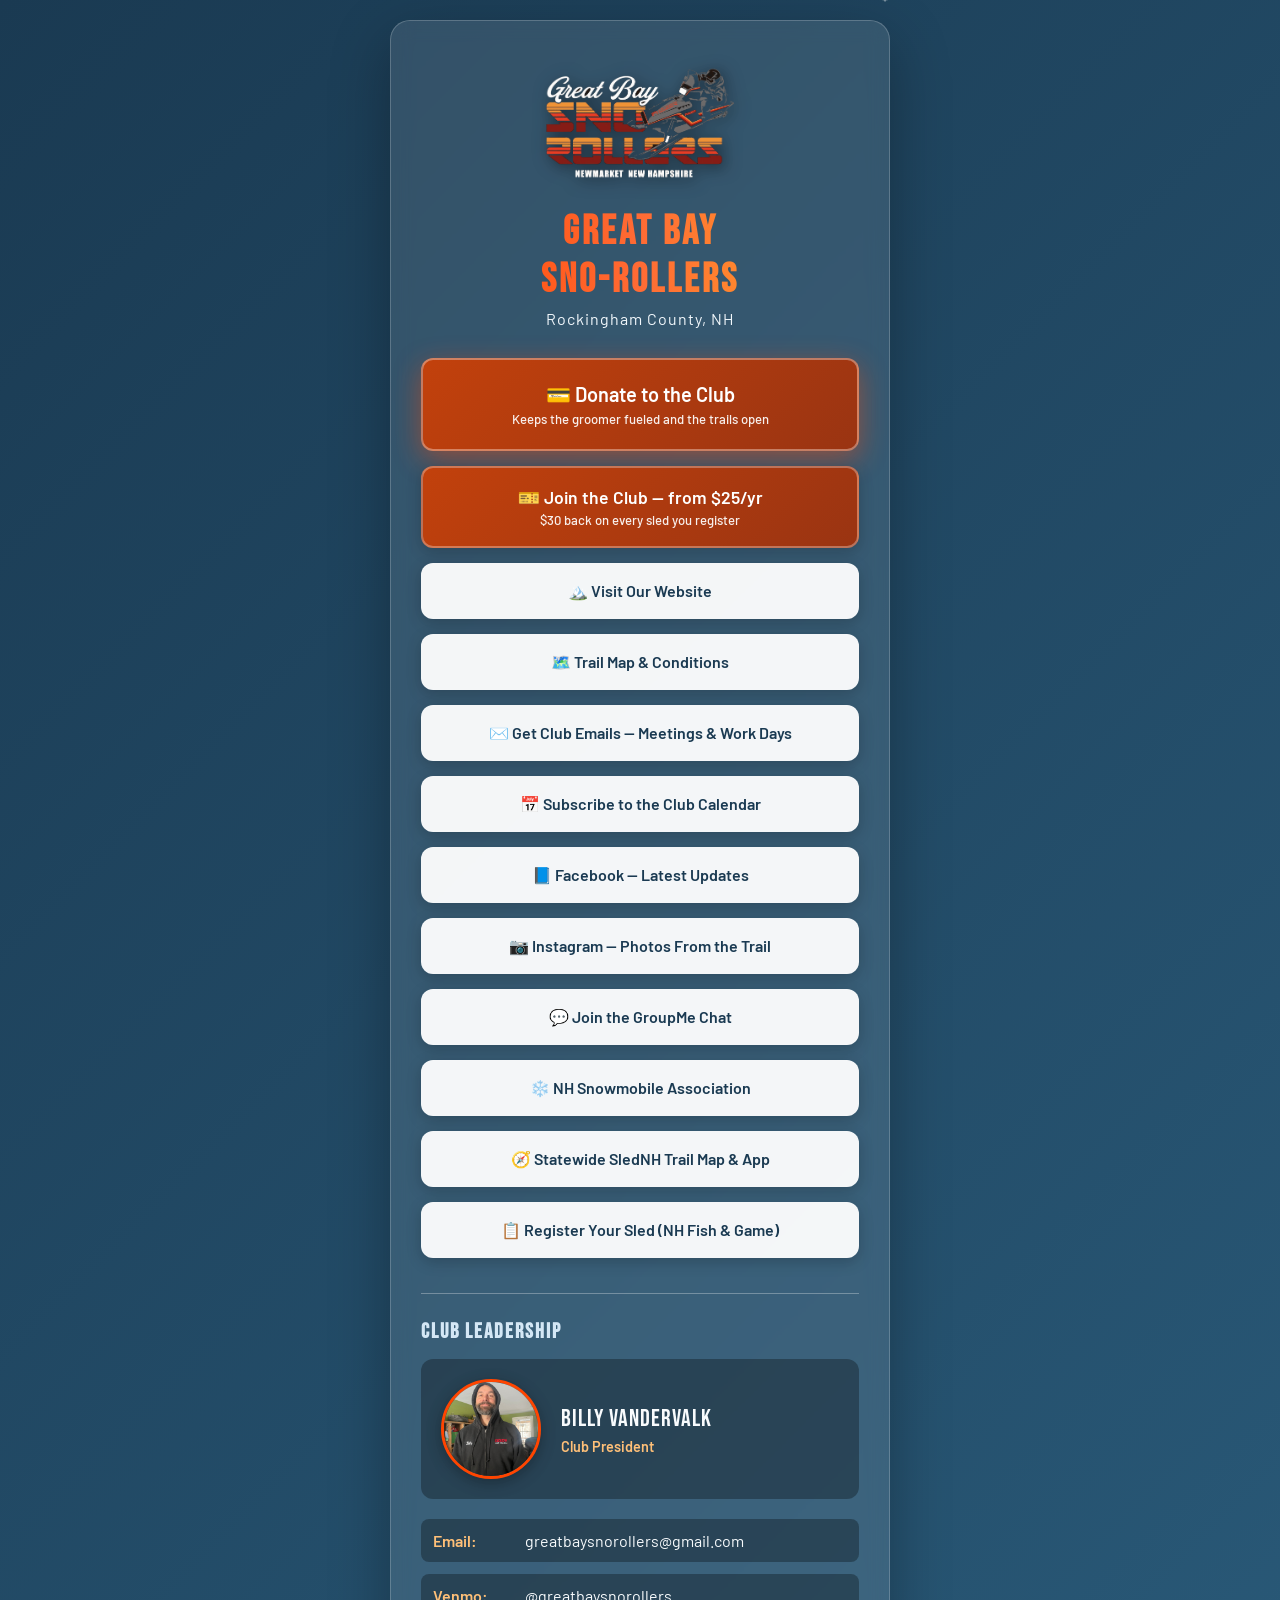
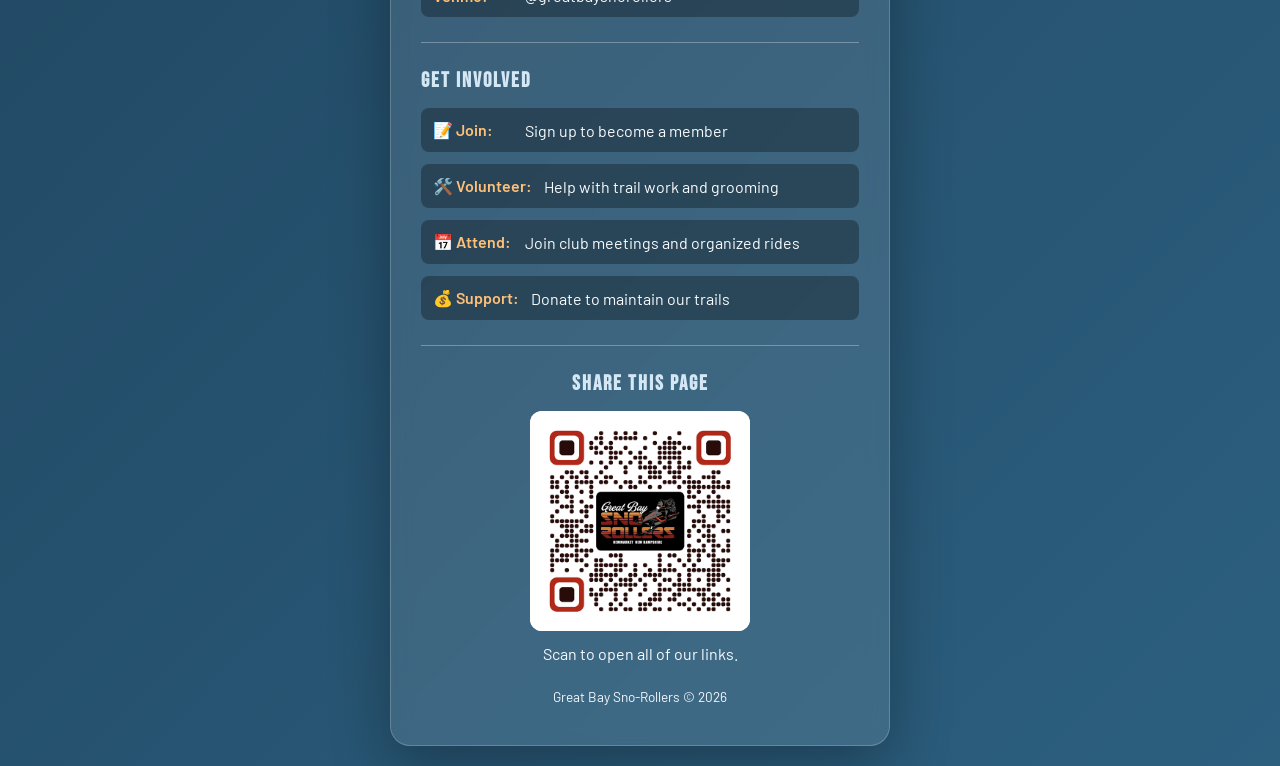
<file: landing.html>
<!DOCTYPE html>
<html lang="en">
<head>
    <meta charset="UTF-8">
    <meta name="viewport" content="width=device-width, initial-scale=1.0">
    <title>Great Bay Sno-Rollers - Quick Links | Contact & Donate</title>
    <meta name="description" content="Quick links to Great Bay Sno-Rollers website, trail maps, events, and social media. Contact us or donate via Venmo to support our snowmobile club in Rockingham County, NH.">
    <meta name="keywords" content="Great Bay Sno-Rollers contact, snowmobile club donate, NH snowmobile links, Billy Vandervalk">

    <!-- Open Graph / Facebook -->
    <meta property="og:type" content="website">
    <meta property="og:title" content="Great Bay Sno-Rollers - Quick Links">
    <meta property="og:description" content="Quick access to trail maps, events, contact info, and ways to support our snowmobile club.">
    <meta property="og:image" content="https://greatbaysnorollers.com/3-MEDIA/1-Photos/Gallery/GreatBaySnoRoller-LOGO - 5Color.jpg">

    <link rel="icon" href="favicon.ico" sizes="any">
    <link rel="icon" type="image/png" href="3-MEDIA/1-Photos/Logos/favicon-512.png">
    <link rel="apple-touch-icon" href="3-MEDIA/1-Photos/Logos/apple-touch-icon.png">

    <link rel="preconnect" href="https://fonts.googleapis.com">
    <link rel="preconnect" href="https://fonts.gstatic.com" crossorigin>
    <link href="https://fonts.googleapis.com/css2?family=Bebas+Neue&family=Barlow:wght@400;500;600&display=swap" rel="stylesheet">
    <style>
        :root {
            --ice-blue: #D4E7F5;
            --deep-blue: #1A3A52;
            --snow-white: #F8FBFD;
            --accent-orange: #FF4500;
            --logo-gradient-start: #FF4500;
            --logo-gradient-mid: #FF6B35;
            --logo-gradient-end: #FFA726;
            --text-dark: #2C3E50;
            --accent-yellow: #FFA726;
            --accent-red: #D32F2F;
            --success-green: #4CAF50;
            --warning-yellow: #FFC107;
            --danger-red: #F44336;
        }

        * {
            margin: 0;
            padding: 0;
            box-sizing: border-box;
        }

        body {
            font-family: 'Barlow', sans-serif;
            background: linear-gradient(135deg, var(--deep-blue) 0%, #2C5F7F 100%);
            min-height: 100vh;
            display: flex;
            align-items: center;
            justify-content: center;
            color: var(--snow-white);
            padding: 20px;
        }

        .container {
            max-width: 500px;
            width: 100%;
            background: rgba(255, 255, 255, 0.1);
            backdrop-filter: blur(10px);
            border-radius: 20px;
            padding: 40px 30px;
            box-shadow: 0 20px 60px rgba(0, 0, 0, 0.3);
            border: 1px solid rgba(255, 255, 255, 0.2);
        }

        .logo-section {
            text-align: center;
            margin-bottom: 30px;
        }

        .logo-image-landing {
            max-width: 200px;
            width: 100%;
            height: auto;
            margin-bottom: 20px;
            filter: drop-shadow(3px 3px 8px rgba(0, 0, 0, 0.5));
        }

        h1 {
            font-family: 'Bebas Neue', sans-serif;
            font-size: 2.5rem;
            letter-spacing: 3px;
            background: linear-gradient(90deg, var(--logo-gradient-start), var(--logo-gradient-mid), var(--logo-gradient-end));
            -webkit-background-clip: text;
            -webkit-text-fill-color: transparent;
            background-clip: text;
            margin-bottom: 5px;
        }

        .subtitle {
            font-size: 1rem;
            color: var(--ice-blue);
            letter-spacing: 1px;
        }

        .links {
            display: flex;
            flex-direction: column;
            gap: 15px;
            margin-top: 30px;
        }

        .link-button {
            display: block;
            padding: 18px 25px;
            background: rgba(255, 255, 255, 0.95);
            color: var(--deep-blue);
            text-decoration: none;
            border-radius: 12px;
            font-weight: 600;
            font-size: 1rem;
            transition: all 0.3s ease;
            text-align: center;
            box-shadow: 0 4px 15px rgba(0, 0, 0, 0.2);
            position: relative;
            overflow: hidden;
        }

        .link-button::before {
            content: '';
            position: absolute;
            top: 0;
            left: -100%;
            width: 100%;
            height: 100%;
            background: linear-gradient(90deg, transparent, rgba(255, 107, 53, 0.3), transparent);
            transition: left 0.5s ease;
        }

        .link-button:hover::before {
            left: 100%;
        }

        .link-button:hover {
            transform: translateY(-3px);
            box-shadow: 0 6px 25px rgba(255, 107, 53, 0.4);
            background: white;
        }

        .link-button.primary {
            background: linear-gradient(135deg, var(--logo-gradient-start), var(--logo-gradient-mid), var(--logo-gradient-end));
            color: white;
            font-size: 1.1rem;
            border: 2px solid rgba(255, 255, 255, 0.3);
        }

        .link-button.primary:hover {
            transform: translateY(-3px) scale(1.05);
            box-shadow: 0 8px 35px rgba(255, 69, 0, 0.6);
        }

        .link-button.venmo {
            background: linear-gradient(135deg, #3D95CE 0%, #2D75AA 100%);
            color: white;
        }

        .link-button.venmo:hover {
            background: linear-gradient(135deg, #4DA5DE 0%, #3D85BA 100%);
        }

        .contact-section {
            margin-top: 35px;
            padding-top: 25px;
            border-top: 1px solid rgba(255, 255, 255, 0.3);
        }

        .contact-title {
            font-family: 'Bebas Neue', sans-serif;
            font-size: 1.3rem;
            letter-spacing: 2px;
            margin-bottom: 15px;
            color: var(--ice-blue);
        }

        .contact-info {
            display: flex;
            flex-direction: column;
            gap: 12px;
        }

        .president-section {
            display: flex;
            align-items: center;
            gap: 20px;
            margin-bottom: 20px;
            padding: 20px;
            background: rgba(255, 255, 255, 0.08);
            border-radius: 12px;
        }

        .president-photo {
            width: 100px;
            height: 100px;
            border-radius: 50%;
            object-fit: cover;
            border: 3px solid var(--accent-orange);
            box-shadow: 0 4px 15px rgba(0, 0, 0, 0.3);
        }

        .president-details {
            flex: 1;
        }

        .president-name {
            font-family: 'Bebas Neue', sans-serif;
            font-size: 1.5rem;
            letter-spacing: 1px;
            color: var(--snow-white);
            margin-bottom: 5px;
        }

        .president-title {
            color: var(--accent-orange);
            font-weight: 600;
            font-size: 0.9rem;
        }

        .contact-item {
            display: flex;
            align-items: center;
            flex-wrap: wrap;
            gap: 12px;
            padding: 12px;
            background: rgba(255, 255, 255, 0.08);
            border-radius: 8px;
            transition: background 0.3s ease;
        }

        .contact-item:hover {
            background: rgba(255, 255, 255, 0.15);
        }

        .contact-label {
            font-weight: 600;
            color: var(--accent-orange);
            min-width: 80px;
        }

        .contact-value {
            color: var(--snow-white);
            min-width: 0;
            overflow-wrap: anywhere;
        }

        .contact-value a {
            color: var(--snow-white);
            text-decoration: none;
            border-bottom: 1px solid transparent;
            transition: border-color 0.3s ease;
        }

        .contact-value a:hover {
            border-bottom-color: var(--accent-orange);
        }

        .footer {
            text-align: center;
            margin-top: 25px;
            font-size: 0.85rem;
            color: var(--ice-blue);
            opacity: 0.8;
        }

        /* Snowflake animation */
        .snowflake {
            position: fixed;
            top: -10px;
            color: white;
            font-size: 1em;
            pointer-events: none;
            animation: fall linear infinite;
            opacity: 0.7;
        }

        @keyframes fall {
            to {
                transform: translateY(100vh);
            }
        }

        .link-button.donate-hero {
            background: linear-gradient(135deg, var(--logo-gradient-start), var(--logo-gradient-mid), var(--logo-gradient-end));
            color: #fff; font-size: 1.25rem; padding: 22px 25px;
            border: 2px solid rgba(255,255,255,.35);
            box-shadow: 0 8px 28px rgba(255,69,0,.45);
        }
        .link-button.donate-hero:hover {
            transform: translateY(-3px) scale(1.03);
            background: linear-gradient(135deg, var(--logo-gradient-start), var(--logo-gradient-mid), var(--logo-gradient-end));
        }
        .donate-sub { display: block; font-size: .82rem; font-weight: 500; opacity: .92; margin-top: 4px; }
        /* =====================================================================
           CONTRAST FIXES (WCAG AA)

           The bright logo gradient (#FF4500 -> #FFA726) gives white text as
           little as 1.94:1 at its amber end, so it is no longer used behind
           text. Interactive surfaces get a deeper orange; the bright gradient
           is still used for decoration (racing stripe, rules, borders).

           Measured after these rules: every text/background pair on the site
           meets AA. To revert, delete this whole block.
           ===================================================================== */
        :root {
            --action-orange: #C2410C;   /* 5.18:1 with white */
            --action-dark:   #9A3412;   /* 7.31:1 with white */
            --link-orange:   #C2410C;   /* 5.18:1 on white, 4.83 on #f5f7fa */
            --muted-text:    #55606c;   /* 5.97:1 on #f5f7fa */
        }

        .nav-links a.nav-join,
        .join-button,
        .cta-button,
        .back-button,
        .expand-button,
        .footer-donate-btn,
        .home-cta-primary,
        .fb-follow-btn,
        .link-button.primary,
        .link-button.donate-hero,
        .signup button {
            background: linear-gradient(135deg, var(--action-orange), var(--action-dark)) !important;
            color: #fff !important;
        }

        .fb-follow-btn { background: #1461C9 !important; }   /* 5.86:1 */

        /* orange text on light backgrounds, including inline styles */
        a[style*="accent-orange"]:not([style*="background"]),
        a[style*="logo-gradient-start"]:not([style*="background"]),
        .person .role,
        .contact-label,
        .president-title { color: var(--link-orange) !important; }

        .panel a:not(.back-button):not(.cta-button),
        .update-content a:not(.back-button):not(.cta-button) { color: var(--link-orange); }

        /* muted greys that fell just under 4.5 on tinted panels */
        .empty-state,
        .rig .spec,
        .needs-name,
        .trail-id { color: var(--muted-text) !important; }

        /* the purple / pink info boxes were 2.04:1 and 3.47:1 with white text */
        .info-box { background: linear-gradient(135deg, #4C5FD7 0%, #5B3A8E 100%) !important; }
        .info-box[style*="f093fb"] { background: linear-gradient(135deg, #A03CB0 0%, #C62F48 100%) !important; }

        /* translucent white panels resolved to a mid blue, leaving orange
           labels at 1.33:1 - darkened so light text and labels pass */
        .contact-item,
        .president-section { background: rgba(0, 0, 0, .30) !important; }

        .contact-label,
        .president-title { color: #FFC078 !important; }   /* 5.79:1 */

        .footer, .subtitle { color: #F2F8FC !important; }

    
        /* light text on the mid-blue panels was 4.17-4.46:1 - nudged brighter */
        .join-section p,
        .benefit-item p,
        .join-note,
        .join-note strong,
        .totals span,
        .landing .footer { color: #E9F3FB !important; }

        .join-note a,
        .join-headline a { color: #FFE9CC !important; }   /* 5.6:1 on the navy panel */

        .totals span { color: #4A5560 !important; }        /* on the light #eef2f6 tile */

    
        /* buttons written as inline styles, with no class to hook onto */
        a[style*="logo-gradient-start"][style*="background"],
        a[style*="accent-orange"][style*="background"] {
            background: linear-gradient(135deg, var(--action-orange), var(--action-dark)) !important;
            color: #fff !important;
        }

        /* greys hard-coded inline */
        [style*="#6b7580"] { color: var(--muted-text) !important; }

        /* opacity was quietly cutting contrast on already-light text */
        .footer { opacity: 1 !important; }

    </style>
</head>
<body>
    <div class="container">
        <div class="logo-section">
            <img src="3-MEDIA/1-Photos/Logos/GreatBaySnoRoller-LOGO.png" alt="Great Bay Sno-Rollers Logo" class="logo-image-landing">
            <h1>GREAT BAY<br>SNO-ROLLERS</h1>
            <p class="subtitle">Rockingham County, NH</p>
        </div>

        <div class="links">
            <a href="https://venmo.com/u/greatbaysnorollers" target="_blank" rel="noopener" class="link-button donate-hero">
                💳 Donate to the Club
                <span class="donate-sub">Keeps the groomer fueled and the trails open</span>
            </a>

            <a href="https://tinyurl.com/GreatBaySnoRollers" target="_blank" rel="noopener" class="link-button primary">
                🎫 Join the Club &mdash; from $25/yr
                <span class="donate-sub">$30 back on every sled you register</span>
            </a>

            <a href="index.html" class="link-button">🏔️ Visit Our Website</a>

            <a href="trails.html" class="link-button">🗺️ Trail Map &amp; Conditions</a>

            <a href="get-involved.html" class="link-button">&#9993;&#65039; Get Club Emails &mdash; Meetings &amp; Work Days</a>
            <a href="events.html#subscribe" class="link-button">&#128197; Subscribe to the Club Calendar</a>

            <a href="https://www.facebook.com/GreatBaySnoRollersLeeSnoTravelers" target="_blank" rel="noopener" class="link-button">📘 Facebook &mdash; Latest Updates</a>
            <a href="https://www.instagram.com/greatbaysnorollers" target="_blank" rel="noopener" class="link-button">&#128247; Instagram &mdash; Photos From the Trail</a>
            <a href="https://groupme.com/join_group/112306062/ZCQoK9Bq" target="_blank" rel="noopener" class="link-button">&#128172; Join the GroupMe Chat</a>

            <a href="https://slednh.com/" target="_blank" rel="noopener" class="link-button">❄️ NH Snowmobile Association</a>

            <a href="https://slednh.com/nh-snowmobile-trail-map/" target="_blank" rel="noopener" class="link-button">🧭 Statewide SledNH Trail Map &amp; App</a>

            <a href="https://www.wildlife.nh.gov/highway-recreational-vehicles-ohrv-and-snowmobiles/registering-your-ohrv-or-snowmobile" target="_blank" rel="noopener" class="link-button">📋 Register Your Sled (NH Fish &amp; Game)</a>
        </div>

        <div class="contact-section">
            <h3 class="contact-title">Club Leadership</h3>

            <div class="president-section">
                <img src="3-MEDIA/1-Photos/Merch/Billy_Vandervalk_Headshot.jpg" alt="Billy Vandervalk" class="president-photo">
                <div class="president-details">
                    <div class="president-name">Billy Vandervalk</div>
                    <div class="president-title">Club President</div>
                </div>
            </div>

            <div class="contact-info">
                <div class="contact-item">
                    <span class="contact-label">Email:</span>
                    <span class="contact-value">
                        <a href="mailto:greatbaysnorollers@gmail.com">greatbaysnorollers@gmail.com</a>
                    </span>
                </div>
                <div class="contact-item">
                    <span class="contact-label">Venmo:</span>
                    <span class="contact-value">
                        <a href="https://venmo.com/u/greatbaysnorollers" target="_blank" rel="noopener">@greatbaysnorollers</a>
                    </span>
                </div>
            </div>
        </div>

        <div class="contact-section" style="margin-top: 25px;">
            <h3 class="contact-title">Get Involved</h3>
            <div class="contact-info">
                <div class="contact-item">
                    <span class="contact-label">📝 Join:</span>
                    <span class="contact-value">
                        <a href="https://tinyurl.com/GreatBaySnoRollers" target="_blank" rel="noopener">Sign up to become a member</a>
                    </span>
                </div>
                <div class="contact-item">
                    <span class="contact-label">🛠️ Volunteer:</span>
                    <span class="contact-value">Help with trail work and grooming</span>
                </div>
                <div class="contact-item">
                    <span class="contact-label">📅 Attend:</span>
                    <span class="contact-value">Join club meetings and organized rides</span>
                </div>
                <div class="contact-item">
                    <span class="contact-label">💰 Support:</span>
                    <span class="contact-value">Donate to maintain our trails</span>
                </div>
            </div>
        </div>

        <!-- The branded QR code points back to this page, so it can be shown on a phone to share. -->
        <div class="contact-section" style="margin-top: 25px; text-align: center;">
            <h3 class="contact-title">Share This Page</h3>
            <img src="3-MEDIA/1-Photos/Logos/gbsr-qr-code.png" alt="QR code for this page" width="220" height="220"
                 style="width: 220px; max-width: 100%; height: auto; border-radius: 12px; background: #fff;">
            <p style="margin-top: 10px;">Scan to open all of our links.</p>
        </div>

        <div class="footer">
            Great Bay Sno-Rollers © 2026
        </div>
    </div>

    <script>
        // Create falling snowflakes
        function createSnowflake() {
            const snowflake = document.createElement('div');
            snowflake.className = 'snowflake';
            snowflake.innerHTML = '❄';
            snowflake.style.left = Math.random() * 100 + '%';
            snowflake.style.animationDuration = Math.random() * 3 + 7 + 's';
            snowflake.style.opacity = Math.random() * 0.5 + 0.3;
            snowflake.style.fontSize = Math.random() * 10 + 10 + 'px';
            document.body.appendChild(snowflake);

            setTimeout(() => {
                snowflake.remove();
            }, 10000);
        }

        // Create snowflakes periodically
        setInterval(createSnowflake, 800);
    </script>
</body>
</html>
</file>
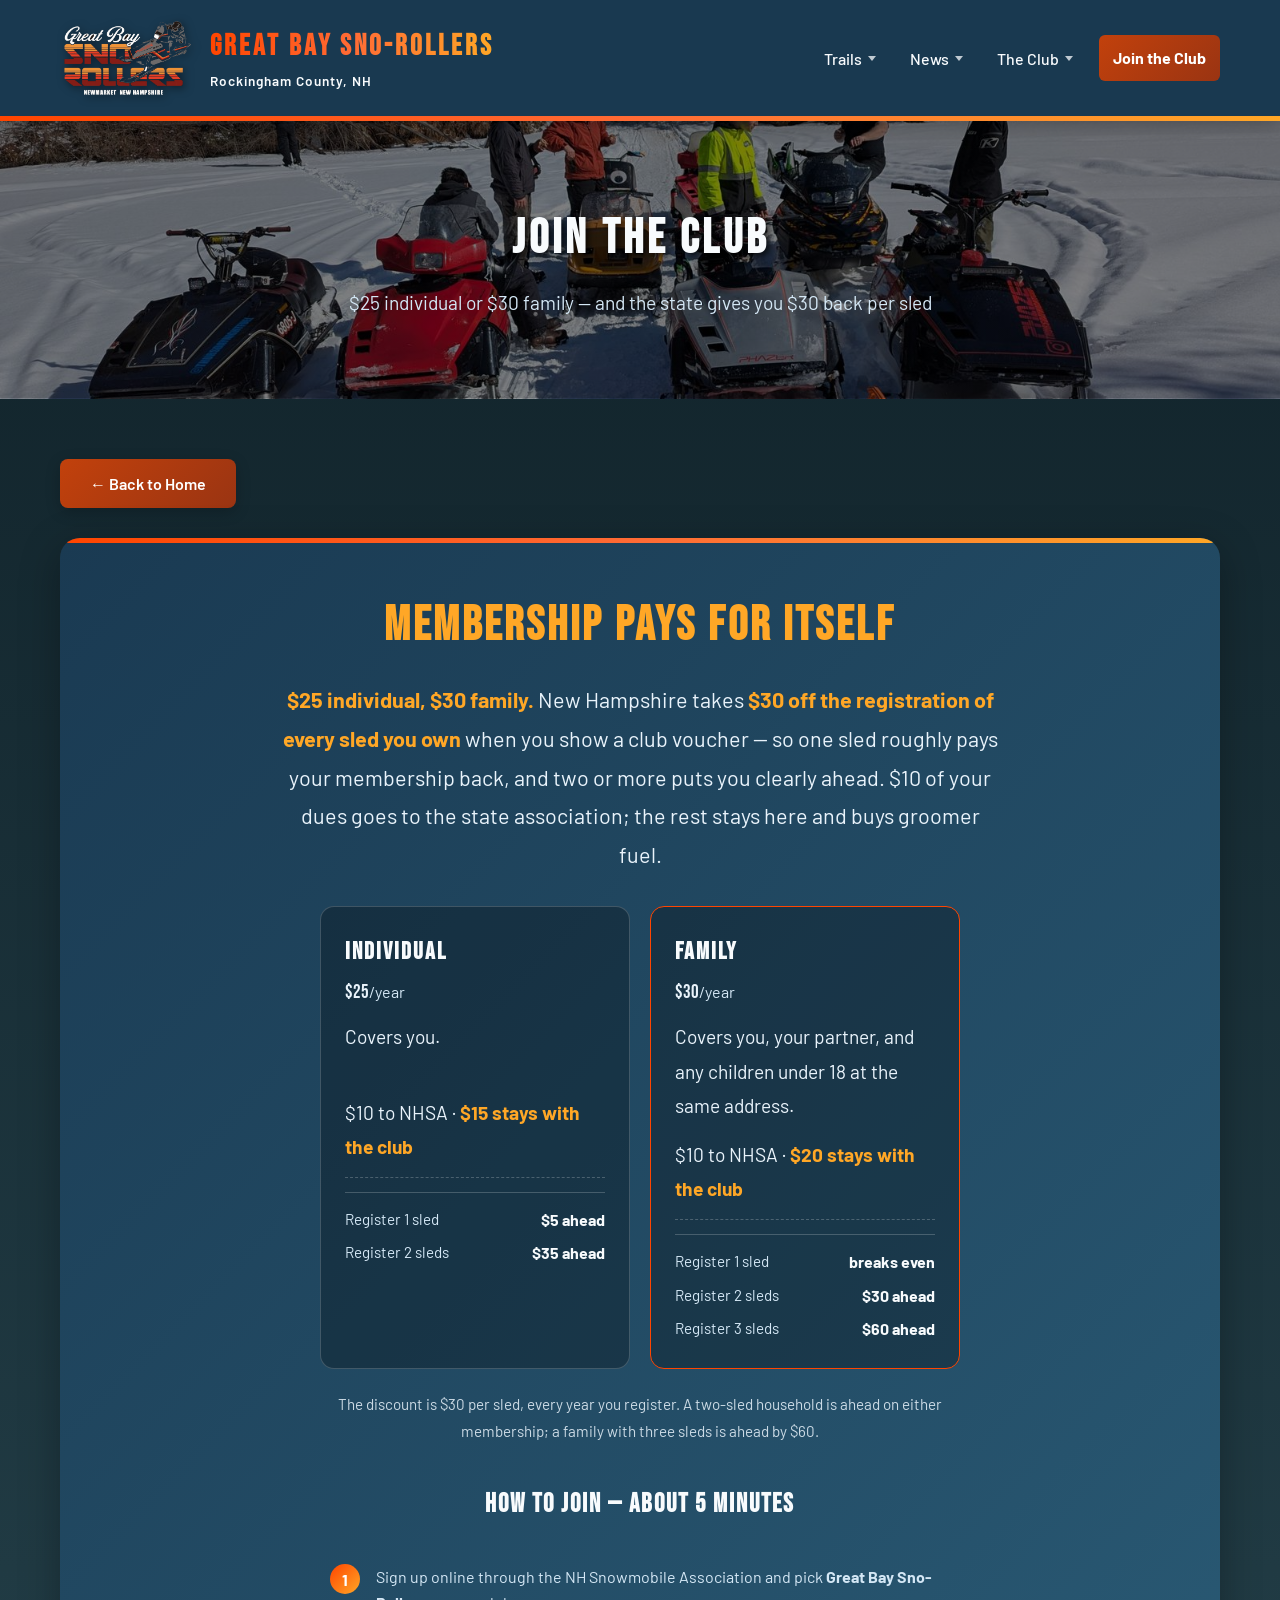
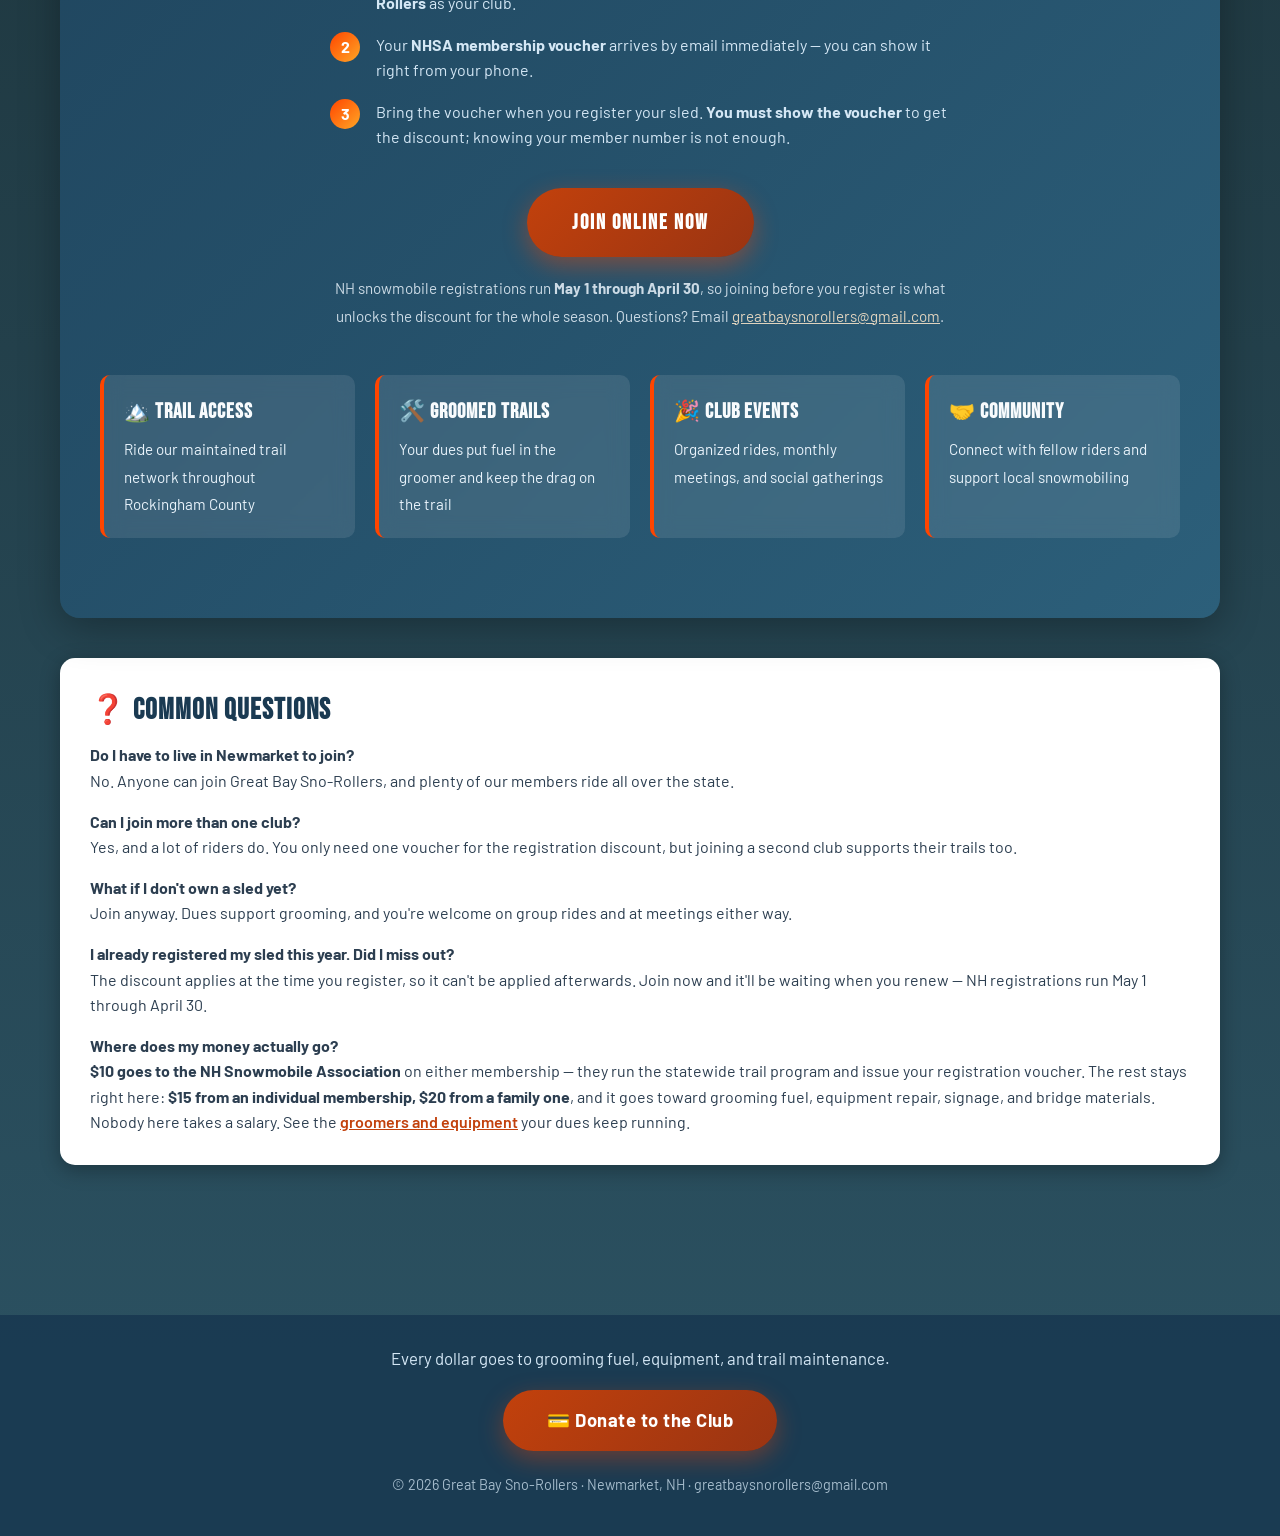
<file: membership.html>
<!DOCTYPE html>
<html lang="en">
<head>
    <meta charset="UTF-8">
    <meta name="viewport" content="width=device-width, initial-scale=1.0">
    <title>Join the Club - Great Bay Sno-Rollers | $25 Membership, $30 Sled Discount</title>
    <meta name="description" content="Join Great Bay Sno-Rollers from $25 a year and get $30 off the NH registration of every sled you own. Membership, NHSA vouchers, and how to sign up in Rockingham County, NH.">
    <meta name="keywords" content="join snowmobile club NH, NHSA voucher, snowmobile registration discount, Great Bay Sno-Rollers membership">

    <!-- Open Graph / Facebook -->
    <meta property="og:type" content="website">
    <meta property="og:title" content="Join the Club - Great Bay Sno-Rollers">
    <meta property="og:description" content="Join Great Bay Sno-Rollers from $25 a year and get $30 off the NH registration of every sled you own. Membership, NHSA vouchers, and how to sign up in Rockingham County, NH.">
    <meta property="og:image" content="https://greatbaysnorollers.com/3-MEDIA/1-Photos/Gallery/483100253_645066678070906_3838840164000899336_n.jpg">

    <link rel="icon" href="favicon.ico" sizes="any">
    <link rel="icon" type="image/png" href="3-MEDIA/1-Photos/Logos/favicon-512.png">
    <link rel="apple-touch-icon" href="3-MEDIA/1-Photos/Logos/apple-touch-icon.png">

    <link rel="preconnect" href="https://fonts.googleapis.com">
    <link rel="preconnect" href="https://fonts.gstatic.com" crossorigin>
    <link href="https://fonts.googleapis.com/css2?family=Bebas+Neue&family=Barlow:wght@400;500;600;700&display=swap" rel="stylesheet">
    <link rel="stylesheet" href="site.css">
    <style>

        /* Mobile Menu Styles */
        @media (max-width: 768px) {
            .hamburger {
                display: flex;
            }
        }

        /* Page Header */
        .page-header {
            background: linear-gradient(rgba(0, 0, 0, 0.5), rgba(0, 0, 0, 0.5)),
                        url('3-MEDIA/1-Photos/2026_Feb22-Group_Ride/sled-lineup-bluebird.jpg');
            background-size: cover;
            background-position: center;
            padding: 80px 20px;
            text-align: center;
            color: var(--snow-white);
        }

        /* Updates Grid */
        .updates-grid {
            display: grid;
            grid-template-columns: repeat(auto-fit, minmax(350px, 1fr));
            gap: 30px;
            margin-top: 40px;
        }

        /* Update Card */
        .update-card {
            background: white;
            border-radius: 15px;
            padding: 25px;
            box-shadow: 0 5px 20px rgba(0, 0, 0, 0.3);
            transition: transform 0.3s ease, box-shadow 0.3s ease;
        }

        .update-card:hover {
            transform: translateY(-5px);
            box-shadow: 0 8px 30px rgba(0, 0, 0, 0.4);
        }

        .update-header {
            display: flex;
            justify-content: space-between;
            align-items: flex-start;
            gap: 15px;
            margin-bottom: 15px;
        }

        .update-title {
            font-size: 1.5rem;
            color: var(--deep-blue);
            font-weight: 700;
        }

        .update-date {
            color: #666;
            font-size: 0.95rem;
            margin-bottom: 15px;
        }

        .update-content {
            color: var(--text-dark);
            line-height: 1.8;
        }

        .update-content p {
            margin-bottom: 15px;
        }

        .update-content p:last-child {
            margin-bottom: 0;
        }

        .update-content ul {
            padding-left: 25px;
            line-height: 1.8;
        }

        .update-content ul li {
            margin-bottom: 8px;
        }

        /* Back Button */
        .back-button {
            display: inline-block;
            margin-bottom: 30px;
            padding: 12px 30px;
            background: linear-gradient(135deg, var(--logo-gradient-start), var(--logo-gradient-end));
            color: white;
            text-decoration: none;
            border-radius: 8px;
            font-weight: 600;
            transition: transform 0.3s ease, box-shadow 0.3s ease;
            box-shadow: 0 4px 15px rgba(0, 0, 0, 0.2);
        }

        .back-button:hover {
            transform: translateY(-2px);
            box-shadow: 0 6px 20px rgba(0, 0, 0, 0.3);
        }

        /* Footer */

        footer p {
            margin-bottom: 10px;
        }

        footer a {
            color: var(--logo-gradient-mid);
            text-decoration: none;
            transition: color 0.3s ease;
        }

        footer a:hover {
            color: var(--logo-gradient-end);
        }

        /* Expand/Collapse */
        .expandable-content {
            position: relative;
        }

        .expandable-content.collapsed {
            max-height: 150px;
            overflow: hidden;
        }

        .expandable-content.collapsed::after {
            content: '';
            position: absolute;
            bottom: 0;
            left: 0;
            right: 0;
            height: 80px;
            background: linear-gradient(to bottom, transparent, white);
        }

        .expand-button {
            display: inline-block;
            margin-top: 10px;
            padding: 8px 20px;
            background: linear-gradient(135deg, var(--logo-gradient-start), var(--logo-gradient-end));
            color: white;
            border: none;
            border-radius: 6px;
            font-weight: 600;
            cursor: pointer;
            transition: transform 0.3s ease;
        }

        .expand-button:hover {
            transform: translateY(-2px);
        }

        /* Responsive Design */
        @media (max-width: 768px) {

            .updates-grid {
                grid-template-columns: 1fr;
            }

            .update-title {
                font-size: 1.3rem;
            }
        }

        /* ---- shared additions for Get Involved / Supporters ---- */
        .panel {
            background: white;
            border-radius: 15px;
            padding: 30px;
            box-shadow: 0 5px 20px rgba(0, 0, 0, 0.3);
            margin-bottom: 30px;
        }

        .panel h3 {
            font-family: 'Bebas Neue', sans-serif;
            font-size: 1.8rem;
            letter-spacing: 1px;
            color: var(--deep-blue);
            margin-bottom: 8px;
        }

        .panel > p { margin-bottom: 15px; }

        .panel ul { padding-left: 25px; line-height: 1.9; margin-bottom: 15px; }

        table.schedule { width: 100%; border-collapse: collapse; }

        table.schedule th,
        table.schedule td {
            text-align: left;
            padding: 12px 14px;
            border-bottom: 1px solid #e3e8ee;
        }

        table.schedule th {
            background: var(--deep-blue);
            color: var(--snow-white);
            font-weight: 600;
        }

        table.schedule tr:last-child td { border-bottom: none; }

        .person {
            background: #f5f7fa;
            border-left: 5px solid var(--accent-orange);
            border-radius: 10px;
            padding: 18px 20px;
        }

        .person .name { font-weight: 700; color: var(--deep-blue); font-size: 1.1rem; }

        .signup {
            display: flex;
            flex-wrap: wrap;
            gap: 12px;
            margin-top: 18px;
        }

        .signup button {
            padding: 14px 32px;
            border: none;
            border-radius: 8px;
            background: linear-gradient(135deg, var(--logo-gradient-start), var(--logo-gradient-end));
            color: #fff;
            font-weight: 700;
            font-size: 1rem;
            cursor: pointer;
            transition: transform 0.3s ease;
        }

        .signup button:hover { transform: translateY(-2px); }

        /* Join Section */
        .join-section {
            background: linear-gradient(135deg, var(--deep-blue) 0%, #2c5f7a 100%);
            border-radius: 20px;
            padding: 50px 40px;
            margin: 40px 0;
            text-align: center;
            box-shadow: 0 10px 40px rgba(0, 0, 0, 0.3);
            position: relative;
            overflow: hidden;
        }

        .join-section::before {
            content: '';
            position: absolute;
            top: 0;
            left: 0;
            width: 100%;
            height: 5px;
            background: linear-gradient(90deg, var(--logo-gradient-start), var(--logo-gradient-mid), var(--logo-gradient-end));
        }

        .join-section h2 {
            font-family: 'Bebas Neue', sans-serif;
            font-size: 3rem;
            letter-spacing: 3px;
            color: var(--accent-yellow);
            margin-bottom: 15px;
        }

        .join-section p {
            color: var(--ice-blue);
            font-size: 1.2rem;
            margin-bottom: 30px;
            line-height: 1.8;
        }

        .join-benefits {
            display: grid;
            grid-template-columns: repeat(auto-fit, minmax(200px, 1fr));
            gap: 20px;
            margin: 30px 0;
            text-align: left;
        }

        .benefit-item {
            background: rgba(255, 255, 255, 0.1);
            padding: 20px;
            border-radius: 10px;
            border-left: 4px solid var(--logo-gradient-start);
            backdrop-filter: blur(10px);
        }

        .benefit-item h4 {
            color: var(--snow-white);
            font-family: 'Bebas Neue', sans-serif;
            font-size: 1.3rem;
            letter-spacing: 1px;
            margin-bottom: 8px;
        }

        .benefit-item p {
            color: var(--ice-blue);
            font-size: 0.95rem;
            margin-bottom: 0;
        }

        .join-button {
            display: inline-block;
            background: linear-gradient(135deg, var(--logo-gradient-start), var(--logo-gradient-end));
            color: white;
            padding: 18px 45px;
            font-size: 1.3rem;
            font-weight: 700;
            text-decoration: none;
            border-radius: 50px;
            transition: all 0.3s ease;
            font-family: 'Bebas Neue', sans-serif;
            letter-spacing: 2px;
            box-shadow: 0 8px 25px rgba(255, 69, 0, 0.4);
        }

        .join-button:hover {
            transform: translateY(-3px) scale(1.05);
            box-shadow: 0 12px 35px rgba(255, 69, 0, 0.6);
        }

        /* Membership: the money argument */
        .join-headline {
            font-size: 1.35rem !important;
            color: var(--snow-white) !important;
            max-width: 720px;
            margin: 0 auto 10px !important;
        }

        .join-headline strong {
            color: var(--accent-yellow);
        }

        .join-math {
            background: rgba(0, 0, 0, 0.25);
            border: 1px solid rgba(255, 255, 255, 0.15);
            border-radius: 14px;
            padding: 25px 30px;
            margin: 30px auto;
            max-width: 560px;
            text-align: left;
        }

        .join-math dl {
            display: grid;
            grid-template-columns: 1fr auto;
            gap: 10px 20px;
            margin: 0;
        }

        .join-math dt {
            color: var(--ice-blue);
        }

        .join-math dd {
            margin: 0;
            text-align: right;
            font-weight: 700;
            color: var(--snow-white);
            white-space: nowrap;
        }

        .join-math .total {
            border-top: 1px solid rgba(255, 255, 255, 0.25);
            padding-top: 12px;
            margin-top: 4px;
        }

        .join-math .total dd,
        .join-math .total dt {
            color: var(--accent-yellow);
            font-size: 1.1rem;
            font-weight: 700;
        }

        .join-steps {
            list-style: none;
            counter-reset: step;
            max-width: 620px;
            margin: 30px auto;
            text-align: left;
        }

        .join-steps li {
            counter-increment: step;
            position: relative;
            padding: 8px 0 8px 46px;
            color: var(--ice-blue);
            line-height: 1.6;
        }

        .join-steps li::before {
            content: counter(step);
            position: absolute;
            left: 0;
            top: 8px;
            width: 30px;
            height: 30px;
            border-radius: 50%;
            background: linear-gradient(135deg, var(--logo-gradient-start), var(--logo-gradient-end));
            color: #fff;
            font-weight: 700;
            display: flex;
            align-items: center;
            justify-content: center;
        }

        .join-note {
            font-size: 0.95rem !important;
            color: var(--ice-blue) !important;
            opacity: 0.85;
            max-width: 620px;
            margin: 18px auto 0 !important;
        }

        /* ---------- membership tiers ---------- */
        .tier-table {
            display: grid;
            grid-template-columns: repeat(auto-fit, minmax(250px, 1fr));
            gap: 20px;
            margin: 32px auto 0;
            max-width: 640px;
            text-align: left;
        }

        .tier-col {
            background: rgba(0, 0, 0, .28);
            border: 1px solid rgba(255, 255, 255, .18);
            border-radius: 14px;
            padding: 26px 24px;
        }

        .tier-featured { border-color: var(--accent-orange); }

        .tier-col h3 {
            font-family: 'Bebas Neue', sans-serif;
            font-size: 1.5rem;
            letter-spacing: 2px;
            color: var(--snow-white);
            margin-bottom: 4px;
        }

        .tier-price {
            font-family: 'Bebas Neue', sans-serif;
            font-size: 2.8rem;
            line-height: 1;
            color: var(--accent-yellow);
            margin-bottom: 10px !important;
        }

        .tier-price span { font-size: 1rem; font-family: 'Barlow', sans-serif; color: var(--ice-blue); }

        .tier-who {
            color: var(--ice-blue);
            font-size: .95rem;
            margin-bottom: 14px !important;
            min-height: 3.2em;
        }

        .tier-split {
            font-size: .88rem;
            color: var(--ice-blue);
            margin-bottom: 14px !important;
            padding-bottom: 12px;
            border-bottom: 1px dashed rgba(255, 255, 255, .22);
        }

        .tier-split strong { color: var(--accent-yellow); }

        .tier-col dl {
            display: grid;
            grid-template-columns: 1fr auto;
            gap: 8px 14px;
            margin: 0;
            padding-top: 14px;
            border-top: 1px solid rgba(255, 255, 255, .2);
        }

        .tier-col dt { color: var(--ice-blue); font-size: .95rem; }
        .tier-col dd { margin: 0; text-align: right; font-weight: 700; color: var(--snow-white); white-space: nowrap; }

    </style>
</head>
<body>
    <!-- Header Navigation -->
    <header>
        <nav>
            <a href="index.html" class="logo" aria-label="Great Bay Sno-Rollers - back to home">
                <img src="3-MEDIA/1-Photos/Logos/GreatBaySnoRoller-LOGO.png" alt="Great Bay Sno-Rollers Logo" class="logo-image">
                <div class="logo-text">
                    <h1>GREAT BAY SNO-ROLLERS</h1>
                    <p>Rockingham County, NH</p>
                </div>
            </a>
            <ul class="nav-links" id="navLinks">
                <li class="nav-item">
                    <button type="button" class="nav-trigger" aria-expanded="false" aria-haspopup="true">Trails</button>
                    <ul class="dropdown">
                        <li><a href="trails.html" onclick="closeMenu()">Trail Map &amp; Conditions</a></li>
                        <li><a href="weather-trails.html" onclick="closeMenu()">Weather &amp; Radar</a></li>
                    </ul>
                </li>
                <li class="nav-item">
                    <button type="button" class="nav-trigger" aria-expanded="false" aria-haspopup="true">News</button>
                    <ul class="dropdown">
                        <li><a href="club-updates.html" onclick="closeMenu()">Club Updates</a></li>
                        <li><a href="gallery.html" onclick="closeMenu()">Photo Gallery</a></li>
                        <li><a href="events.html" onclick="closeMenu()">Events Calendar</a></li>
                    </ul>
                </li>
                <li class="nav-item">
                    <button type="button" class="nav-trigger" aria-expanded="false" aria-haspopup="true">The Club</button>
                    <ul class="dropdown">
                        <li><a href="get-involved.html" onclick="closeMenu()">Get Involved</a></li>
                        <li><a href="equipment.html" onclick="closeMenu()">Groomers &amp; Equipment</a></li>
                        <li><a href="supporters.html" onclick="closeMenu()">Our Supporters</a></li>
                        <li><a href="merch.html" onclick="closeMenu()">Club Merch</a></li>
                        <li><a class="donate" href="https://venmo.com/u/greatbaysnorollers" target="_blank" rel="noopener" onclick="closeMenu()">&#128179; Donate to the Club</a></li>
                    </ul>
                </li>
                <li><a href="membership.html" class="nav-join active" onclick="closeMenu()">Join the Club</a></li>
            </ul>
            <div class="hamburger" id="hamburger" onclick="toggleMenu()">
                <span></span>
                <span></span>
                <span></span>
            </div>
        </nav>
    </header>

    <!-- Page Header -->
    <div class="page-header">
        <h2>JOIN THE CLUB</h2>
        <p>$25 individual or $30 family &mdash; and the state gives you $30 back per sled</p>
    </div>

    <!-- Main Container -->
    <div class="container">
        <a href="index.html" class="back-button">&larr; Back to Home</a>

        <section class="join-section" id="join" style="margin-top:0;">
            <h2>MEMBERSHIP PAYS FOR ITSELF</h2>

            <p class="join-headline">
                <strong>$25 individual, $30 family.</strong> New Hampshire takes
                <strong>$30 off the registration of every sled you own</strong> when you show a
                club voucher &mdash; so one sled roughly pays your membership back, and two or
                more puts you clearly ahead. $10 of your dues goes to the state association; the
                rest stays here and buys groomer fuel.
            </p>

            <!-- ===== DUES: update these figures if the club changes its rates ===== -->
            <div class="tier-table">
                <div class="tier-col">
                    <h3>Individual</h3>
                    <p class="tier-price">$25<span>/year</span></p>
                    <p class="tier-who">Covers you.</p>
                    <p class="tier-split">$10 to NHSA &middot; <strong>$15 stays with the club</strong></p>
                    <dl>
                        <dt>Register 1 sled</dt><dd>$5 ahead</dd>
                        <dt>Register 2 sleds</dt><dd>$35 ahead</dd>
                    </dl>
                </div>
                <div class="tier-col tier-featured">
                    <h3>Family</h3>
                    <p class="tier-price">$30<span>/year</span></p>
                    <p class="tier-who">Covers you, your partner, and any children under 18 at the same address.</p>
                    <p class="tier-split">$10 to NHSA &middot; <strong>$20 stays with the club</strong></p>
                    <dl>
                        <dt>Register 1 sled</dt><dd>breaks even</dd>
                        <dt>Register 2 sleds</dt><dd>$30 ahead</dd>
                        <dt>Register 3 sleds</dt><dd>$60 ahead</dd>
                    </dl>
                </div>
            </div>

            <p class="join-note" style="margin-top: 22px !important;">
                The discount is $30 per sled, every year you register. A two-sled household is
                ahead on either membership; a family with three sleds is ahead by $60.
            </p>

<h3 style="font-family: 'Bebas Neue', sans-serif; letter-spacing: 2px; font-size: 1.6rem; color: var(--snow-white); margin-top: 40px;">How to join &mdash; about 5 minutes</h3>
            <ol class="join-steps">
                <li>Sign up online through the NH Snowmobile Association and pick
                    <strong>Great Bay Sno-Rollers</strong> as your club.</li>
                <li>Your <strong>NHSA membership voucher</strong> arrives by email immediately &mdash;
                    you can show it right from your phone.</li>
                <li>Bring the voucher when you register your sled. <strong>You must show the
                    voucher</strong> to get the discount; knowing your member number is not enough.</li>
            </ol>

            <a href="https://tinyurl.com/GreatBaySnoRollers" target="_blank" rel="noopener" class="join-button">Join Online Now</a>

            <p class="join-note">
                NH snowmobile registrations run <strong>May 1 through April 30</strong>, so joining
                before you register is what unlocks the discount for the whole season. Questions?
                Email <a href="mailto:greatbaysnorollers@gmail.com" style="color: var(--accent-yellow);">greatbaysnorollers@gmail.com</a>.
            </p>

            <div class="join-benefits" style="margin-top: 45px;">
                <div class="benefit-item">
                    <h4>🏔️ Trail Access</h4>
                    <p>Ride our maintained trail network throughout Rockingham County</p>
                </div>
                <div class="benefit-item">
                    <h4>🛠️ Groomed Trails</h4>
                    <p>Your dues put fuel in the groomer and keep the drag on the trail</p>
                </div>
                <div class="benefit-item">
                    <h4>🎉 Club Events</h4>
                    <p>Organized rides, monthly meetings, and social gatherings</p>
                </div>
                <div class="benefit-item">
                    <h4>🤝 Community</h4>
                    <p>Connect with fellow riders and support local snowmobiling</p>
                </div>
            </div>
        </section>

        <div class="panel" style="margin-top:35px;">
            <h3>&#10067; Common Questions</h3>
            <p><strong>Do I have to live in Newmarket to join?</strong><br>
               No. Anyone can join Great Bay Sno-Rollers, and plenty of our members ride all over
               the state.</p>
            <p><strong>Can I join more than one club?</strong><br>
               Yes, and a lot of riders do. You only need one voucher for the registration
               discount, but joining a second club supports their trails too.</p>
            <p><strong>What if I don't own a sled yet?</strong><br>
               Join anyway. Dues support grooming, and you're welcome on group rides and at
               meetings either way.</p>
            <p><strong>I already registered my sled this year. Did I miss out?</strong><br>
               The discount applies at the time you register, so it can't be applied afterwards.
               Join now and it'll be waiting when you renew &mdash; NH registrations run May 1
               through April 30.</p>
            <p style="margin-bottom:0;"><strong>Where does my money actually go?</strong><br>
               <strong>$10 goes to the NH Snowmobile Association</strong> on either membership
               &mdash; they run the statewide trail program and issue your registration voucher.
               The rest stays right here: <strong>$15 from an individual membership, $20 from a
               family one</strong>, and it goes toward grooming fuel, equipment repair, signage,
               and bridge materials. Nobody here takes a salary. See the
               <a href="equipment.html" style="color:var(--accent-orange);font-weight:600;">groomers and equipment</a>
               your dues keep running.</p>
        </div>
    </div>

    <!-- Footer -->
    <footer>

        <div class="footer-donate">
            <p class="footer-donate-lead">Every dollar goes to grooming fuel, equipment, and trail maintenance.</p>
            <a href="https://venmo.com/u/greatbaysnorollers" target="_blank" rel="noopener" class="footer-donate-btn">&#128179; Donate to the Club</a>
        </div>
        <p class="footer-fine">
            &copy; 2026 Great Bay Sno-Rollers &middot; Newmarket, NH &middot;
            <a href="mailto:greatbaysnorollers@gmail.com">greatbaysnorollers@gmail.com</a>
        </p>
    </footer>

    <!-- JavaScript -->

    <script src="site.js"></script>
</body>
</html>
</file>
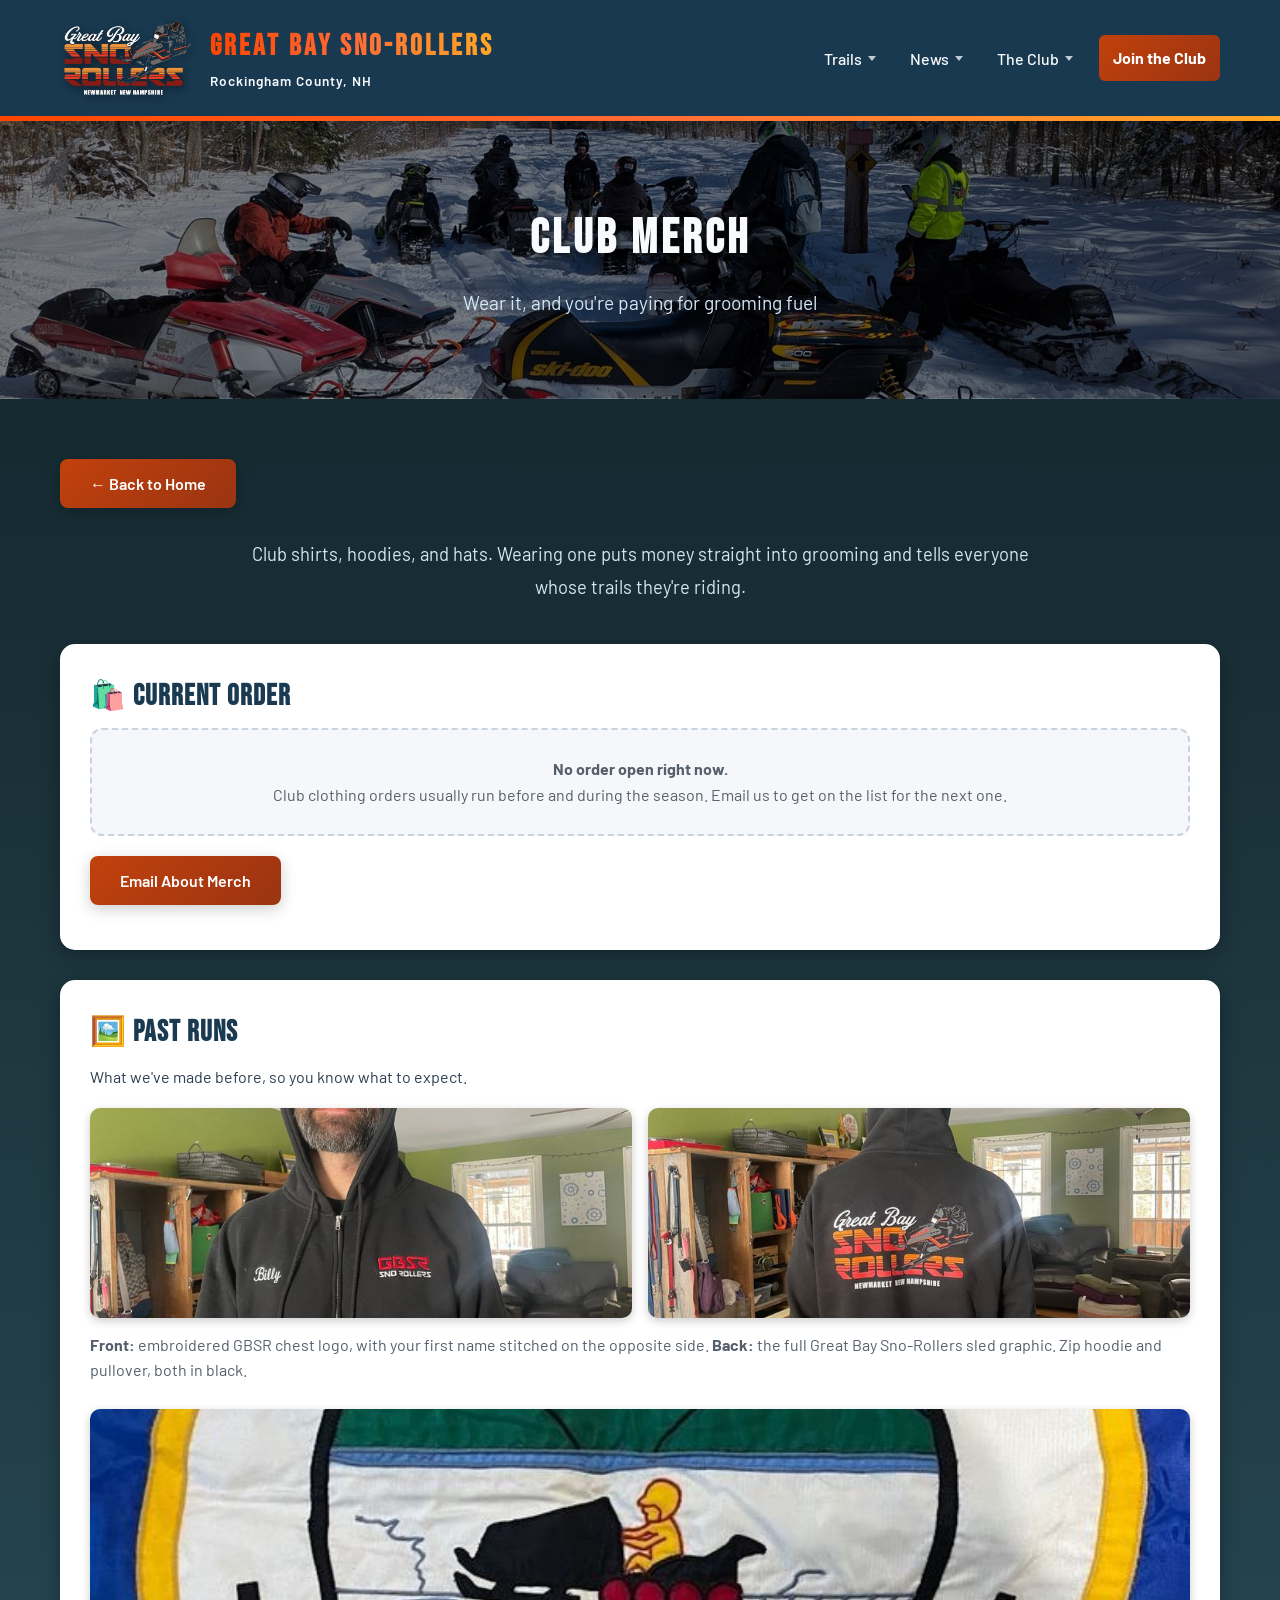
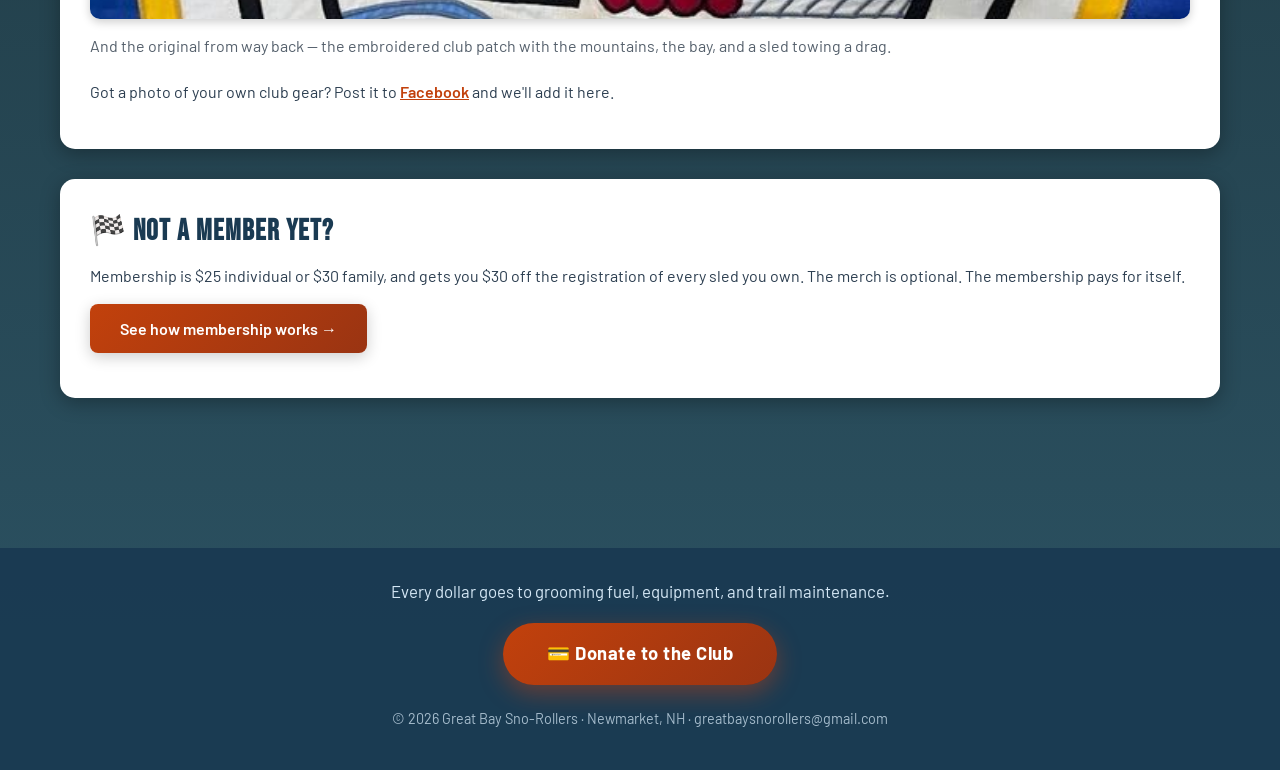
<file: merch.html>
<!DOCTYPE html>
<html lang="en">
<head>
    <meta charset="UTF-8">
    <meta name="viewport" content="width=device-width, initial-scale=1.0">
    <title>Club Merch - Great Bay Sno-Rollers</title>
    <meta name="description" content="Great Bay Sno-Rollers club clothing and gear supporting trail grooming in Rockingham County, NH.">
    <meta name="keywords" content="snowmobile club merch, club clothing, Great Bay Sno-Rollers gear">

    <!-- Open Graph / Facebook -->
    <meta property="og:type" content="website">
    <meta property="og:title" content="CLUB MERCH - Great Bay Sno-Rollers">
    <meta property="og:description" content="Great Bay Sno-Rollers club clothing and gear supporting trail grooming in Rockingham County, NH.">
    <meta property="og:image" content="https://greatbaysnorollers.com/3-MEDIA/1-Photos/Gallery/483100253_645066678070906_3838840164000899336_n.jpg">

    <link rel="icon" href="favicon.ico" sizes="any">
    <link rel="icon" type="image/png" href="3-MEDIA/1-Photos/Logos/favicon-512.png">
    <link rel="apple-touch-icon" href="3-MEDIA/1-Photos/Logos/apple-touch-icon.png">

    <link rel="preconnect" href="https://fonts.googleapis.com">
    <link rel="preconnect" href="https://fonts.gstatic.com" crossorigin>
    <link href="https://fonts.googleapis.com/css2?family=Bebas+Neue&family=Barlow:wght@400;500;600;700&display=swap" rel="stylesheet">
    <link rel="stylesheet" href="site.css">
    <style>

        /* Mobile Menu Styles */
        @media (max-width: 768px) {
            .hamburger {
                display: flex;
            }
        }

        /* Page Header */
        .page-header {
            background: linear-gradient(rgba(0, 0, 0, 0.5), rgba(0, 0, 0, 0.5)),
                        url('3-MEDIA/1-Photos/2026_Feb22-Group_Ride/group-on-the-corridor.jpg');
            background-size: cover;
            background-position: center;
            padding: 80px 20px;
            text-align: center;
            color: var(--snow-white);
        }

        /* Updates Grid */
        .updates-grid {
            display: grid;
            grid-template-columns: repeat(auto-fit, minmax(350px, 1fr));
            gap: 30px;
            margin-top: 40px;
        }

        /* Update Card */
        .update-card {
            background: white;
            border-radius: 15px;
            padding: 25px;
            box-shadow: 0 5px 20px rgba(0, 0, 0, 0.3);
            transition: transform 0.3s ease, box-shadow 0.3s ease;
        }

        .update-card:hover {
            transform: translateY(-5px);
            box-shadow: 0 8px 30px rgba(0, 0, 0, 0.4);
        }

        .update-header {
            display: flex;
            justify-content: space-between;
            align-items: flex-start;
            gap: 15px;
            margin-bottom: 15px;
        }

        .update-title {
            font-size: 1.5rem;
            color: var(--deep-blue);
            font-weight: 700;
        }

        .update-date {
            color: #666;
            font-size: 0.95rem;
            margin-bottom: 15px;
        }

        .update-content {
            color: var(--text-dark);
            line-height: 1.8;
        }

        .update-content p {
            margin-bottom: 15px;
        }

        .update-content p:last-child {
            margin-bottom: 0;
        }

        .update-content ul {
            padding-left: 25px;
            line-height: 1.8;
        }

        .update-content ul li {
            margin-bottom: 8px;
        }

        /* Back Button */
        .back-button {
            display: inline-block;
            margin-bottom: 30px;
            padding: 12px 30px;
            background: linear-gradient(135deg, var(--logo-gradient-start), var(--logo-gradient-end));
            color: white;
            text-decoration: none;
            border-radius: 8px;
            font-weight: 600;
            transition: transform 0.3s ease, box-shadow 0.3s ease;
            box-shadow: 0 4px 15px rgba(0, 0, 0, 0.2);
        }

        .back-button:hover {
            transform: translateY(-2px);
            box-shadow: 0 6px 20px rgba(0, 0, 0, 0.3);
        }

        /* Footer */

        footer p {
            margin-bottom: 10px;
        }

        footer a {
            color: var(--logo-gradient-mid);
            text-decoration: none;
            transition: color 0.3s ease;
        }

        footer a:hover {
            color: var(--logo-gradient-end);
        }

        /* Expand/Collapse */
        .expandable-content {
            position: relative;
        }

        .expandable-content.collapsed {
            max-height: 150px;
            overflow: hidden;
        }

        .expandable-content.collapsed::after {
            content: '';
            position: absolute;
            bottom: 0;
            left: 0;
            right: 0;
            height: 80px;
            background: linear-gradient(to bottom, transparent, white);
        }

        .expand-button {
            display: inline-block;
            margin-top: 10px;
            padding: 8px 20px;
            background: linear-gradient(135deg, var(--logo-gradient-start), var(--logo-gradient-end));
            color: white;
            border: none;
            border-radius: 6px;
            font-weight: 600;
            cursor: pointer;
            transition: transform 0.3s ease;
        }

        .expand-button:hover {
            transform: translateY(-2px);
        }

        /* Responsive Design */
        @media (max-width: 768px) {

            .updates-grid {
                grid-template-columns: 1fr;
            }

            .update-title {
                font-size: 1.3rem;
            }
        }

        /* ---- shared additions for Get Involved / Supporters ---- */
        .panel {
            background: white;
            border-radius: 15px;
            padding: 30px;
            box-shadow: 0 5px 20px rgba(0, 0, 0, 0.3);
            margin-bottom: 30px;
        }

        .panel h3 {
            font-family: 'Bebas Neue', sans-serif;
            font-size: 1.8rem;
            letter-spacing: 1px;
            color: var(--deep-blue);
            margin-bottom: 8px;
        }

        .panel > p { margin-bottom: 15px; }

        .panel ul { padding-left: 25px; line-height: 1.9; margin-bottom: 15px; }

        table.schedule { width: 100%; border-collapse: collapse; }

        table.schedule th,
        table.schedule td {
            text-align: left;
            padding: 12px 14px;
            border-bottom: 1px solid #e3e8ee;
        }

        table.schedule th {
            background: var(--deep-blue);
            color: var(--snow-white);
            font-weight: 600;
        }

        table.schedule tr:last-child td { border-bottom: none; }

        .person {
            background: #f5f7fa;
            border-left: 5px solid var(--accent-orange);
            border-radius: 10px;
            padding: 18px 20px;
        }

        .person .name { font-weight: 700; color: var(--deep-blue); font-size: 1.1rem; }

        .signup {
            display: flex;
            flex-wrap: wrap;
            gap: 12px;
            margin-top: 18px;
        }

        .signup button {
            padding: 14px 32px;
            border: none;
            border-radius: 8px;
            background: linear-gradient(135deg, var(--logo-gradient-start), var(--logo-gradient-end));
            color: #fff;
            font-weight: 700;
            font-size: 1rem;
            cursor: pointer;
            transition: transform 0.3s ease;
        }

        .signup button:hover { transform: translateY(-2px); }

        .rig-grid {
            display: grid;
            grid-template-columns: repeat(auto-fit, minmax(260px, 1fr));
            gap: 22px;
            margin-top: 20px;
        }

        .rig {
            background: #f5f7fa;
            border-radius: 12px;
            padding: 22px;
            border-top: 5px solid var(--accent-orange);
        }

        .rig h4 {
            font-family: 'Bebas Neue', sans-serif;
            font-size: 1.35rem;
            letter-spacing: 1px;
            color: var(--deep-blue);
            margin-bottom: 6px;
        }

        .rig .spec {
            color: #6b7580;
            font-size: 0.92rem;
            margin-bottom: 10px;
        }

        .photo-row {
            display: grid;
            grid-template-columns: repeat(auto-fit, minmax(240px, 1fr));
            gap: 16px;
            margin-top: 18px;
        }

        .photo-row img {
            width: 100%;
            height: 210px;
            object-fit: cover;
            border-radius: 10px;
            cursor: pointer;
            box-shadow: 0 3px 10px rgba(0,0,0,.2);
            transition: transform .3s ease;
        }

        .photo-row img:hover { transform: scale(1.03); }

    </style>
</head>
<body>
    <!-- Header Navigation -->
    <header>
        <nav>
            <a href="index.html" class="logo" aria-label="Great Bay Sno-Rollers - back to home">
                <img src="3-MEDIA/1-Photos/Logos/GreatBaySnoRoller-LOGO.png" alt="Great Bay Sno-Rollers Logo" class="logo-image">
                <div class="logo-text">
                    <h1>GREAT BAY SNO-ROLLERS</h1>
                    <p>Rockingham County, NH</p>
                </div>
            </a>
            <ul class="nav-links" id="navLinks">
                <li class="nav-item">
                    <button type="button" class="nav-trigger" aria-expanded="false" aria-haspopup="true">Trails</button>
                    <ul class="dropdown">
                        <li><a href="trails.html" onclick="closeMenu()">Trail Map &amp; Conditions</a></li>
                        <li><a href="weather-trails.html" onclick="closeMenu()">Weather &amp; Radar</a></li>
                    </ul>
                </li>
                <li class="nav-item">
                    <button type="button" class="nav-trigger" aria-expanded="false" aria-haspopup="true">News</button>
                    <ul class="dropdown">
                        <li><a href="club-updates.html" onclick="closeMenu()">Club Updates</a></li>
                        <li><a href="gallery.html" onclick="closeMenu()">Photo Gallery</a></li>
                        <li><a href="events.html" onclick="closeMenu()">Events Calendar</a></li>
                    </ul>
                </li>
                <li class="nav-item">
                    <button type="button" class="nav-trigger" aria-expanded="false" aria-haspopup="true">The Club</button>
                    <ul class="dropdown">
                        <li><a href="get-involved.html" onclick="closeMenu()">Get Involved</a></li>
                        <li><a href="equipment.html" onclick="closeMenu()">Groomers &amp; Equipment</a></li>
                        <li><a href="supporters.html" onclick="closeMenu()">Our Supporters</a></li>
                        <li><a href="merch.html" class="active" onclick="closeMenu()">Club Merch</a></li>
                        <li><a class="donate" href="https://venmo.com/u/greatbaysnorollers" target="_blank" rel="noopener" onclick="closeMenu()">&#128179; Donate to the Club</a></li>
                    </ul>
                </li>
                <li><a href="membership.html" class="nav-join" onclick="closeMenu()">Join the Club</a></li>
            </ul>
            <div class="hamburger" id="hamburger" onclick="toggleMenu()">
                <span></span>
                <span></span>
                <span></span>
            </div>
        </nav>
    </header>

    <!-- Page Header -->
    <div class="page-header">
        <h2>CLUB MERCH</h2>
        <p>Wear it, and you're paying for grooming fuel</p>
    </div>

    <!-- Main Container -->
    <div class="container">
        <a href="index.html" class="back-button">&larr; Back to Home</a>

        <p class="lede">Club shirts, hoodies, and hats. Wearing one puts money straight into
        grooming and tells everyone whose trails they're riding.</p>

        <div class="panel">
            <h3>&#128717;&#65039; Current Order</h3>
            <!-- WHEN AN ORDER IS OPEN: replace the empty-state below with the details --
                 what's available, sizes, prices, the deadline, and how to pay. -->
            <div class="empty-state">
                <strong>No order open right now.</strong><br>
                Club clothing orders usually run before and during the season. Email us to get on
                the list for the next one.
            </div>
            <p style="margin-top:20px;">
                <a href="mailto:greatbaysnorollers@gmail.com?subject=Club%20Merch" class="back-button" style="margin-bottom:0;">Email About Merch</a>
            </p>
        </div>

        <div class="panel">
            <h3>&#128444;&#65039; Past Runs</h3>
            <p>What we've made before, so you know what to expect.</p>

            <!-- ADD PHOTOS: drop them in 3-MEDIA/1-Photos/Merch/ (and a 700px copy in
                 3-MEDIA/1-Photos/Merch/thumbs/), then copy an <img> line below. -->
            <div class="photo-row">
                <img src="3-MEDIA/1-Photos/Merch/thumbs/Billy_Vandervalk_Headshot.jpg"
                     data-full="3-MEDIA/1-Photos/Merch/Billy_Vandervalk_Headshot.jpg"
                     alt="Front of the club zip hoodie with the GBSR chest logo and name embroidery"
                     loading="lazy" onclick="window.open(this.dataset.full,'_blank')">
                <img src="3-MEDIA/1-Photos/Merch/thumbs/472829530_601082042469370_8217287547257351680_n.jpg"
                     data-full="3-MEDIA/1-Photos/Merch/472829530_601082042469370_8217287547257351680_n.jpg"
                     alt="Back of the club hoodie with the Great Bay Sno-Rollers sled graphic"
                     loading="lazy" onclick="window.open(this.dataset.full,'_blank')">
            </div>
            <p style="margin-top:14px;color:#6b7580;">
                <strong>Front:</strong> embroidered GBSR chest logo, with your first name stitched
                on the opposite side. <strong>Back:</strong> the full Great Bay Sno-Rollers sled
                graphic. Zip hoodie and pullover, both in black.
            </p>

            <div class="photo-row" style="margin-top:26px;">
                <img src="3-MEDIA/1-Photos/Logos/thumbs/club-jacket-back-patch.jpg"
                     data-full="3-MEDIA/1-Photos/Logos/club-jacket-back-patch.jpg"
                     alt="Vintage club jacket with the original embroidered Great Bay Sno-Rollers patch"
                     loading="lazy" onclick="window.open(this.dataset.full,'_blank')">
            </div>
            <p style="margin-top:14px;color:#6b7580;">
                And the original from way back &mdash; the embroidered club patch with the
                mountains, the bay, and a sled towing a drag.
            </p>

            <p style="margin-top:20px;">Got a photo of your own club gear? Post it to
               <a href="https://www.facebook.com/GreatBaySnoRollersLeeSnoTravelers" target="_blank" rel="noopener" style="color:var(--accent-orange);font-weight:600;">Facebook</a>
               and we'll add it here.</p>
        </div>

        <div class="panel">
            <h3>&#127937; Not a Member Yet?</h3>
            <p>Membership is $25 individual or $30 family, and gets you $30 off the registration
               of every sled you own. The merch is optional. The membership pays for itself.</p>
            <p><a href="index.html#join" class="back-button" style="margin-bottom:0;">See how membership works &rarr;</a></p>
        </div>

    </div>

    <!-- Footer -->
    <footer>

        <div class="footer-donate">
            <p class="footer-donate-lead">Every dollar goes to grooming fuel, equipment, and trail maintenance.</p>
            <a href="https://venmo.com/u/greatbaysnorollers" target="_blank" rel="noopener" class="footer-donate-btn">&#128179; Donate to the Club</a>
        </div>
        <p class="footer-fine">
            &copy; 2026 Great Bay Sno-Rollers &middot; Newmarket, NH &middot;
            <a href="mailto:greatbaysnorollers@gmail.com">greatbaysnorollers@gmail.com</a>
        </p>
    </footer>

    <!-- JavaScript -->

    <script src="site.js"></script>
</body>
</html>
</file>
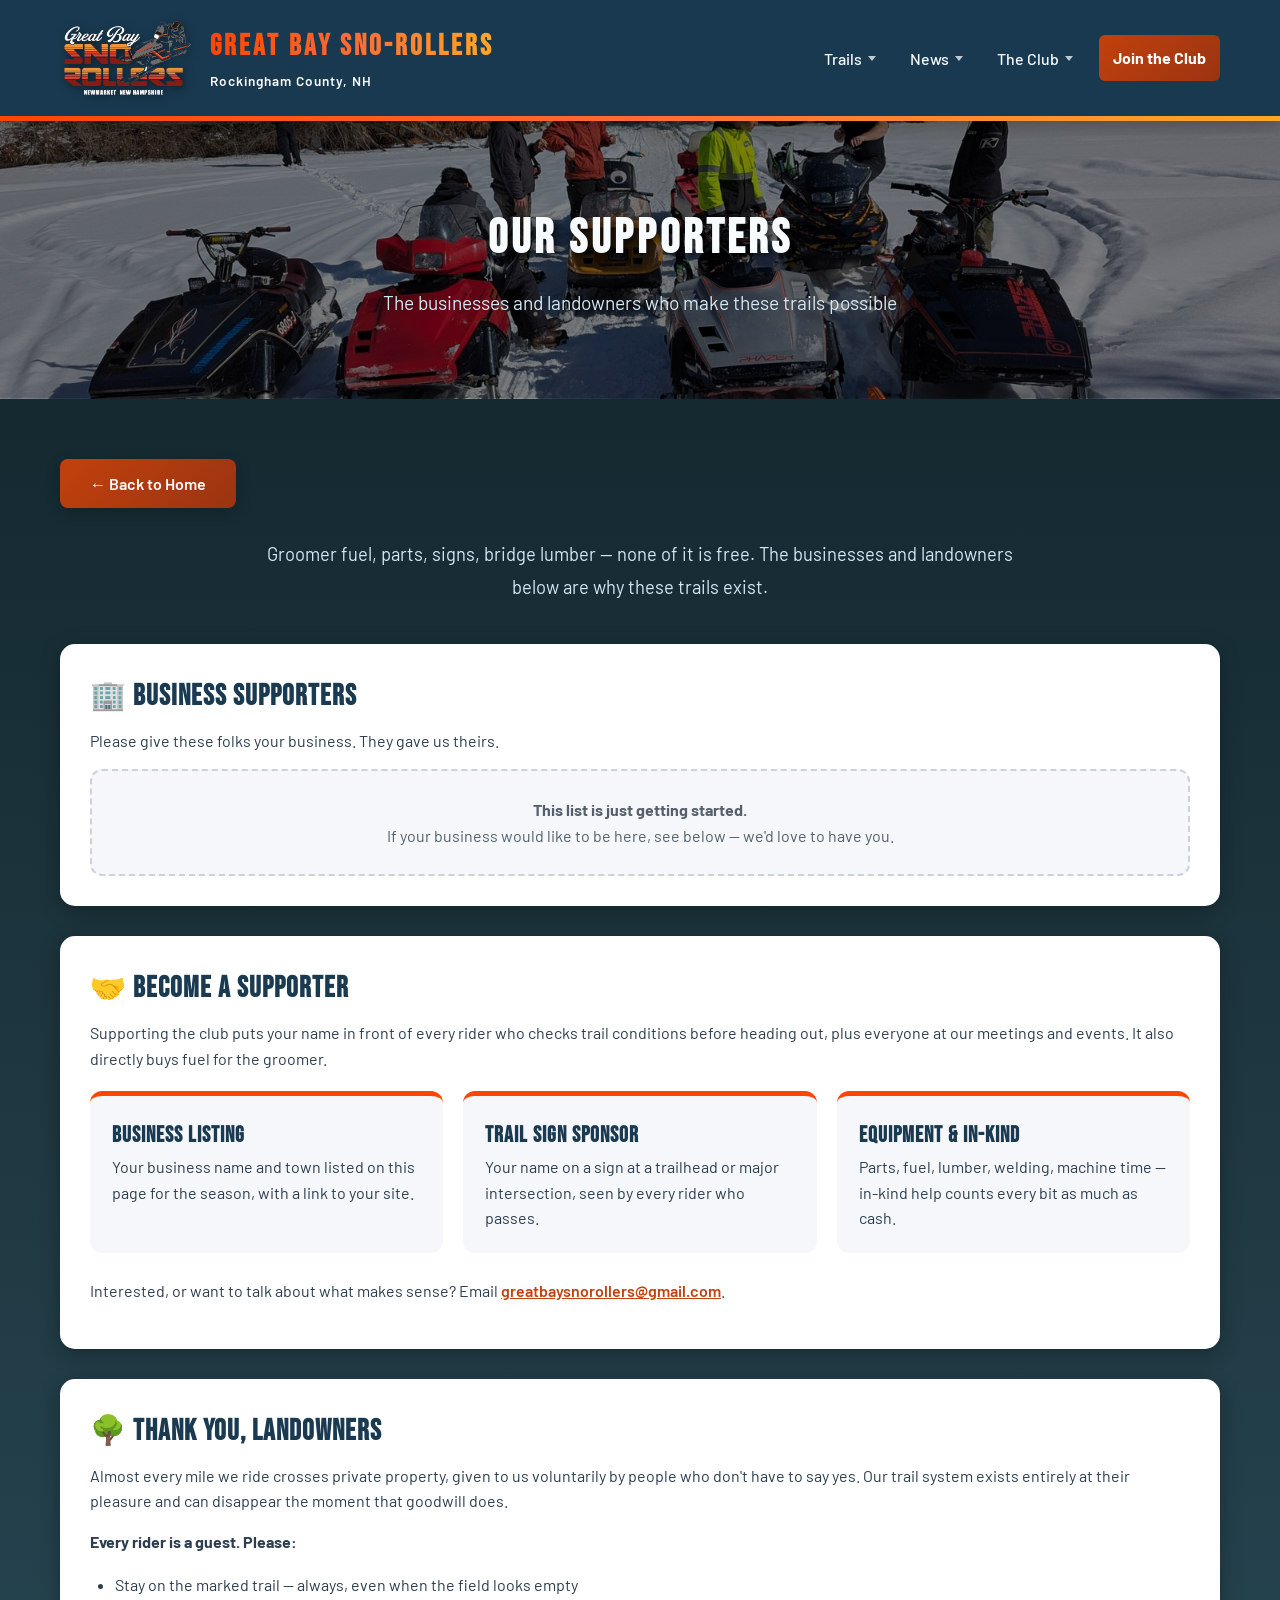
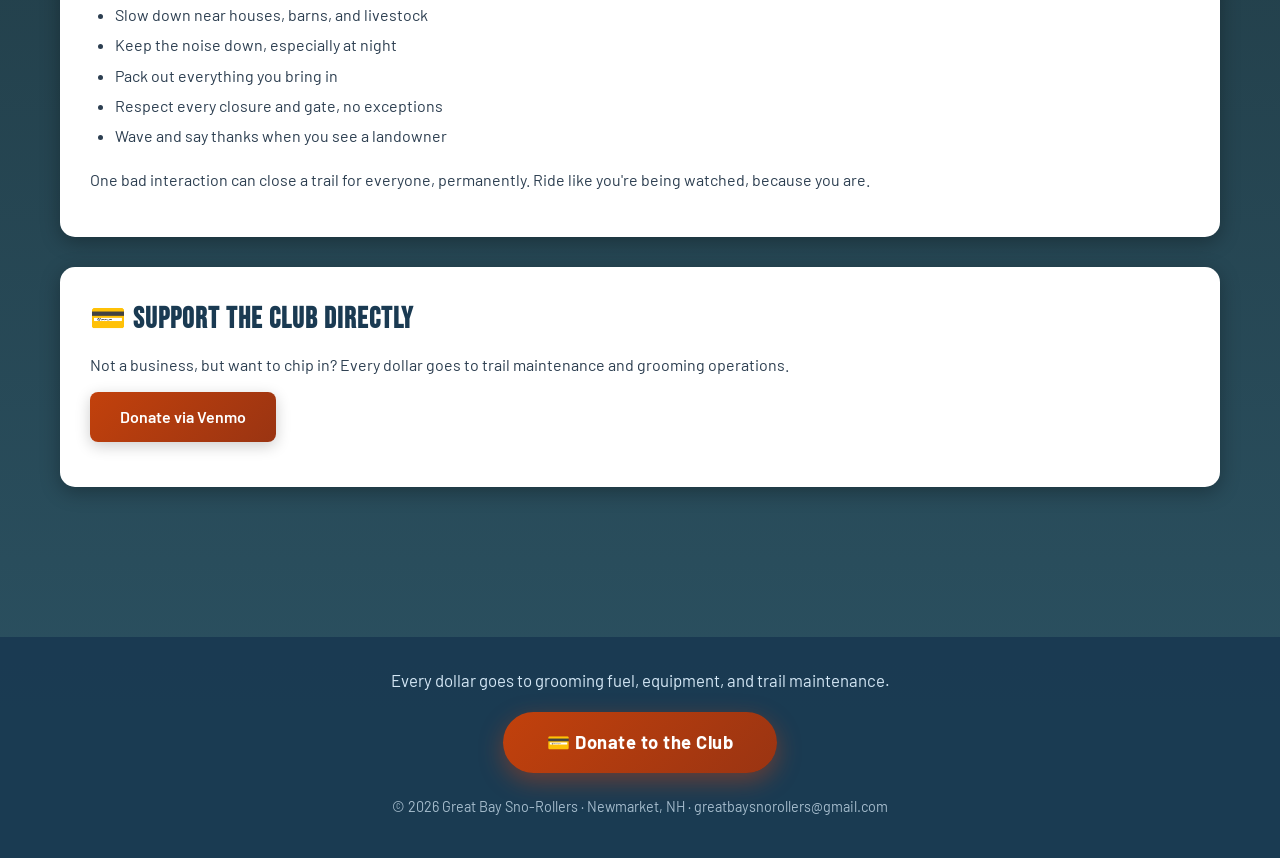
<file: supporters.html>
<!DOCTYPE html>
<html lang="en">
<head>
    <meta charset="UTF-8">
    <meta name="viewport" content="width=device-width, initial-scale=1.0">
    <title>Our Supporters - Great Bay Sno-Rollers | Businesses & Landowners</title>
    <meta name="description" content="The businesses and landowners who make Great Bay Sno-Rollers trails possible in Rockingham County, NH, and how your business can support the club.">
    <meta name="keywords" content="snowmobile club sponsors NH, business supporters, landowner permission, Great Bay Sno-Rollers">

    <!-- Open Graph / Facebook -->
    <meta property="og:type" content="website">
    <meta property="og:title" content="OUR SUPPORTERS - Great Bay Sno-Rollers">
    <meta property="og:description" content="The businesses and landowners who make Great Bay Sno-Rollers trails possible in Rockingham County, NH, and how your business can support the club.">
    <meta property="og:image" content="https://greatbaysnorollers.com/3-MEDIA/1-Photos/Gallery/483100253_645066678070906_3838840164000899336_n.jpg">

    <link rel="icon" href="favicon.ico" sizes="any">
    <link rel="icon" type="image/png" href="3-MEDIA/1-Photos/Logos/favicon-512.png">
    <link rel="apple-touch-icon" href="3-MEDIA/1-Photos/Logos/apple-touch-icon.png">

    <link rel="preconnect" href="https://fonts.googleapis.com">
    <link rel="preconnect" href="https://fonts.gstatic.com" crossorigin>
    <link href="https://fonts.googleapis.com/css2?family=Bebas+Neue&family=Barlow:wght@400;500;600;700&display=swap" rel="stylesheet">
    <link rel="stylesheet" href="site.css">
    <style>

        /* Mobile Menu Styles */
        @media (max-width: 768px) {
            .hamburger {
                display: flex;
            }
        }

        /* Page Header */
        .page-header {
            background: linear-gradient(rgba(0, 0, 0, 0.5), rgba(0, 0, 0, 0.5)),
                        url('3-MEDIA/1-Photos/2026_Feb22-Group_Ride/sled-lineup-bluebird.jpg');
            background-size: cover;
            background-position: center;
            padding: 80px 20px;
            text-align: center;
            color: var(--snow-white);
        }

        /* Updates Grid */
        .updates-grid {
            display: grid;
            grid-template-columns: repeat(auto-fit, minmax(350px, 1fr));
            gap: 30px;
            margin-top: 40px;
        }

        /* Update Card */
        .update-card {
            background: white;
            border-radius: 15px;
            padding: 25px;
            box-shadow: 0 5px 20px rgba(0, 0, 0, 0.3);
            transition: transform 0.3s ease, box-shadow 0.3s ease;
        }

        .update-card:hover {
            transform: translateY(-5px);
            box-shadow: 0 8px 30px rgba(0, 0, 0, 0.4);
        }

        .update-header {
            display: flex;
            justify-content: space-between;
            align-items: flex-start;
            gap: 15px;
            margin-bottom: 15px;
        }

        .update-title {
            font-size: 1.5rem;
            color: var(--deep-blue);
            font-weight: 700;
        }

        .update-date {
            color: #666;
            font-size: 0.95rem;
            margin-bottom: 15px;
        }

        .update-content {
            color: var(--text-dark);
            line-height: 1.8;
        }

        .update-content p {
            margin-bottom: 15px;
        }

        .update-content p:last-child {
            margin-bottom: 0;
        }

        .update-content ul {
            padding-left: 25px;
            line-height: 1.8;
        }

        .update-content ul li {
            margin-bottom: 8px;
        }

        /* Back Button */
        .back-button {
            display: inline-block;
            margin-bottom: 30px;
            padding: 12px 30px;
            background: linear-gradient(135deg, var(--logo-gradient-start), var(--logo-gradient-end));
            color: white;
            text-decoration: none;
            border-radius: 8px;
            font-weight: 600;
            transition: transform 0.3s ease, box-shadow 0.3s ease;
            box-shadow: 0 4px 15px rgba(0, 0, 0, 0.2);
        }

        .back-button:hover {
            transform: translateY(-2px);
            box-shadow: 0 6px 20px rgba(0, 0, 0, 0.3);
        }

        /* Footer */

        footer p {
            margin-bottom: 10px;
        }

        footer a {
            color: var(--logo-gradient-mid);
            text-decoration: none;
            transition: color 0.3s ease;
        }

        footer a:hover {
            color: var(--logo-gradient-end);
        }

        /* Expand/Collapse */
        .expandable-content {
            position: relative;
        }

        .expandable-content.collapsed {
            max-height: 150px;
            overflow: hidden;
        }

        .expandable-content.collapsed::after {
            content: '';
            position: absolute;
            bottom: 0;
            left: 0;
            right: 0;
            height: 80px;
            background: linear-gradient(to bottom, transparent, white);
        }

        .expand-button {
            display: inline-block;
            margin-top: 10px;
            padding: 8px 20px;
            background: linear-gradient(135deg, var(--logo-gradient-start), var(--logo-gradient-end));
            color: white;
            border: none;
            border-radius: 6px;
            font-weight: 600;
            cursor: pointer;
            transition: transform 0.3s ease;
        }

        .expand-button:hover {
            transform: translateY(-2px);
        }

        /* Responsive Design */
        @media (max-width: 768px) {

            .updates-grid {
                grid-template-columns: 1fr;
            }

            .update-title {
                font-size: 1.3rem;
            }
        }

        /* ---- shared additions for Get Involved / Supporters ---- */
        .panel {
            background: white;
            border-radius: 15px;
            padding: 30px;
            box-shadow: 0 5px 20px rgba(0, 0, 0, 0.3);
            margin-bottom: 30px;
        }

        .panel h3 {
            font-family: 'Bebas Neue', sans-serif;
            font-size: 1.8rem;
            letter-spacing: 1px;
            color: var(--deep-blue);
            margin-bottom: 8px;
        }

        .panel > p { margin-bottom: 15px; }

        .panel ul { padding-left: 25px; line-height: 1.9; margin-bottom: 15px; }

        table.schedule { width: 100%; border-collapse: collapse; }

        table.schedule th,
        table.schedule td {
            text-align: left;
            padding: 12px 14px;
            border-bottom: 1px solid #e3e8ee;
        }

        table.schedule th {
            background: var(--deep-blue);
            color: var(--snow-white);
            font-weight: 600;
        }

        table.schedule tr:last-child td { border-bottom: none; }

        .person {
            background: #f5f7fa;
            border-left: 5px solid var(--accent-orange);
            border-radius: 10px;
            padding: 18px 20px;
        }

        .person .name { font-weight: 700; color: var(--deep-blue); font-size: 1.1rem; }

        .signup {
            display: flex;
            flex-wrap: wrap;
            gap: 12px;
            margin-top: 18px;
        }

        .signup button {
            padding: 14px 32px;
            border: none;
            border-radius: 8px;
            background: linear-gradient(135deg, var(--logo-gradient-start), var(--logo-gradient-end));
            color: #fff;
            font-weight: 700;
            font-size: 1rem;
            cursor: pointer;
            transition: transform 0.3s ease;
        }

        .signup button:hover { transform: translateY(-2px); }

    </style>
</head>
<body>
    <!-- Header Navigation -->
    <header>
        <nav>
            <a href="index.html" class="logo" aria-label="Great Bay Sno-Rollers - back to home">
                <img src="3-MEDIA/1-Photos/Logos/GreatBaySnoRoller-LOGO.png" alt="Great Bay Sno-Rollers Logo" class="logo-image">
                <div class="logo-text">
                    <h1>GREAT BAY SNO-ROLLERS</h1>
                    <p>Rockingham County, NH</p>
                </div>
            </a>
            <ul class="nav-links" id="navLinks">
                <li class="nav-item">
                    <button type="button" class="nav-trigger" aria-expanded="false" aria-haspopup="true">Trails</button>
                    <ul class="dropdown">
                        <li><a href="trails.html" onclick="closeMenu()">Trail Map &amp; Conditions</a></li>
                        <li><a href="weather-trails.html" onclick="closeMenu()">Weather &amp; Radar</a></li>
                    </ul>
                </li>
                <li class="nav-item">
                    <button type="button" class="nav-trigger" aria-expanded="false" aria-haspopup="true">News</button>
                    <ul class="dropdown">
                        <li><a href="club-updates.html" onclick="closeMenu()">Club Updates</a></li>
                        <li><a href="gallery.html" onclick="closeMenu()">Photo Gallery</a></li>
                        <li><a href="events.html" onclick="closeMenu()">Events Calendar</a></li>
                    </ul>
                </li>
                <li class="nav-item">
                    <button type="button" class="nav-trigger" aria-expanded="false" aria-haspopup="true">The Club</button>
                    <ul class="dropdown">
                        <li><a href="get-involved.html" onclick="closeMenu()">Get Involved</a></li>
                        <li><a href="equipment.html" onclick="closeMenu()">Groomers &amp; Equipment</a></li>
                        <li><a href="supporters.html" class="active" onclick="closeMenu()">Our Supporters</a></li>
                        <li><a href="merch.html" onclick="closeMenu()">Club Merch</a></li>
                        <li><a class="donate" href="https://venmo.com/u/greatbaysnorollers" target="_blank" rel="noopener" onclick="closeMenu()">&#128179; Donate to the Club</a></li>
                    </ul>
                </li>
                <li><a href="membership.html" class="nav-join" onclick="closeMenu()">Join the Club</a></li>
            </ul>
            <div class="hamburger" id="hamburger" onclick="toggleMenu()">
                <span></span>
                <span></span>
                <span></span>
            </div>
        </nav>
    </header>

    <!-- Page Header -->
    <div class="page-header">
        <h2>OUR SUPPORTERS</h2>
        <p>The businesses and landowners who make these trails possible</p>
    </div>

    <!-- Main Container -->
    <div class="container">
        <a href="index.html" class="back-button">&larr; Back to Home</a>

        <p class="lede">Groomer fuel, parts, signs, bridge lumber &mdash; none of it is free.
        The businesses and landowners below are why these trails exist.</p>

        <div class="panel">
            <h3>&#127970; Business Supporters</h3>
            <p>Please give these folks your business. They gave us theirs.</p>

            <!-- =========================================================
                 ADD SUPPORTERS HERE. Copy one block per business, then
                 delete the "empty-state" div below.

            <div class="supporter-grid">
                <div class="supporter">
                    <div class="biz">Business Name</div>
                    <div class="town">Newmarket, NH</div>
                </div>
            </div>
                 ========================================================= -->

            <div class="empty-state">
                <strong>This list is just getting started.</strong><br>
                If your business would like to be here, see below &mdash; we'd love to have you.
            </div>
        </div>

        <div class="panel">
            <h3>&#129309; Become a Supporter</h3>
            <p>Supporting the club puts your name in front of every rider who checks trail
               conditions before heading out, plus everyone at our meetings and events. It also
               directly buys fuel for the groomer.</p>

            <div class="tier-grid">
                <div class="tier">
                    <h4>Business Listing</h4>
                    <p>Your business name and town listed on this page for the season, with a link
                       to your site.</p>
                </div>
                <div class="tier">
                    <h4>Trail Sign Sponsor</h4>
                    <p>Your name on a sign at a trailhead or major intersection, seen by every
                       rider who passes.</p>
                </div>
                <div class="tier">
                    <h4>Equipment &amp; In-Kind</h4>
                    <p>Parts, fuel, lumber, welding, machine time &mdash; in-kind help counts every
                       bit as much as cash.</p>
                </div>
            </div>

            <!-- FILL IN: add sponsorship price levels here once the club sets them. -->

            <p style="margin-top: 25px;">Interested, or want to talk about what makes sense? Email
               <a href="mailto:greatbaysnorollers@gmail.com" style="color: var(--accent-orange); font-weight: 600;">greatbaysnorollers@gmail.com</a>.</p>
        </div>

        <div class="panel">
            <h3>&#127795; Thank You, Landowners</h3>
            <p>Almost every mile we ride crosses private property, given to us voluntarily by
               people who don't have to say yes. Our trail system exists entirely at their pleasure
               and can disappear the moment that goodwill does.</p>
            <p><strong>Every rider is a guest. Please:</strong></p>
            <ul>
                <li>Stay on the marked trail &mdash; always, even when the field looks empty</li>
                <li>Slow down near houses, barns, and livestock</li>
                <li>Keep the noise down, especially at night</li>
                <li>Pack out everything you bring in</li>
                <li>Respect every closure and gate, no exceptions</li>
                <li>Wave and say thanks when you see a landowner</li>
            </ul>
            <p>One bad interaction can close a trail for everyone, permanently. Ride like you're
               being watched, because you are.</p>
        </div>

        <div class="panel">
            <h3>&#128179; Support the Club Directly</h3>
            <p>Not a business, but want to chip in? Every dollar goes to trail maintenance and
               grooming operations.</p>
            <p>
                <a href="https://venmo.com/u/greatbaysnorollers" target="_blank" rel="noopener" class="back-button" style="margin-bottom:0;">Donate via Venmo</a>
            </p>
        </div>

    </div>

    <!-- Footer -->
    <footer>

        <div class="footer-donate">
            <p class="footer-donate-lead">Every dollar goes to grooming fuel, equipment, and trail maintenance.</p>
            <a href="https://venmo.com/u/greatbaysnorollers" target="_blank" rel="noopener" class="footer-donate-btn">&#128179; Donate to the Club</a>
        </div>
        <p class="footer-fine">
            &copy; 2026 Great Bay Sno-Rollers &middot; Newmarket, NH &middot;
            <a href="mailto:greatbaysnorollers@gmail.com">greatbaysnorollers@gmail.com</a>
        </p>
    </footer>

    <!-- JavaScript -->

    <script src="site.js"></script>
</body>
</html>
</file>
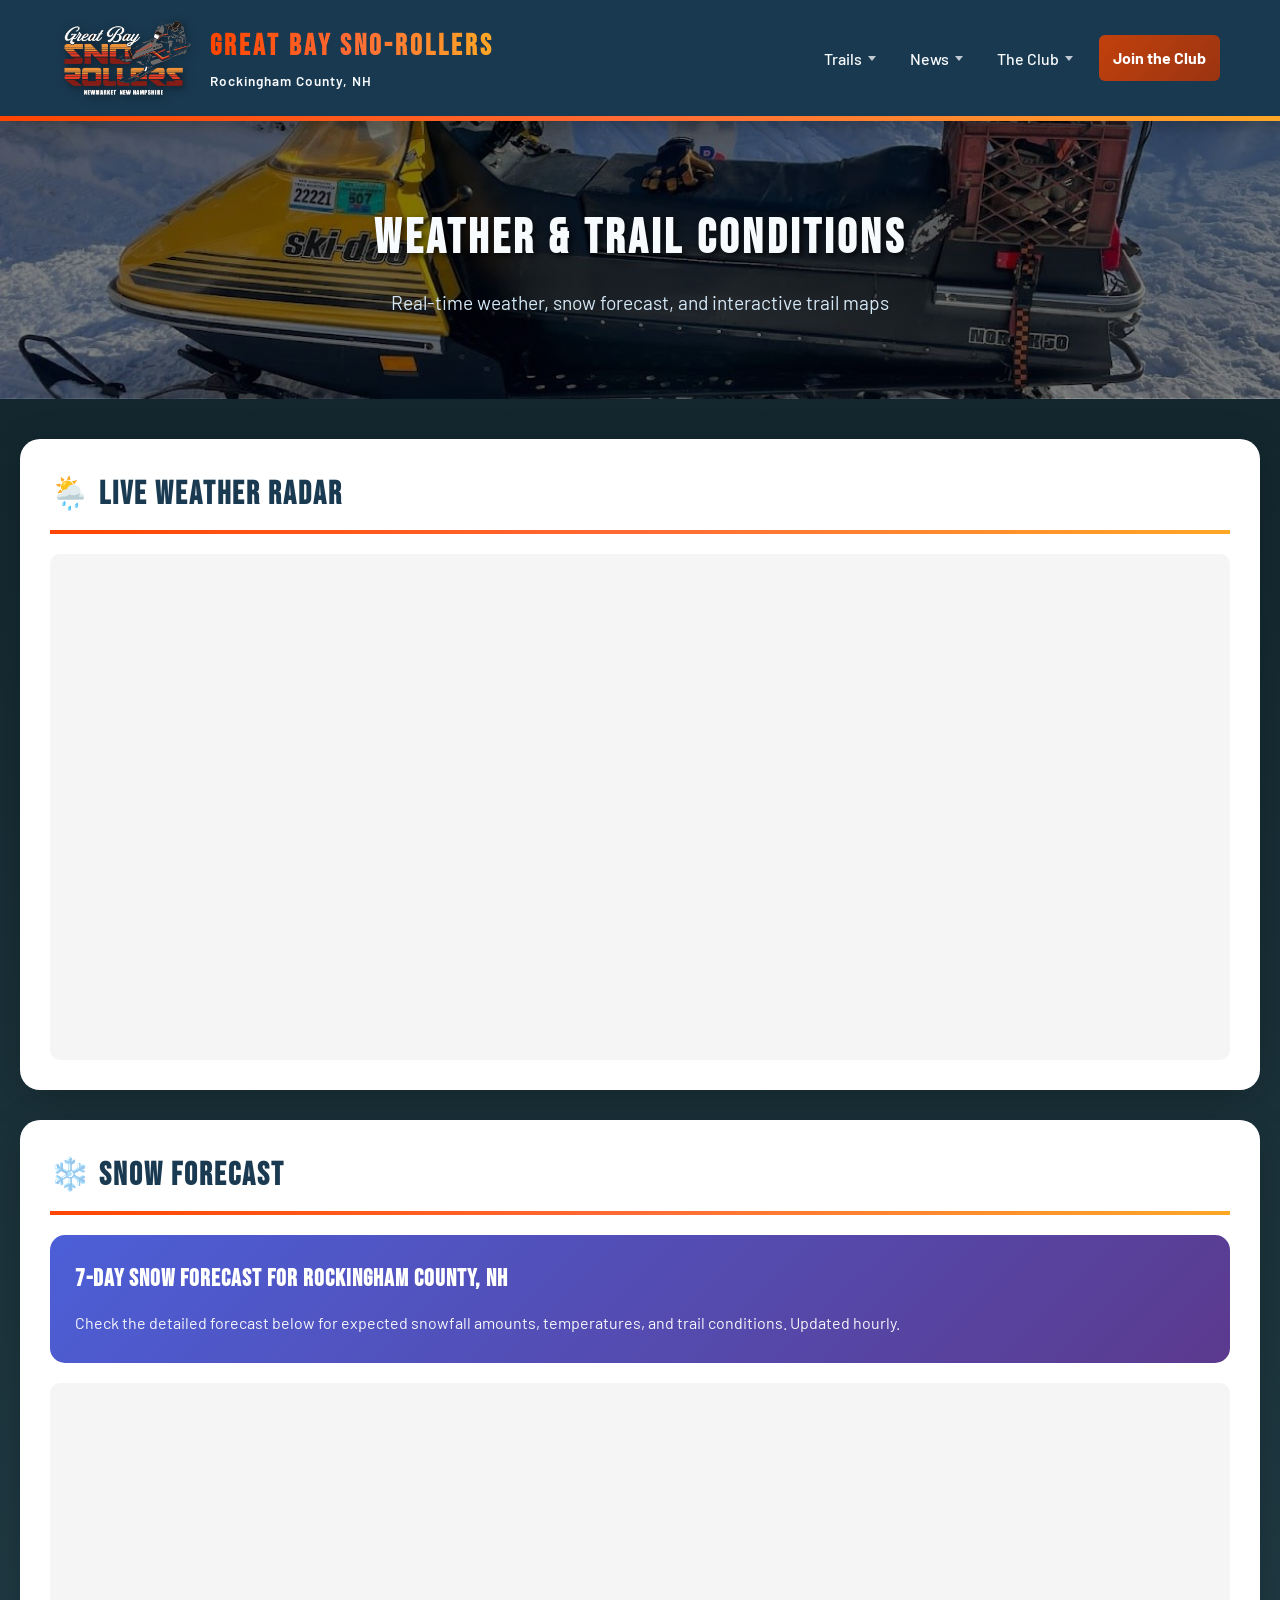
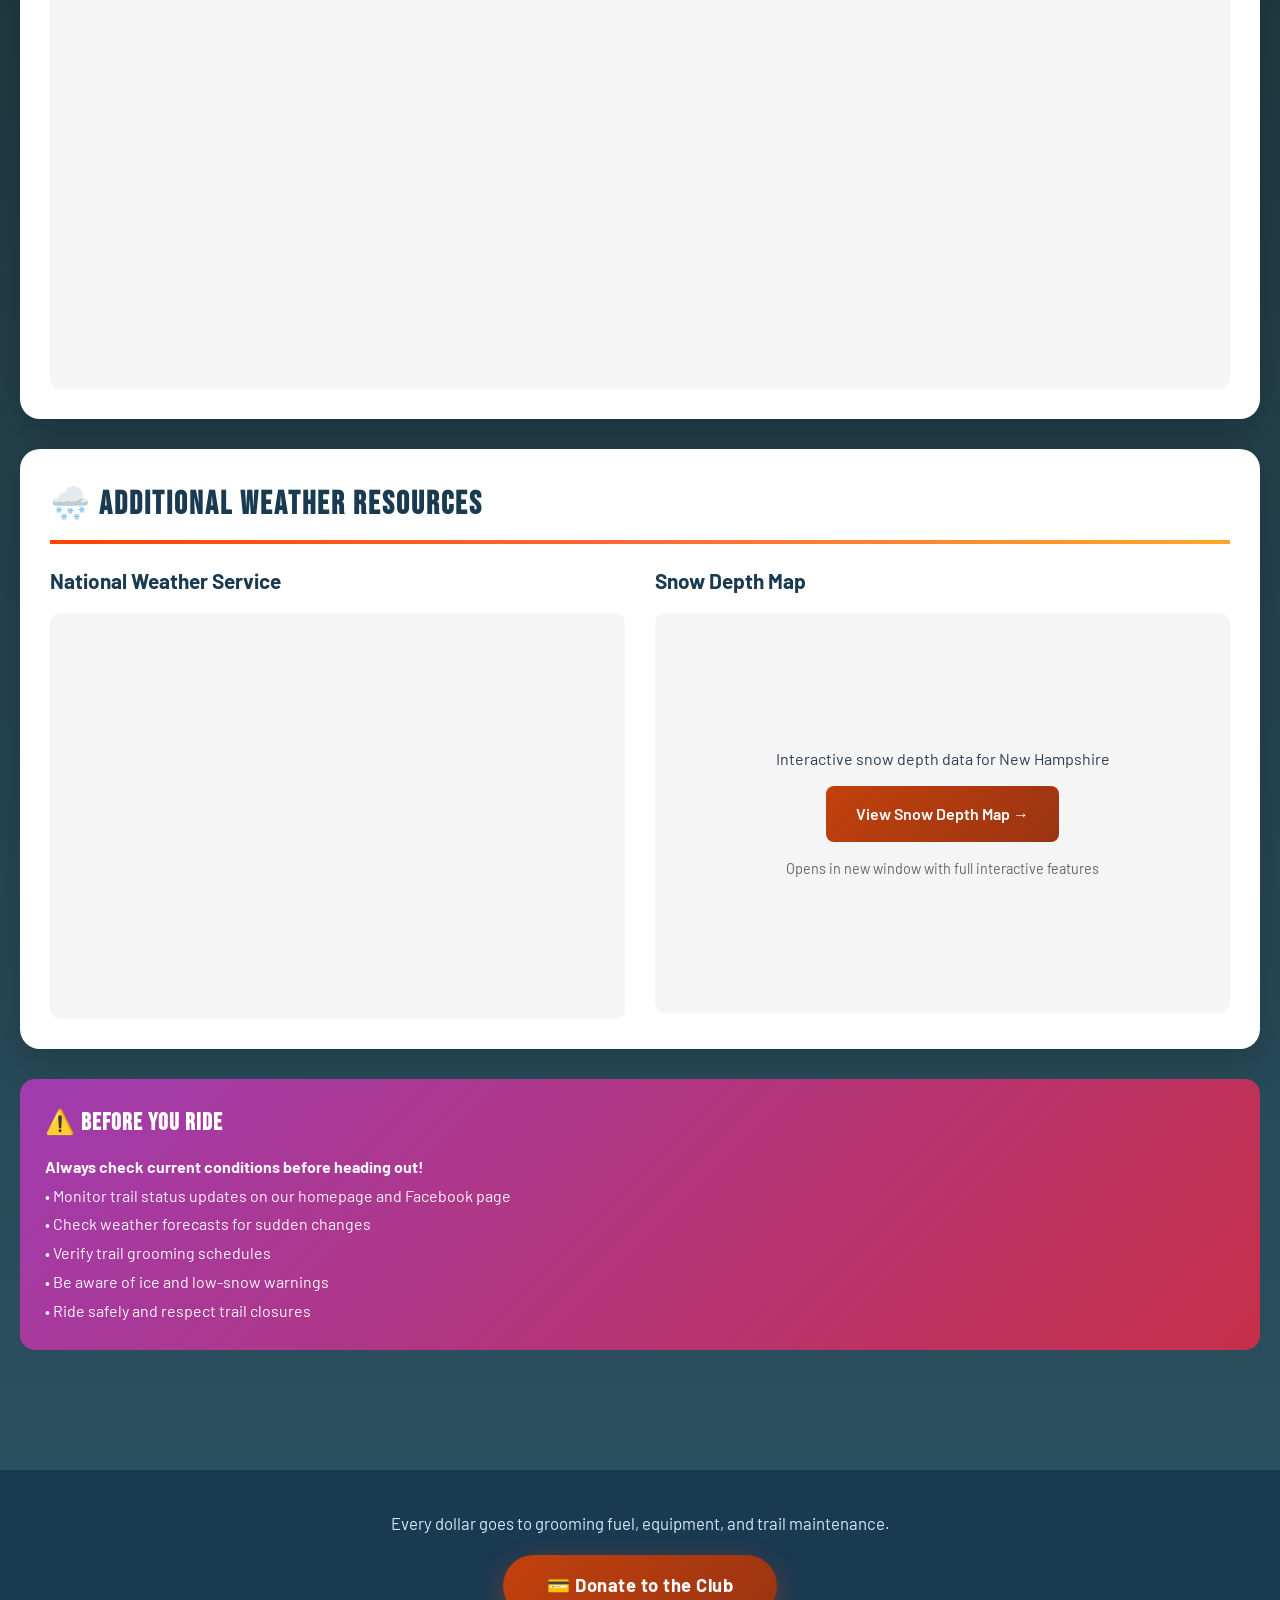
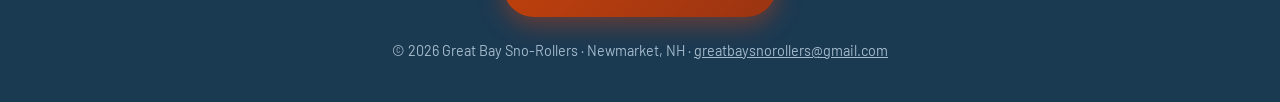
<file: weather-trails.html>
<!DOCTYPE html>
<html lang="en">
<head>
    <meta charset="UTF-8">
    <meta name="viewport" content="width=device-width, initial-scale=1.0">
    <title>Weather & Trail Maps - Great Bay Sno-Rollers | NH Trail Conditions</title>
    <meta name="description" content="Check real-time weather radar, snow forecasts, and interactive trail maps for Rockingham County, NH. Plan your snowmobile ride with up-to-date trail conditions and weather info.">
    <meta name="keywords" content="NH trail map, snowmobile weather, Rockingham County trails, snow forecast, SLEDNH map, NH snowmobile conditions">

    <!-- Open Graph / Facebook -->
    <meta property="og:type" content="website">
    <meta property="og:title" content="Weather & Trail Maps - Great Bay Sno-Rollers">
    <meta property="og:description" content="Real-time weather radar, snow forecasts, and interactive trail maps for NH snowmobiling.">
    <meta property="og:image" content="https://greatbaysnorollers.com/3-MEDIA/1-Photos/Gallery/471227032_591632543414320_4580947917977553883_n.jpg">

    <link rel="icon" href="favicon.ico" sizes="any">
    <link rel="icon" type="image/png" href="3-MEDIA/1-Photos/Logos/favicon-512.png">
    <link rel="apple-touch-icon" href="3-MEDIA/1-Photos/Logos/apple-touch-icon.png">

    <link rel="preconnect" href="https://fonts.googleapis.com">
    <link rel="preconnect" href="https://fonts.gstatic.com" crossorigin>
    <link href="https://fonts.googleapis.com/css2?family=Bebas+Neue&family=Barlow:wght@400;500;600;700&display=swap" rel="stylesheet">
    <link rel="stylesheet" href="site.css">
    <style>

        /* Page Header */
        .page-header {
            background: linear-gradient(rgba(0, 0, 0, 0.5), rgba(0, 0, 0, 0.5)),
                        url('3-MEDIA/1-Photos/Gallery/471227032_591632543414320_4580947917977553883_n.jpg');
            background-size: cover;
            background-position: center;
            padding: 80px 20px;
            text-align: center;
            color: var(--snow-white);
        }

        /* Container */
        .container {
            max-width: 1400px;
            margin: 0 auto;
            padding: 40px 20px;
        }

        /* Widget Cards */
        .widget-section {
            background: white;
            border-radius: 20px;
            padding: 30px;
            margin-bottom: 30px;
            box-shadow: 0 10px 40px rgba(0, 0, 0, 0.2);
        }

        .section-title {
            font-family: 'Bebas Neue', sans-serif;
            font-size: 2rem;
            letter-spacing: 2px;
            color: var(--deep-blue);
            margin-bottom: 20px;
            display: flex;
            align-items: center;
            gap: 15px;
            border-bottom: 4px solid;
            border-image: linear-gradient(90deg, var(--logo-gradient-start), var(--logo-gradient-mid), var(--logo-gradient-end)) 1;
            padding-bottom: 10px;
        }

        .widget-container {
            width: 100%;
            min-height: 400px;
            border-radius: 10px;
            overflow: hidden;
            background: #f5f5f5;
        }

        .widget-container iframe {
            width: 100%;
            height: 100%;
            border: none;
        }

        /* Trail Map Section */
        .trail-map-container {
            min-height: 600px;
        }

        /* Weather Grid */
        .weather-grid {
            display: grid;
            grid-template-columns: repeat(auto-fit, minmax(500px, 1fr));
            gap: 30px;
        }

        .info-box {
            background: linear-gradient(135deg, #667eea 0%, #764ba2 100%);
            color: white;
            padding: 25px;
            border-radius: 15px;
            margin-bottom: 20px;
        }

        .info-box h3 {
            font-family: 'Bebas Neue', sans-serif;
            font-size: 1.5rem;
            letter-spacing: 1px;
            margin-bottom: 10px;
        }

        .info-box p {
            line-height: 1.8;
            opacity: 0.95;
        }

        /* Footer */
        footer {
            background: var(--deep-blue);
            color: var(--snow-white);
            padding: 40px 20px;
            text-align: center;
            margin-top: 60px;
        }

        /* Responsive */
        @media (max-width: 768px) {
            .hamburger {
                display: flex;
            }

            .weather-grid {
                grid-template-columns: 1fr;
            }

            .widget-section {
                padding: 20px;
            }
        }

    </style>
</head>
<body>
    <header>
        <nav>
            <a href="index.html" class="logo" aria-label="Great Bay Sno-Rollers - back to home">
                <img src="3-MEDIA/1-Photos/Logos/GreatBaySnoRoller-LOGO.png" alt="Great Bay Sno-Rollers Logo" class="logo-image">
                <div class="logo-text">
                    <h1>GREAT BAY SNO-ROLLERS</h1>
                    <p>Rockingham County, NH</p>
                </div>
            </a>
            <div class="hamburger" onclick="toggleMenu()">
                <span></span>
                <span></span>
                <span></span>
            </div>
            <ul class="nav-links" id="navLinks">
                <li class="nav-item">
                    <button type="button" class="nav-trigger" aria-expanded="false" aria-haspopup="true">Trails</button>
                    <ul class="dropdown">
                        <li><a href="trails.html" onclick="closeMenu()">Trail Map &amp; Conditions</a></li>
                        <li><a href="weather-trails.html" class="active" onclick="closeMenu()">Weather &amp; Radar</a></li>
                    </ul>
                </li>
                <li class="nav-item">
                    <button type="button" class="nav-trigger" aria-expanded="false" aria-haspopup="true">News</button>
                    <ul class="dropdown">
                        <li><a href="club-updates.html" onclick="closeMenu()">Club Updates</a></li>
                        <li><a href="gallery.html" onclick="closeMenu()">Photo Gallery</a></li>
                        <li><a href="events.html" onclick="closeMenu()">Events Calendar</a></li>
                    </ul>
                </li>
                <li class="nav-item">
                    <button type="button" class="nav-trigger" aria-expanded="false" aria-haspopup="true">The Club</button>
                    <ul class="dropdown">
                        <li><a href="get-involved.html" onclick="closeMenu()">Get Involved</a></li>
                        <li><a href="equipment.html" onclick="closeMenu()">Groomers &amp; Equipment</a></li>
                        <li><a href="supporters.html" onclick="closeMenu()">Our Supporters</a></li>
                        <li><a href="merch.html" onclick="closeMenu()">Club Merch</a></li>
                        <li><a class="donate" href="https://venmo.com/u/greatbaysnorollers" target="_blank" rel="noopener" onclick="closeMenu()">&#128179; Donate to the Club</a></li>
                    </ul>
                </li>
                <li><a href="membership.html" class="nav-join" onclick="closeMenu()">Join the Club</a></li>
            </ul>
        </nav>
    </header>

    <section class="page-header">
        <h2>WEATHER & TRAIL CONDITIONS</h2>
        <p>Real-time weather, snow forecast, and interactive trail maps</p>
    </section>

    <main class="container">
        <!-- Weather Radar -->
        <div class="widget-section">
            <h2 class="section-title">🌦️ Live Weather Radar</h2>
            <div class="widget-container" style="min-height: 500px;">
                <iframe src="https://embed.windy.com/embed2.html?lat=43.0&lon=-71.0&zoom=9&level=surface&overlay=rain&product=ecmwf&menu=&message=&marker=&calendar=now&pressure=&type=map&location=coordinates&detail=&metricWind=mph&metricTemp=default&radarRange=-1"
                        style="width: 100%; height: 500px;"
                        frameborder="0"></iframe>
            </div>
        </div>

        <!-- Snow Forecast -->
        <div class="widget-section">
            <h2 class="section-title">❄️ Snow Forecast</h2>
            <div class="info-box">
                <h3>7-Day Snow Forecast for Rockingham County, NH</h3>
                <p>Check the detailed forecast below for expected snowfall amounts, temperatures, and trail conditions. Updated hourly.</p>
            </div>
            <div class="widget-container" style="min-height: 600px;">
                <iframe src="https://forecast.weather.gov/MapClick.php?lat=43.0&lon=-71.0"
                        style="width: 100%; height: 600px;"
                        frameborder="0"></iframe>
            </div>
        </div>

        <!-- Trail Map with Weather Overlay -->

        <!-- Additional Weather Resources -->
        <div class="widget-section">
            <h2 class="section-title">🌨️ Additional Weather Resources</h2>
            <div class="weather-grid">
                <div>
                    <h3 style="color: var(--deep-blue); margin-bottom: 15px; font-size: 1.3rem;">National Weather Service</h3>
                    <div class="widget-container" style="min-height: 400px;">
                        <iframe src="https://forecast.weather.gov/MapClick.php?lat=43.0&lon=-71.0"
                                style="width: 100%; height: 400px;"></iframe>
                    </div>
                </div>
                <div>
                    <h3 style="color: var(--deep-blue); margin-bottom: 15px; font-size: 1.3rem;">Snow Depth Map</h3>
                    <div class="widget-container" style="min-height: 400px; display: flex; align-items: center; justify-content: center; flex-direction: column; padding: 20px; text-align: center;">
                        <p style="color: var(--text-dark); margin-bottom: 15px;">Interactive snow depth data for New Hampshire</p>
                        <a href="https://www.nohrsc.noaa.gov/interactive/html/map.html?var=ssm_depth&min_x=-71.5&max_x=-70.5&min_y=42.5&max_y=43.5"
                           target="_blank" rel="noopener"
                           style="display: inline-block; padding: 15px 30px; background: linear-gradient(135deg, var(--logo-gradient-start), var(--logo-gradient-end)); color: white; text-decoration: none; border-radius: 8px; font-weight: 600; transition: transform 0.3s ease;">
                            View Snow Depth Map →
                        </a>
                        <p style="color: #666; margin-top: 15px; font-size: 0.9rem;">Opens in new window with full interactive features</p>
                    </div>
                </div>
            </div>
        </div>

        <!-- Weather Alert Box -->
        <div class="info-box" style="background: linear-gradient(135deg, #f093fb 0%, #f5576c 100%);">
            <h3>⚠️ Before You Ride</h3>
            <p><strong>Always check current conditions before heading out!</strong></p>
            <p>• Monitor trail status updates on our homepage and Facebook page<br>
               • Check weather forecasts for sudden changes<br>
               • Verify trail grooming schedules<br>
               • Be aware of ice and low-snow warnings<br>
               • Ride safely and respect trail closures</p>
        </div>
    </main>

    <footer>

        <div class="footer-donate">
            <p class="footer-donate-lead">Every dollar goes to grooming fuel, equipment, and trail maintenance.</p>
            <a href="https://venmo.com/u/greatbaysnorollers" target="_blank" rel="noopener" class="footer-donate-btn">&#128179; Donate to the Club</a>
        </div>
        <p class="footer-fine">
            &copy; 2026 Great Bay Sno-Rollers &middot; Newmarket, NH &middot;
            <a href="mailto:greatbaysnorollers@gmail.com">greatbaysnorollers@gmail.com</a>
        </p>
    </footer>


    <script src="site.js"></script>
</body>
</html>
</file>
<file: site.css>
/* =====================================================================
   site.css: styles shared by every page except landing.html: header,
   menu, footer, buttons, cards and the CONTRAST FIXES. Each page links it
   before its own <style> block, which holds only that page's rules and
   can override these. Change something here and it changes on every page.
   ===================================================================== */

:root {
    --ice-blue: #D4E7F5;
    --deep-blue: #1A3A52;
    --snow-white: #F8FBFD;
    --accent-orange: #FF4500;
    --text-dark: #2C3E50;
    --accent-yellow: #FFA726;
    --accent-red: #D32F2F;
    --success-green: #4CAF50;
    --warning-yellow: #FFC107;
    --danger-red: #F44336;
    --logo-gradient-start: #FF4500;
    --logo-gradient-mid: #FF6B35;
    --logo-gradient-end: #FFA726;
}

* {
    margin: 0;
    padding: 0;
    box-sizing: border-box;
}

body {
    font-family: 'Barlow', sans-serif;
    background: linear-gradient(to bottom, #0F2027, #203A43, #2C5364);
    color: var(--text-dark);
    line-height: 1.6;
    min-height: 100vh;
}

/* Header */
header {
    background: rgba(26, 58, 82, 0.97);
    padding: 1rem 0;
    position: sticky;
    top: 0;
    z-index: 100;
    box-shadow: 0 2px 20px rgba(0, 0, 0, 0.3);
    border-bottom: 5px solid;
    border-image: linear-gradient(90deg, var(--logo-gradient-start), var(--logo-gradient-mid), var(--logo-gradient-end)) 1;
}

nav {
    max-width: 1200px;
    margin: 0 auto;
    padding: 0 20px;
    display: flex;
    justify-content: space-between;
    align-items: center;
    flex-wrap: wrap;
    gap: 20px;
}

.logo {
    display: flex;
    text-decoration: none;
    align-items: center;
    gap: 15px;
}

.logo-image {
    height: 84px;
    width: auto;
    filter: drop-shadow(2px 2px 4px rgba(0, 0, 0, 0.5));
}

.logo-text h1 {
    font-family: 'Bebas Neue', sans-serif;
    font-size: 1.8rem;
    letter-spacing: 3px;
    background: linear-gradient(90deg, var(--logo-gradient-start), var(--logo-gradient-mid), var(--logo-gradient-end));
    -webkit-background-clip: text;
    -webkit-text-fill-color: transparent;
    background-clip: text;
}

.logo-text p {
    font-size: 0.85rem;
    color: var(--snow-white);
    letter-spacing: 1px;
    font-weight: 600;
}

/* ---------- grouped navigation ---------- */
.nav-links { display: flex; align-items: center; gap: 6px; list-style: none; }

.nav-item { position: relative; }

.nav-links a,
.nav-trigger {
    display: inline-flex; align-items: center; gap: 6px;
    color: var(--snow-white); text-decoration: none;
    font-family: inherit; font-size: 1rem; font-weight: 500;
    padding: 10px 14px; border: none; background: none;
    border-radius: 6px; cursor: pointer; transition: background .2s ease;
}

.nav-trigger::after {
    content: ''; width: 0; height: 0;
    border-left: 4px solid transparent; border-right: 4px solid transparent;
    border-top: 5px solid currentColor; opacity: .75; transition: transform .2s ease;
}

.nav-links a:hover,
.nav-trigger:hover,
.nav-item:focus-within .nav-trigger { background: rgba(255,255,255,.14); }

.nav-links a.active { background: rgba(255,255,255,.2); }

.dropdown {
    position: absolute; top: calc(100% + 8px); left: 0; min-width: 236px;
    background: #14293a; border: 1px solid rgba(255,255,255,.14);
    border-radius: 10px; box-shadow: 0 12px 34px rgba(0,0,0,.45);
    padding: 8px; list-style: none;
    opacity: 0; visibility: hidden; transform: translateY(-6px);
    transition: opacity .18s ease, transform .18s ease, visibility .18s;
    z-index: 20;
}

/* invisible bridge so the menu survives the gap on the way down */
.nav-item::after { content: ''; position: absolute; top: 100%; left: 0; right: 0; height: 10px; }

.nav-item:hover .dropdown,
.nav-item:focus-within .dropdown,
.nav-item.open .dropdown { opacity: 1; visibility: visible; transform: translateY(0); }

.nav-item:hover .nav-trigger::after,
.nav-item.open .nav-trigger::after { transform: rotate(180deg); }

.dropdown a { display: block; width: 100%; padding: 10px 14px; border-radius: 6px; white-space: nowrap; }

.dropdown a:hover { background: rgba(255,255,255,.12); }

.dropdown a.donate {
    margin-top: 6px; padding-top: 12px;
    border-top: 1px solid rgba(255,255,255,.14);
    color: #FFA726; font-weight: 700;
}

.nav-links a.nav-join {
    background: linear-gradient(135deg, var(--logo-gradient-start), var(--logo-gradient-end));
    color: #fff; font-weight: 700; margin-left: 6px;
}

.nav-links a.nav-join:hover { filter: brightness(1.08); }

@media (max-width: 900px) {
    .hamburger { display: flex; }

    .nav-links {
        position: fixed; top: 0; right: -100%;
        width: 86%; max-width: 340px; height: 100vh; overflow-y: auto;
        flex-direction: column; align-items: stretch; gap: 2px;
        background: #14293a; padding: 96px 18px 40px;
        box-shadow: -6px 0 24px rgba(0,0,0,.5);
        transition: right .3s ease; z-index: 100;
    }

    .nav-links.active { right: 0; }

    .nav-item { width: 100%; }

    .nav-item::after { display: none; }

    .nav-links a,
    .nav-trigger { width: 100%; justify-content: space-between; padding: 14px 16px; font-size: 1.05rem; }

    .dropdown {
        position: static; opacity: 1; visibility: visible; transform: none;
        display: none; min-width: 0; background: rgba(0,0,0,.22);
        border: none; box-shadow: none; padding: 4px 0 8px 12px; margin: 2px 0 6px;
    }

    .nav-item.open .dropdown { display: block; }

    .dropdown a { white-space: normal; padding: 12px 16px; }

    .nav-links a.nav-join { margin: 14px 0 0; justify-content: center; padding: 16px; }
}

/* Hamburger Menu */
.hamburger {
    display: none;
    flex-direction: column;
    cursor: pointer;
    gap: 5px;
    z-index: 101;
}

.hamburger span {
    width: 30px;
    height: 3px;
    background: var(--snow-white);
    transition: all 0.3s ease;
    border-radius: 3px;
}

.hamburger.active span:nth-child(1) {
    transform: rotate(45deg) translate(8px, 8px);
}

.hamburger.active span:nth-child(2) {
    opacity: 0;
}

.hamburger.active span:nth-child(3) {
    transform: rotate(-45deg) translate(8px, -8px);
}

.page-header h2 {
    font-family: 'Bebas Neue', sans-serif;
    font-size: 3rem;
    letter-spacing: 4px;
    margin-bottom: 10px;
    text-shadow: 3px 3px 6px rgba(0, 0, 0, 0.7);
}

.page-header p {
    font-size: 1.2rem;
    color: var(--ice-blue);
}

.footer-content {
    max-width: 1200px;
    margin: 0 auto;
}

/* Container */
.container {
    max-width: 1200px;
    margin: 0 auto;
    padding: 60px 20px;
}

/* Footer */
footer {
    background: rgba(26, 58, 82, 0.97);
    color: var(--snow-white);
    text-align: center;
    padding: 30px 20px;
    margin-top: 60px;
}

@media (max-width: 768px) {
    .page-header h2 {
        font-size: 2rem;
    }
}

.lede {
    color: var(--ice-blue);
    font-size: 1.15rem;
    max-width: 780px;
    margin: 0 auto 40px;
    text-align: center;
    line-height: 1.8;
}

.empty-state {
    padding: 26px;
    text-align: center;
    color: #6b7580;
    background: #f5f7fa;
    border: 2px dashed #c9d3de;
    border-radius: 12px;
}

.people {
    display: grid;
    grid-template-columns: repeat(auto-fit, minmax(230px, 1fr));
    gap: 20px;
}

.person .role {
    font-family: 'Bebas Neue', sans-serif;
    letter-spacing: 1px;
    font-size: 1.15rem;
    color: var(--accent-orange);
}

.person .vacant { color: #8a94a0; font-style: italic; }

.signup input[type="email"],
.signup input[type="text"] {
    flex: 1 1 220px;
    min-width: 0;
    padding: 14px 16px;
    border: 2px solid #d5dde6;
    border-radius: 8px;
    font-family: inherit;
    font-size: 1rem;
}

.signup input:focus {
    outline: none;
    border-color: var(--accent-orange);
}

.tier-grid {
    display: grid;
    grid-template-columns: repeat(auto-fit, minmax(240px, 1fr));
    gap: 20px;
    margin-top: 20px;
}

.tier {
    background: #f5f7fa;
    border-radius: 12px;
    padding: 22px;
    border-top: 5px solid var(--accent-orange);
}

.tier h4 {
    font-family: 'Bebas Neue', sans-serif;
    font-size: 1.4rem;
    letter-spacing: 1px;
    color: var(--deep-blue);
}

.supporter-grid {
    display: grid;
    grid-template-columns: repeat(auto-fit, minmax(220px, 1fr));
    gap: 18px;
}

.supporter {
    background: #f5f7fa;
    border-radius: 10px;
    padding: 20px;
    text-align: center;
}

.supporter .biz { font-weight: 700; color: var(--deep-blue); font-size: 1.05rem; }

.supporter .town { color: #6b7580; font-size: 0.9rem; }

/* ---------- footer has one job: ask for donations ---------- */
.footer-donate { max-width: 620px; margin: 0 auto 22px; text-align: center; }

.footer-donate-lead { color: var(--ice-blue); font-size: 1.05rem; margin-bottom: 18px; }

.footer-donate-btn {
    display: inline-block; padding: 16px 44px;
    background: linear-gradient(135deg, var(--logo-gradient-start), var(--logo-gradient-end));
    color: #fff !important; text-decoration: none; border-radius: 50px;
    font-weight: 700; font-size: 1.15rem; letter-spacing: .5px;
    box-shadow: 0 8px 24px rgba(255,69,0,.35);
    transition: transform .25s ease, box-shadow .25s ease;
}

.footer-donate-btn:hover { transform: translateY(-2px) scale(1.03); box-shadow: 0 12px 32px rgba(255,69,0,.5); }

.footer-fine { text-align: center; font-size: .9rem; color: var(--ice-blue); opacity: .75; }

.footer-fine a { color: inherit; }

/* =====================================================================
   CONTRAST FIXES (WCAG AA)

   The bright logo gradient (#FF4500 -> #FFA726) gives white text as
   little as 1.94:1 at its amber end, so it is no longer used behind
   text. Interactive surfaces get a deeper orange; the bright gradient
   is still used for decoration (racing stripe, rules, borders).

   Measured after these rules: every text/background pair on the site
   meets AA. To revert, delete this whole block.
   ===================================================================== */
:root {
    --action-orange: #C2410C;   /* 5.18:1 with white */
    --action-dark:   #9A3412;   /* 7.31:1 with white */
    --link-orange:   #C2410C;   /* 5.18:1 on white, 4.83 on #f5f7fa */
    --muted-text:    #55606c;   /* 5.97:1 on #f5f7fa */
}

.nav-links a.nav-join,
.join-button,
.cta-button,
.back-button,
.expand-button,
.footer-donate-btn,
.home-cta-primary,
.fb-follow-btn,
.link-button.primary,
.link-button.donate-hero,
.signup button {
    background: linear-gradient(135deg, var(--action-orange), var(--action-dark)) !important;
    color: #fff !important;
}

.fb-follow-btn { background: #1461C9 !important; }

/* orange text on light backgrounds, including inline styles */
a[style*="accent-orange"]:not([style*="background"]),
a[style*="logo-gradient-start"]:not([style*="background"]),
.person .role,
.contact-label,
.president-title { color: var(--link-orange) !important; }

.panel a:not(.back-button):not(.cta-button),
.update-content a:not(.back-button):not(.cta-button) { color: var(--link-orange); }

/* muted greys that fell just under 4.5 on tinted panels */
.empty-state,
.rig .spec,
.needs-name,
.trail-id { color: var(--muted-text) !important; }

/* the purple / pink info boxes were 2.04:1 and 3.47:1 with white text */
.info-box { background: linear-gradient(135deg, #4C5FD7 0%, #5B3A8E 100%) !important; }

.info-box[style*="f093fb"] { background: linear-gradient(135deg, #A03CB0 0%, #C62F48 100%) !important; }

/* light text on the mid-blue panels was 4.17-4.46:1 - nudged brighter */
.join-section p,
.benefit-item p,
.join-note,
.join-note strong,
.totals span,
.landing .footer { color: #E9F3FB !important; }

.join-note a,
.join-headline a { color: #FFE9CC !important; }

.totals span { color: #4A5560 !important; }

/* buttons written as inline styles, with no class to hook onto */
a[style*="logo-gradient-start"][style*="background"],
a[style*="accent-orange"][style*="background"] {
    background: linear-gradient(135deg, var(--action-orange), var(--action-dark)) !important;
    color: #fff !important;
}

/* greys hard-coded inline */
[style*="#6b7580"] { color: var(--muted-text) !important; }

/* opacity was quietly cutting contrast on already-light text */
.footer { opacity: 1 !important; }
</file>
